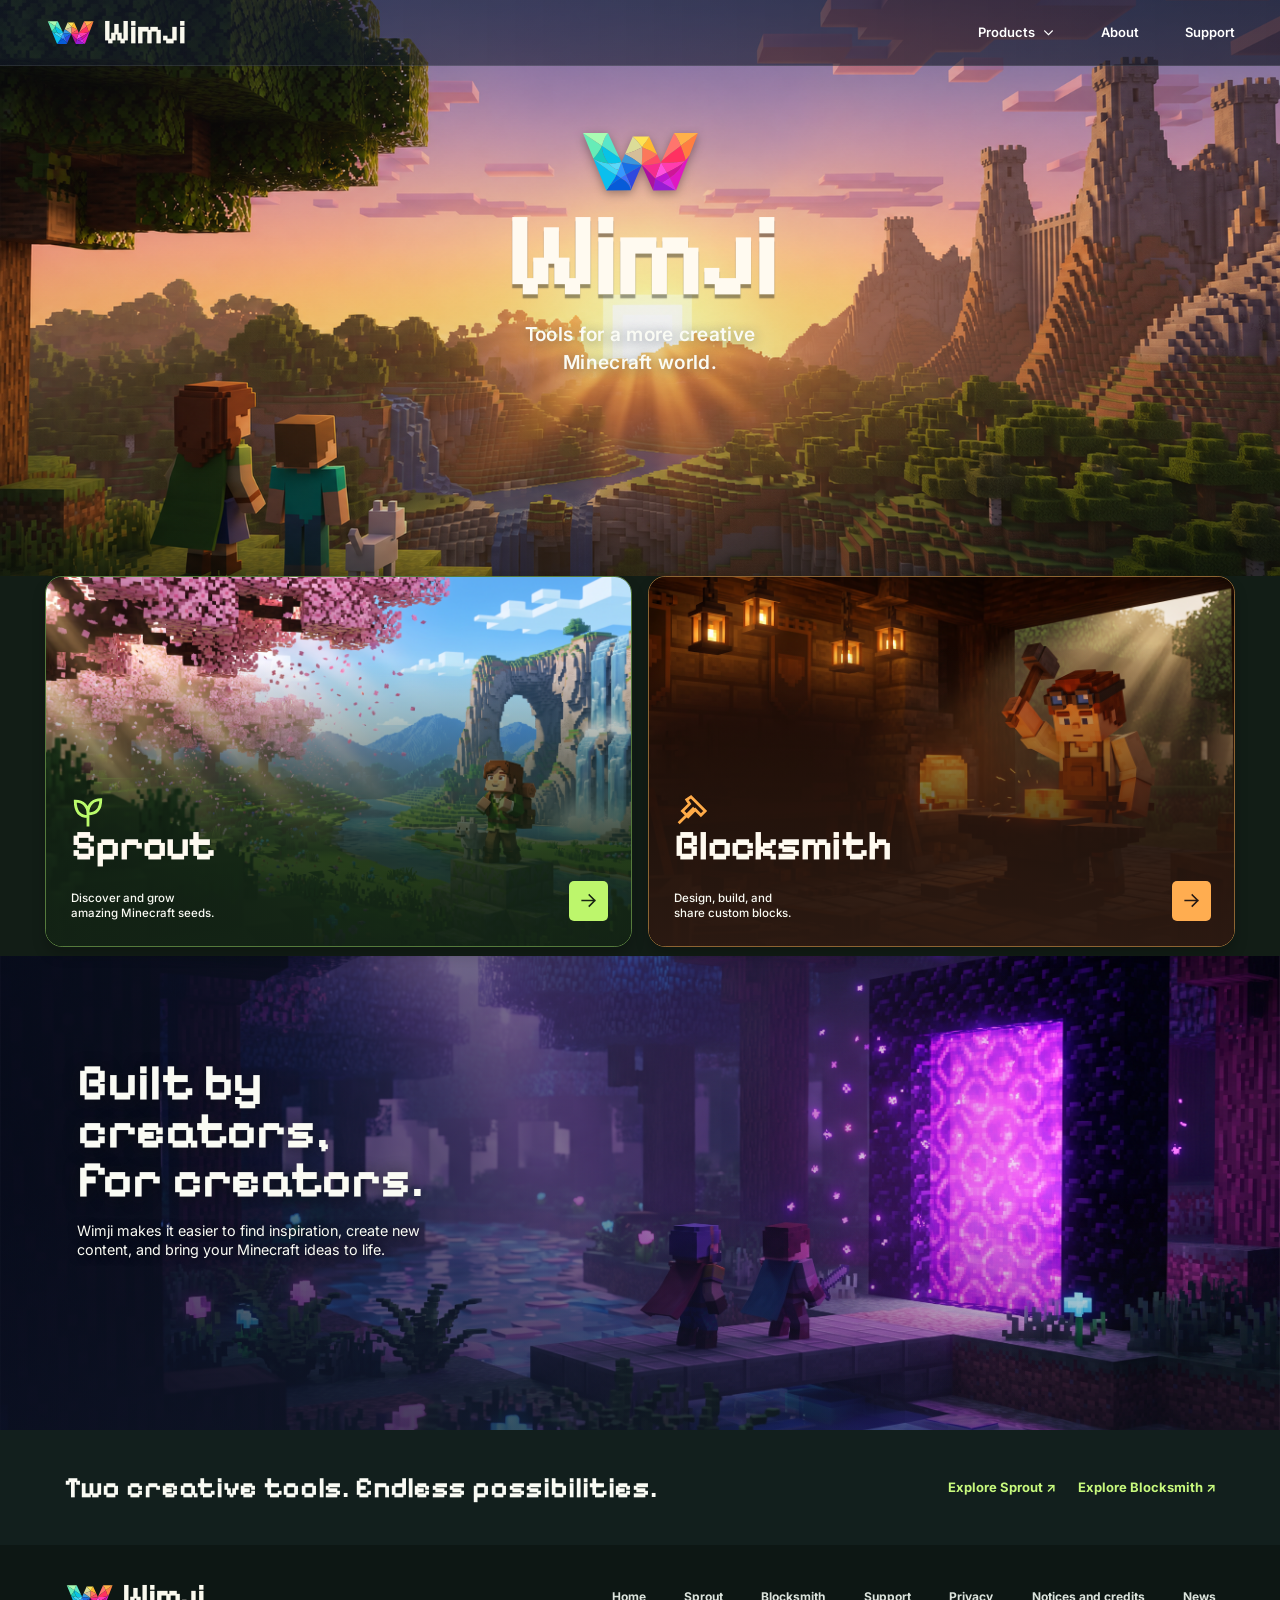
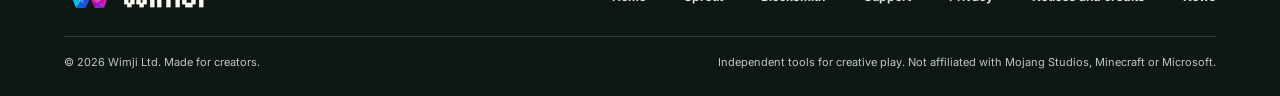
<file: index.html>
<!doctype html><html lang="en-GB"><head><meta charset="utf-8"><meta name="viewport" content="width=device-width, initial-scale=1"><meta name="theme-color" content="#121e26"><title>Wimji — Tools for a More Creative Minecraft World</title><meta name="description" content="Wimji builds creative tools for Minecraft players. Discover worlds with Sprout and design amazing creations with Blocksmith."><link rel="icon" href="assets/favicon.svg" type="image/svg+xml"><link rel="preconnect" href="https://fonts.googleapis.com"><link rel="preconnect" href="https://fonts.gstatic.com" crossorigin><link rel="stylesheet" href="styles.css?v=5fd6188743"><script src="components.js?v=4950b00b88" defer></script></head>
<body class="page-home"><a class="skip-link" href="#main">Skip to content</a><wimji-header page="home"></wimji-header><main id="main">
<section class="home-hero" aria-labelledby="home-title"><img class="fullbleed-media home-hero-image" src="assets/home-hero-clean.png" alt="Two blocky adventurers and a white wolf look across a breathtaking sunset valley with waterfalls and mountains" fetchpriority="high"><div class="hero-colorwash"></div><div class="home-hero-content"><img class="hero-logo" src="assets/wimji-logo.svg" width="611" height="348" alt="" aria-hidden="true"><h1 id="home-title">Wimji</h1><p>Tools for a more creative<br>Minecraft world.</p></div></section>
<section class="home-products" aria-label="Discover Wimji products"><div class="home-card-grid"><wimji-product-card product="seed"></wimji-product-card><wimji-product-card product="block"></wimji-product-card></div></section>
<section class="creator-section" id="about" aria-labelledby="creator-heading"><img src="assets/portal.png" class="fullbleed-media creator-image" alt="Three voxel adventurers stand before a glowing purple portal over a forest pond" loading="lazy"><div class="creator-overlay"></div><div class="creator-content on-scroll"><h2 id="creator-heading">Built by<br>creators,<br>for creators.</h2><p>Wimji makes it easier to find inspiration, create new content, and bring your Minecraft ideas to life.</p></div></section>
<section class="news-bar" id="news"><p>Two creative tools. Endless possibilities.</p><div><a href="sprout.html">Explore Sprout <span aria-hidden="true">↗</span></a><a href="blocksmith.html">Explore Blocksmith <span aria-hidden="true">↗</span></a></div></section></main><wimji-footer></wimji-footer><wimji-coming-soon></wimji-coming-soon></body></html>
</file>
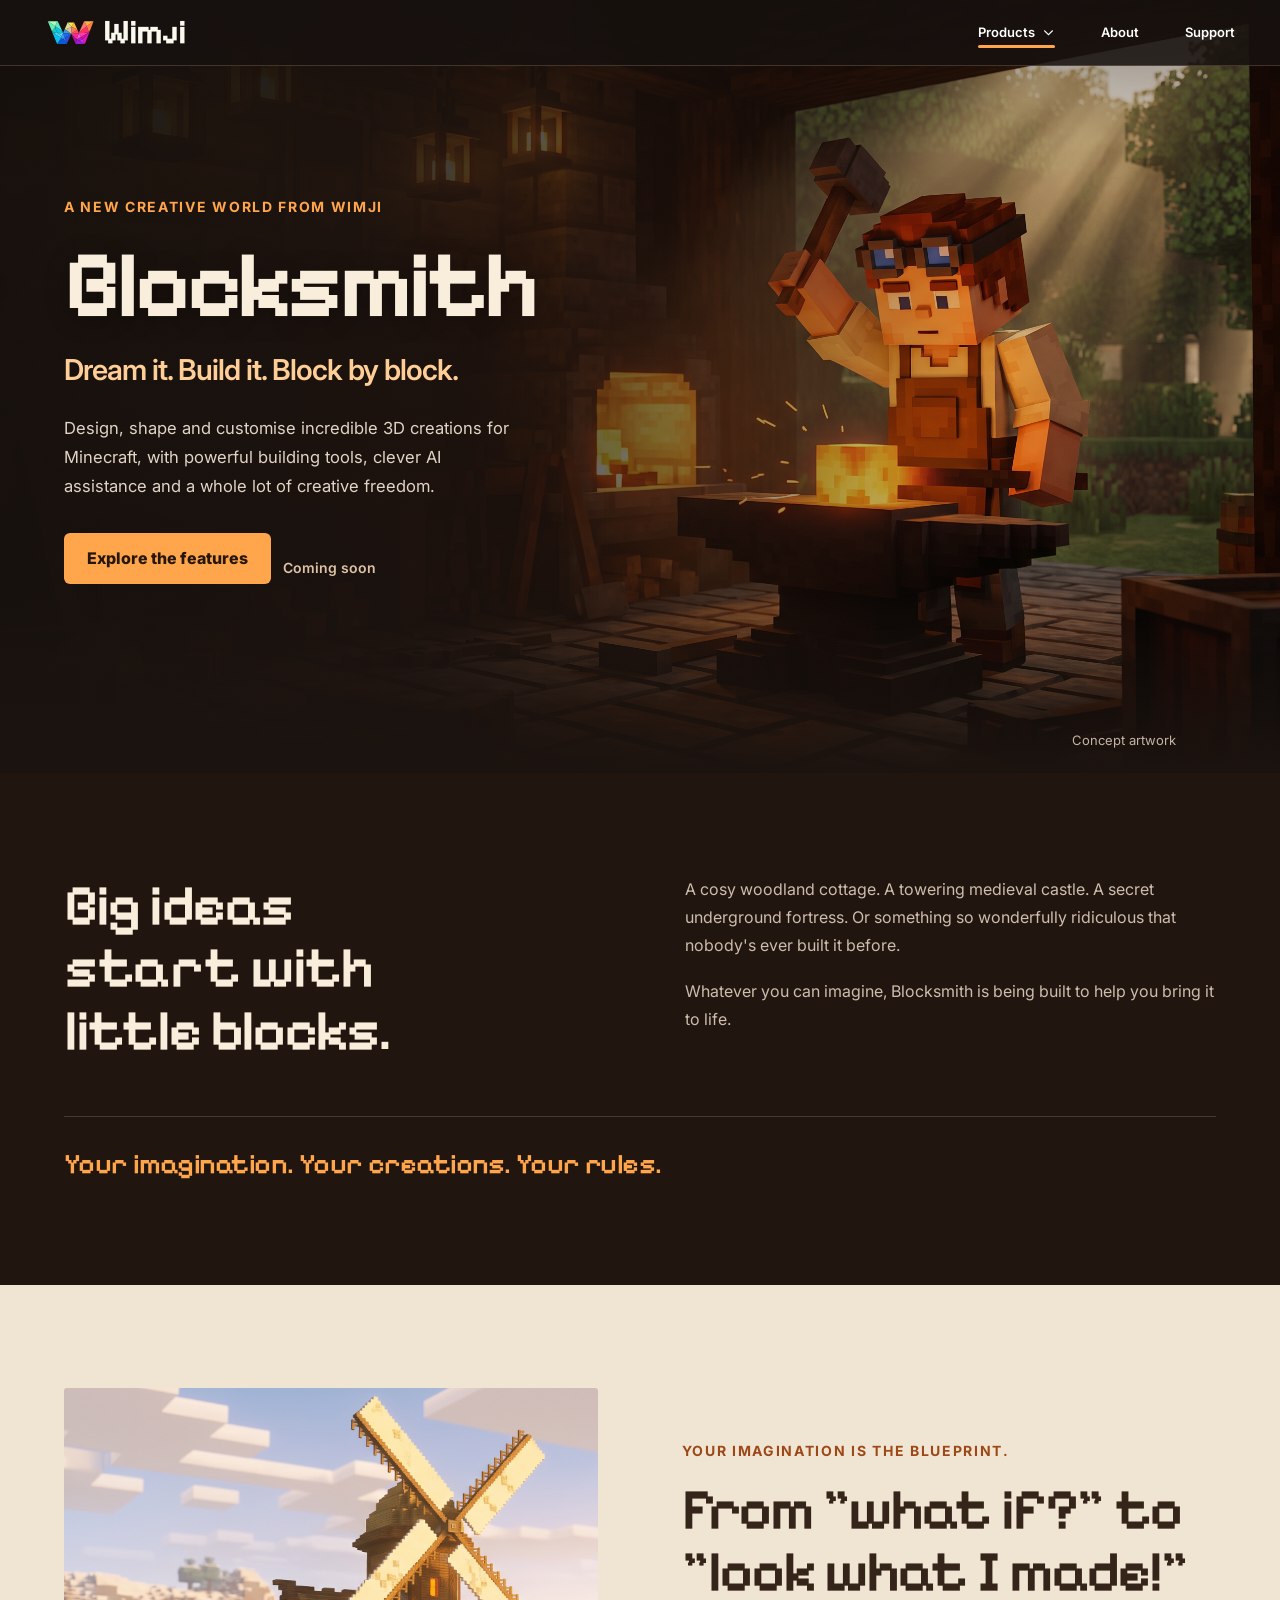
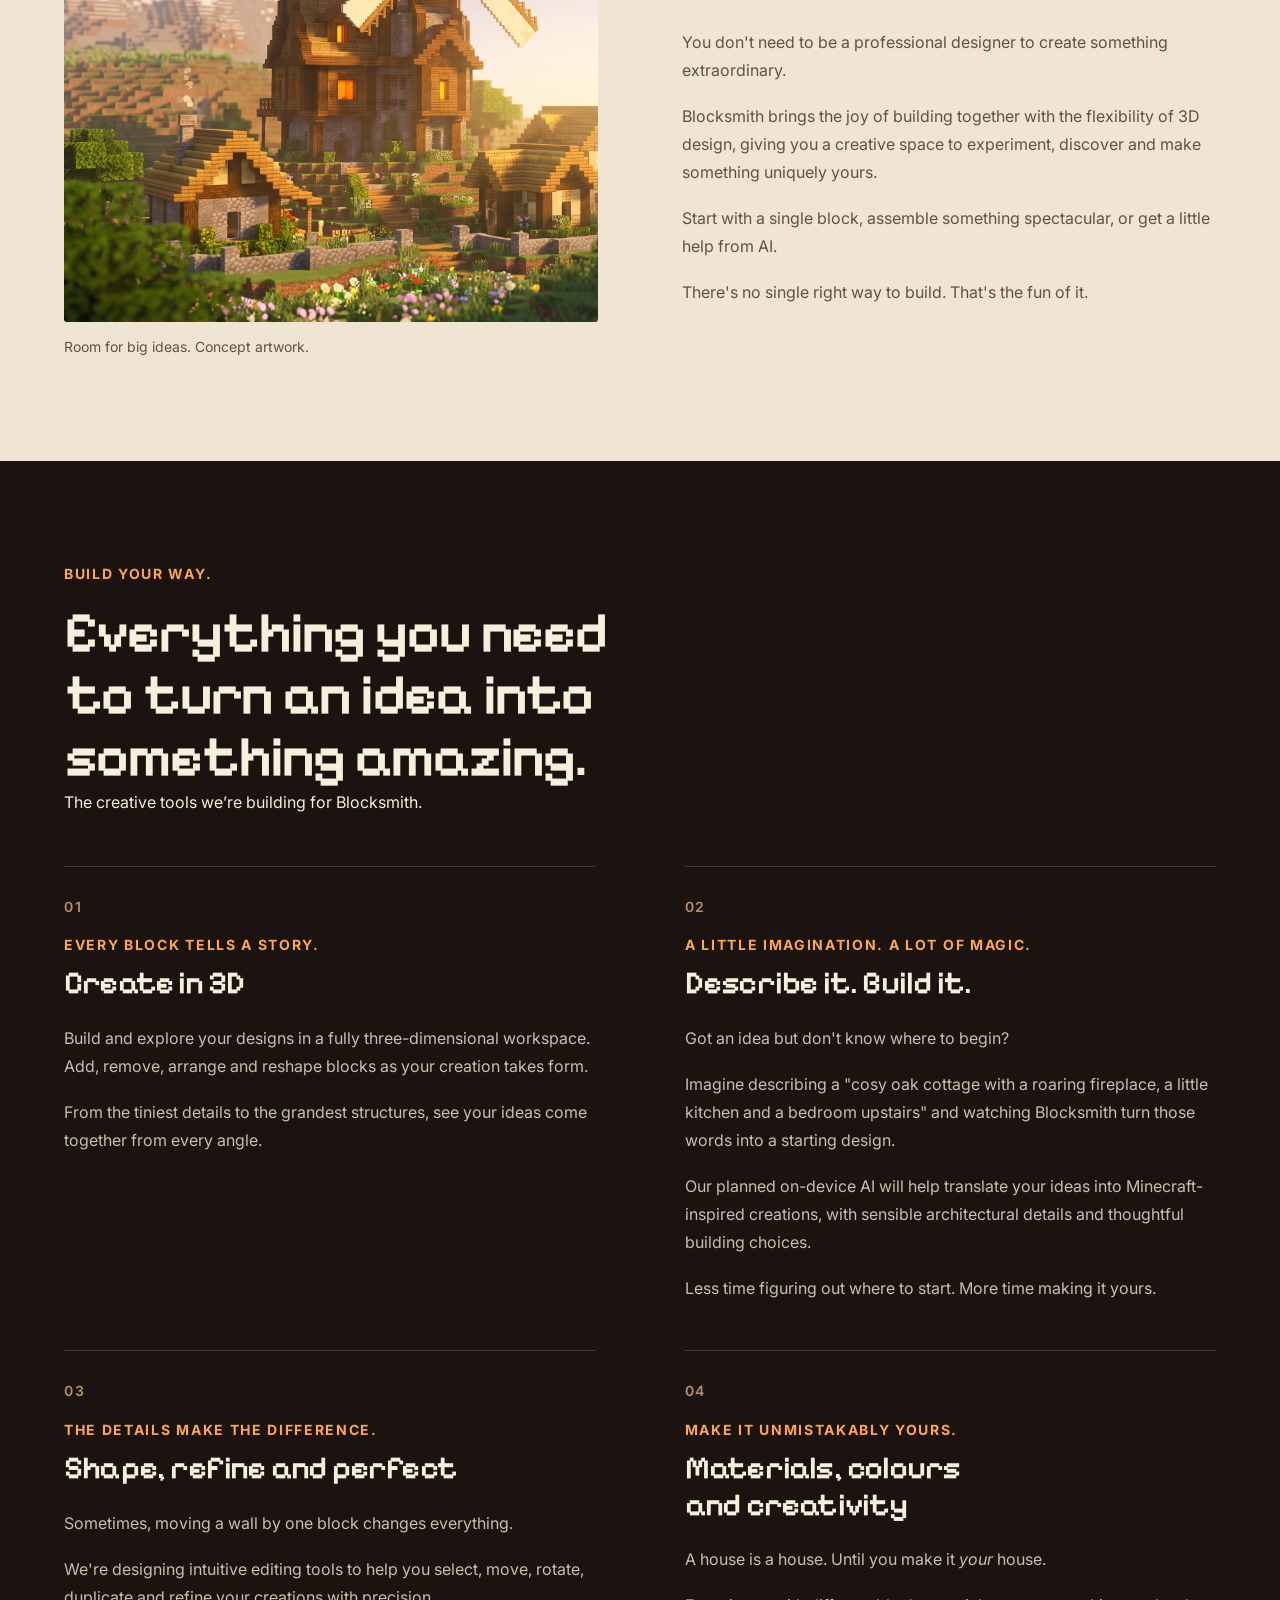
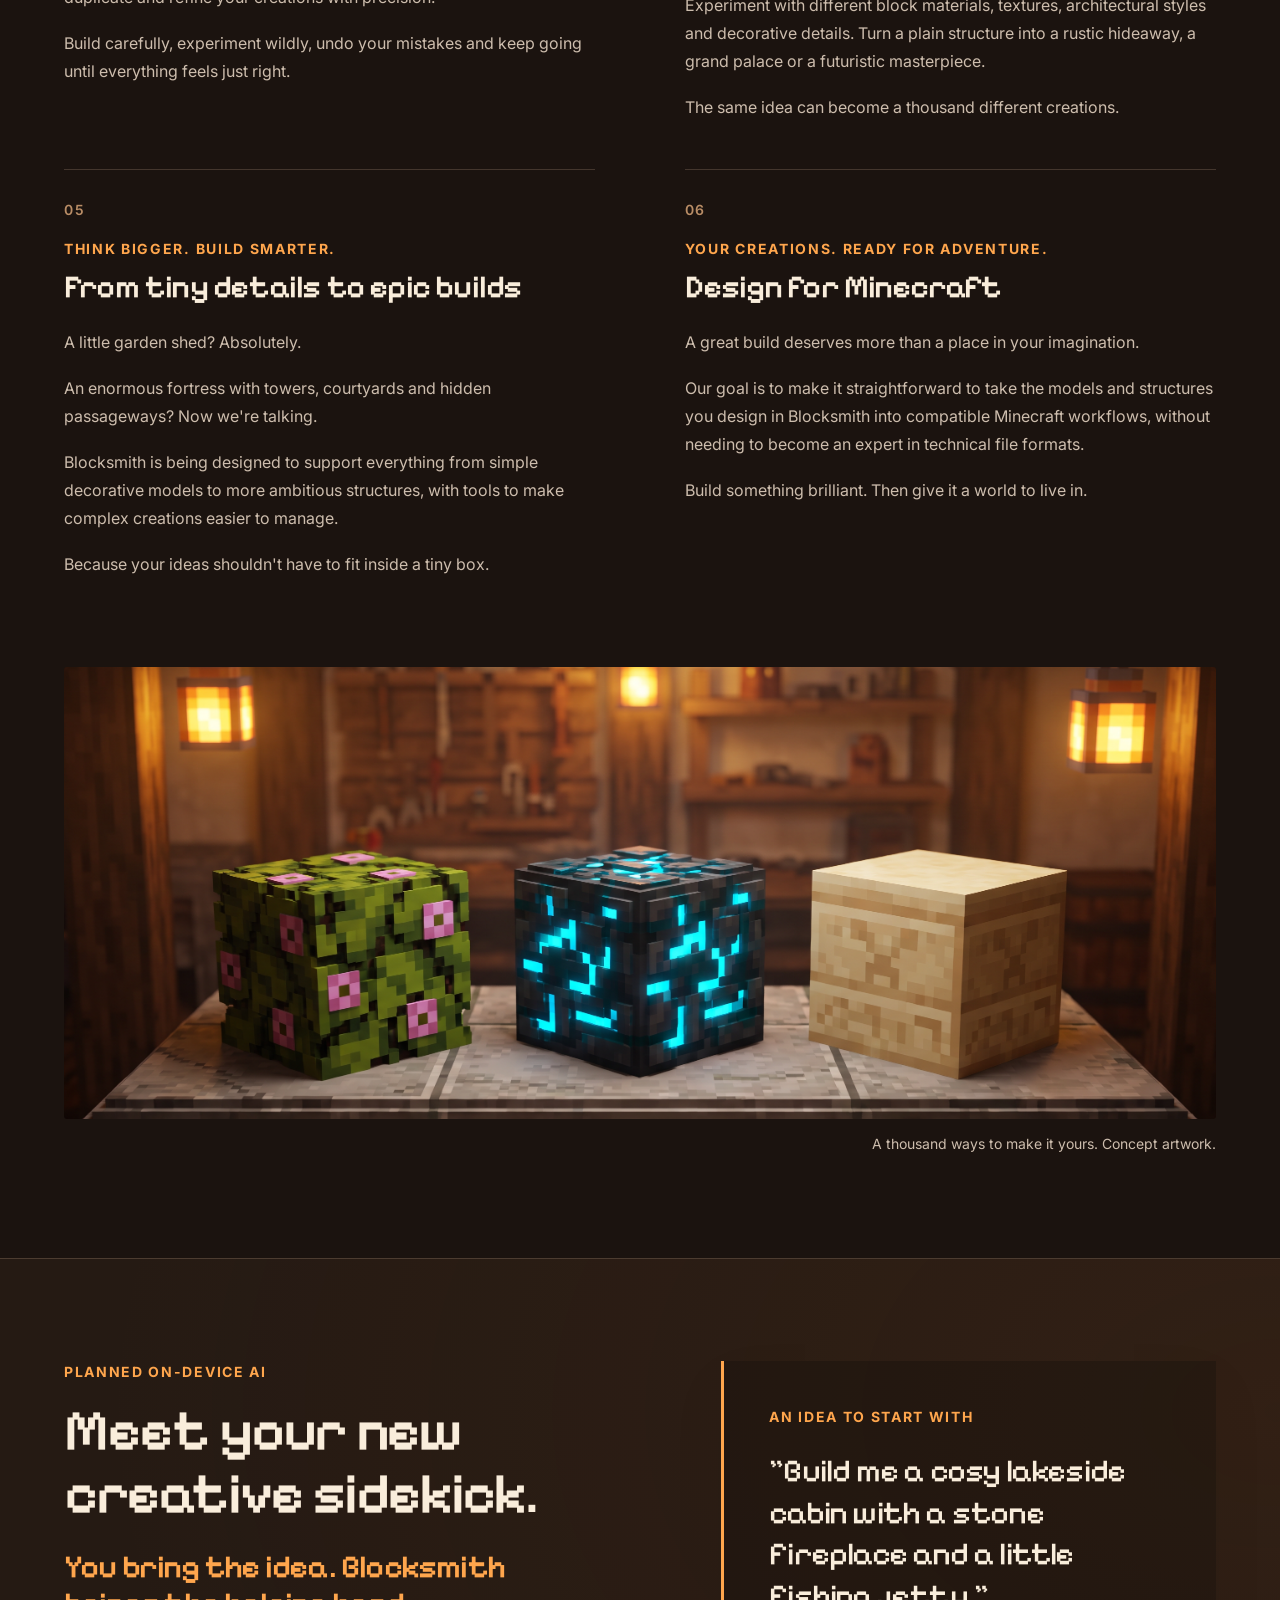
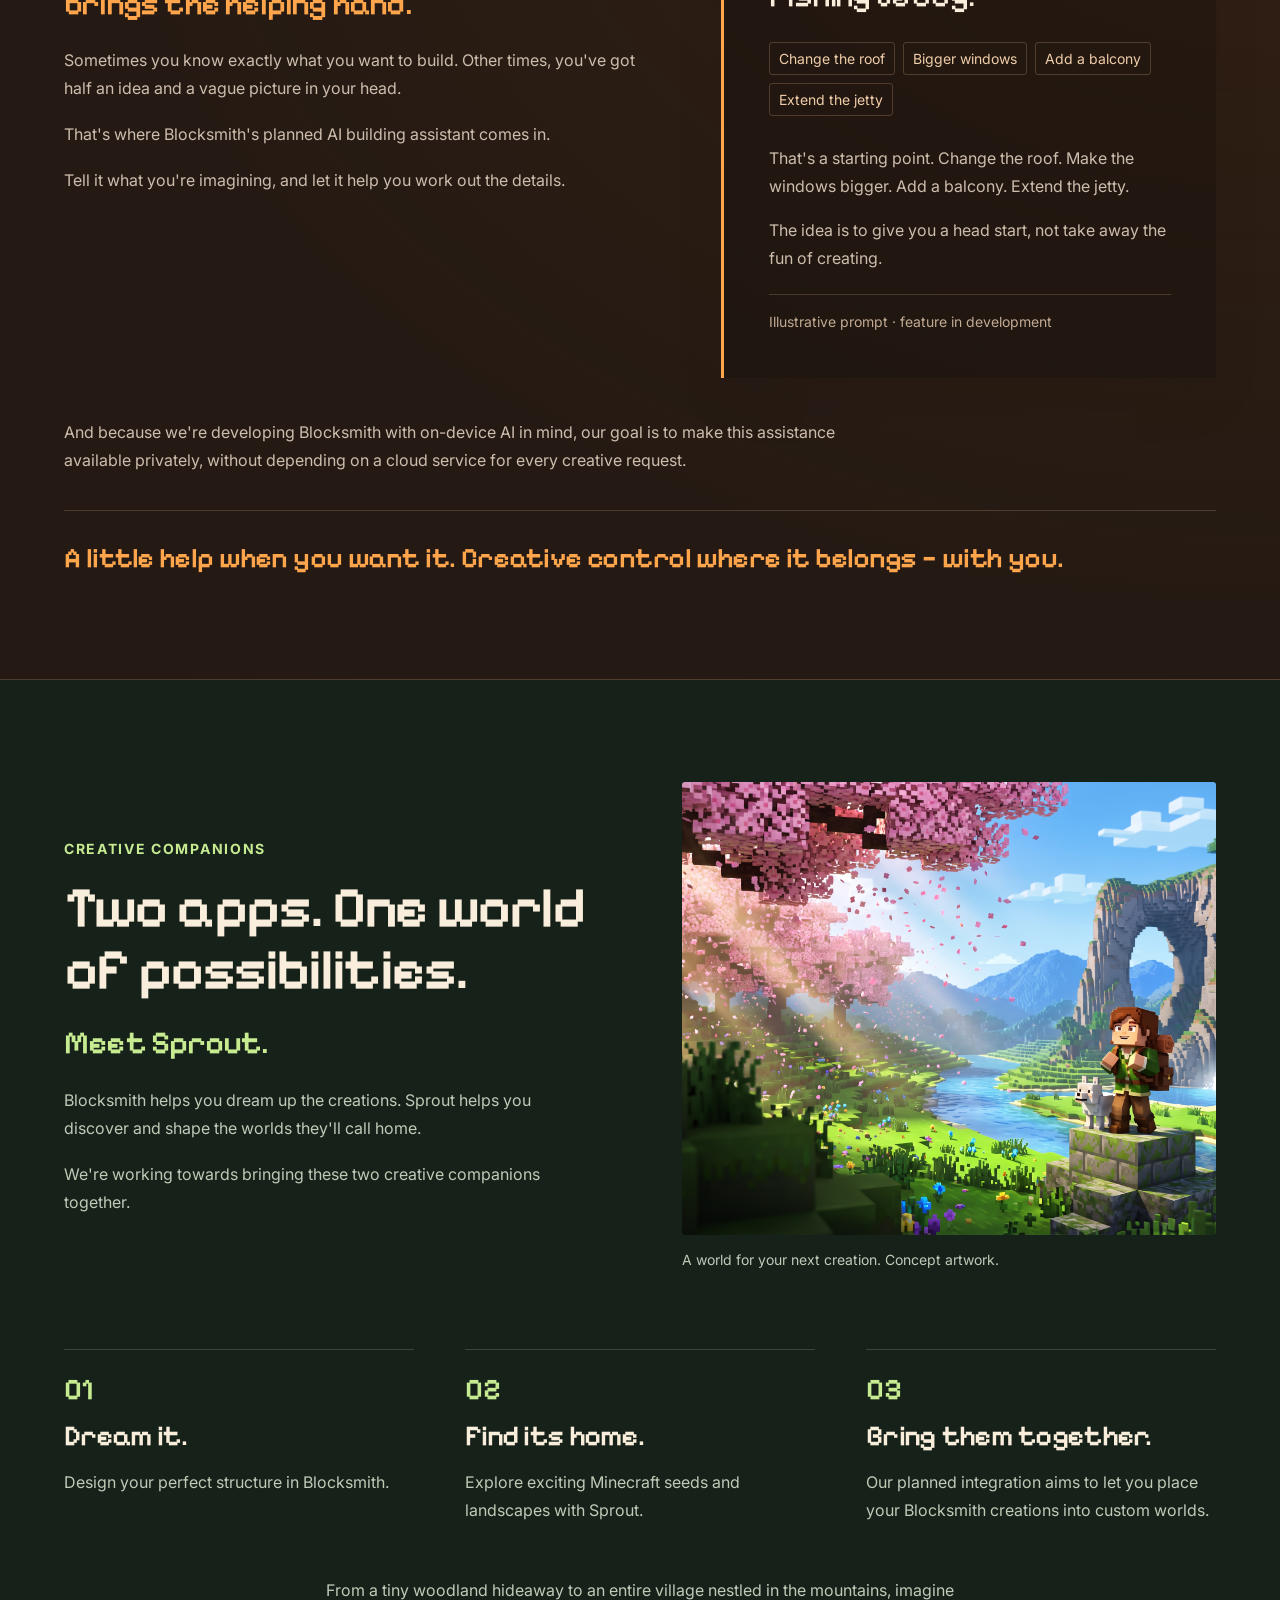
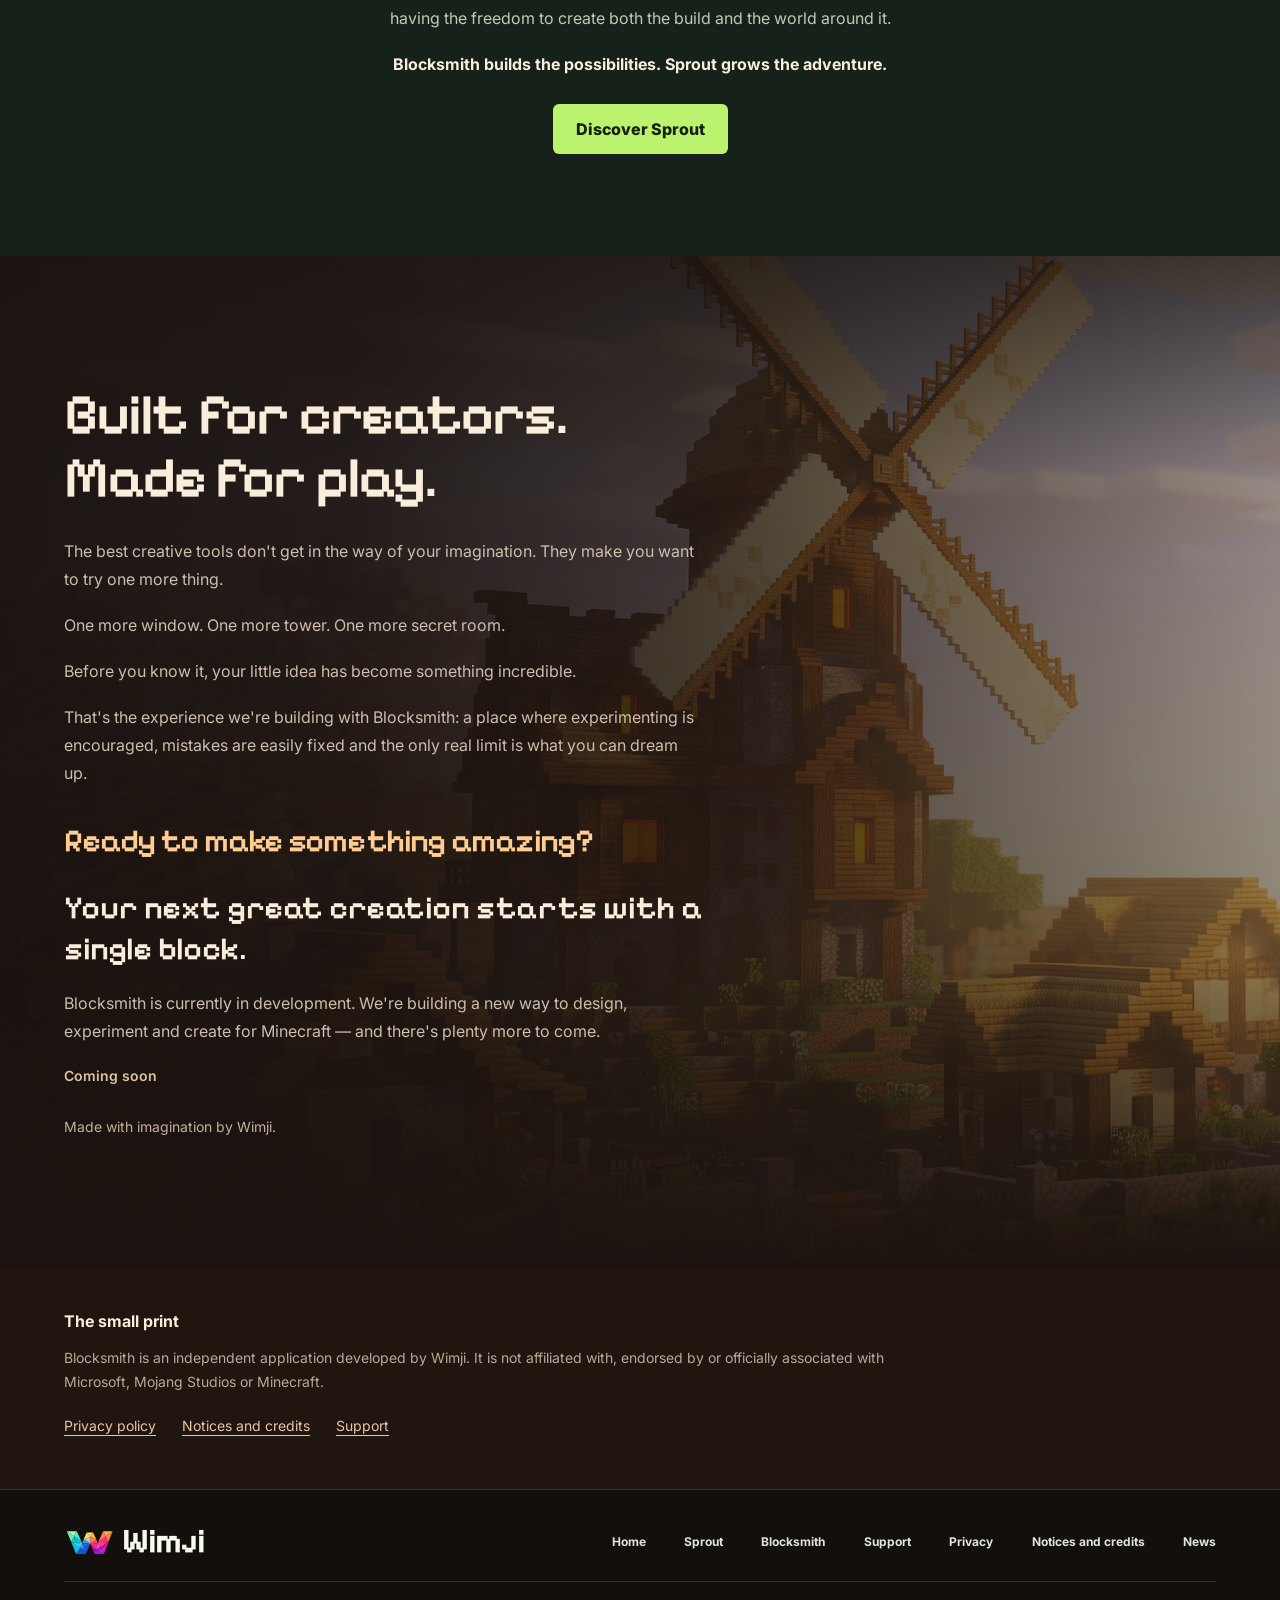
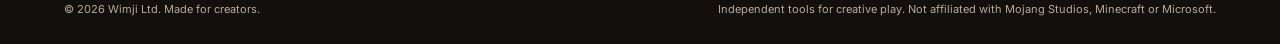
<file: blocksmith.html>
<!doctype html>
<html lang="en-GB">
<head>
  <meta charset="utf-8">
  <meta name="viewport" content="width=device-width, initial-scale=1">
  <meta name="theme-color" content="#24160e">
  <title>Blocksmith — Dream it. Build it. Block by block. | Wimji</title>
  <meta name="description" content="Big ideas start with little blocks. Meet Blocksmith, a new creative workspace for Minecraft with 3D building tools and planned on-device AI assistance. Coming soon from Wimji.">
  <link rel="icon" href="assets/favicon.svg" type="image/svg+xml">
  <link rel="preconnect" href="https://fonts.googleapis.com">
  <link rel="preconnect" href="https://fonts.gstatic.com" crossorigin>
  <link rel="stylesheet" href="styles.css?v=5fd6188743">
  <link rel="stylesheet" href="blocksmith.css?v=e45cf797fa">
  <script src="components.js?v=4950b00b88" defer></script>
</head>
<body class="page-block page-blocksmith">
  <a class="skip-link" href="#main">Skip to content</a>
  <wimji-header page="block"></wimji-header>
  <main id="main">
    <section class="bs-hero" aria-labelledby="blocksmith-title">
      <img class="bs-hero-art" src="assets/block-hero.png" alt="A builder at work in a glowing, lantern-lit voxel workshop" fetchpriority="high">
      <div class="bs-hero-shade"></div>
      <div class="bs-container bs-hero-inner"><div class="bs-hero-copy">
        <p class="bs-eyebrow">A new creative world from Wimji</p>
        <h1 id="blocksmith-title">Blocksmith</h1>
        <p class="bs-tagline">Dream it. Build it. Block by block.</p>
        <p class="bs-hero-description">Design, shape and customise incredible 3D creations for Minecraft, with powerful building tools, clever AI assistance and a whole lot of creative freedom.</p>
        <div class="bs-actions"><a class="btn btn-orange" href="#features">Explore the features</a><span class="bs-status">Coming soon</span></div>
      </div></div>
      <span class="bs-art-caption">Concept artwork</span>
    </section>

    <section class="bs-manifesto bs-container" aria-labelledby="big-ideas">
      <h2 id="big-ideas">Big ideas start with little blocks.</h2>
      <div class="bs-copy"><p>A cosy woodland cottage. A towering medieval castle. A secret underground fortress. Or something so wonderfully ridiculous that nobody's ever built it before.</p>
<p>Whatever you can imagine, Blocksmith is being built to help you bring it to life.</p></div>
      <p class="bs-signature">Your imagination. Your creations. Your rules.</p>
    </section>

    <section class="bs-section bs-blueprint" aria-labelledby="blueprint-title"><div class="bs-container bs-split">
      <figure class="bs-visual"><img src="assets/block-village.png" alt="A warm village of timber cottages and a windmill, imagined in blocks" loading="lazy"><figcaption>Room for big ideas. Concept artwork.</figcaption></figure>
      <div class="bs-copy"><p class="bs-eyebrow">Your imagination is the blueprint.</p><h2 id="blueprint-title">From &quot;what if?&quot; to &quot;look what I made!&quot;</h2><p>You don't need to be a professional designer to create something extraordinary.</p>
<p>Blocksmith brings the joy of building together with the flexibility of 3D design, giving you a creative space to experiment, discover and make something uniquely yours.</p>
<p>Start with a single block, assemble something spectacular, or get a little help from AI.</p>
<p>There's no single right way to build. That's the fun of it.</p></div>
    </div></section>

    <section class="bs-section bs-features" id="features" aria-labelledby="features-title"><div class="bs-container">
      <header class="bs-section-heading"><p class="bs-eyebrow">Build your way.</p><h2 id="features-title">Everything you need to turn an idea into something amazing.</h2><p>The creative tools we’re building for Blocksmith.</p></header>
      <div class="bs-feature-grid"><article class="bs-feature"><span class="bs-feature-number" aria-hidden="true">01</span><p class="bs-feature-kicker">Every block tells a story.</p><h3>Create in 3D</h3><p>Build and explore your designs in a fully three-dimensional workspace. Add, remove, arrange and reshape blocks as your creation takes form.</p>
<p>From the tiniest details to the grandest structures, see your ideas come together from every angle.</p></article><article class="bs-feature"><span class="bs-feature-number" aria-hidden="true">02</span><p class="bs-feature-kicker">A little imagination. A lot of magic.</p><h3>Describe it. Build it.</h3><p>Got an idea but don't know where to begin?</p>
<p>Imagine describing a "cosy oak cottage with a roaring fireplace, a little kitchen and a bedroom upstairs" and watching Blocksmith turn those words into a starting design.</p>
<p>Our planned on-device AI will help translate your ideas into Minecraft-inspired creations, with sensible architectural details and thoughtful building choices.</p>
<p>Less time figuring out where to start. More time making it yours.</p></article><article class="bs-feature"><span class="bs-feature-number" aria-hidden="true">03</span><p class="bs-feature-kicker">The details make the difference.</p><h3>Shape, refine and perfect</h3><p>Sometimes, moving a wall by one block changes everything.</p>
<p>We're designing intuitive editing tools to help you select, move, rotate, duplicate and refine your creations with precision.</p>
<p>Build carefully, experiment wildly, undo your mistakes and keep going until everything feels just right.</p></article><article class="bs-feature"><span class="bs-feature-number" aria-hidden="true">04</span><p class="bs-feature-kicker">Make it unmistakably yours.</p><h3>Materials, colours and creativity</h3><p>A house is a house. Until you make it <em>your</em> house.</p>
<p>Experiment with different block materials, textures, architectural styles and decorative details. Turn a plain structure into a rustic hideaway, a grand palace or a futuristic masterpiece.</p>
<p>The same idea can become a thousand different creations.</p></article><article class="bs-feature"><span class="bs-feature-number" aria-hidden="true">05</span><p class="bs-feature-kicker">Think bigger. Build smarter.</p><h3>From tiny details to epic builds</h3><p>A little garden shed? Absolutely.</p>
<p>An enormous fortress with towers, courtyards and hidden passageways? Now we're talking.</p>
<p>Blocksmith is being designed to support everything from simple decorative models to more ambitious structures, with tools to make complex creations easier to manage.</p>
<p>Because your ideas shouldn't have to fit inside a tiny box.</p></article><article class="bs-feature"><span class="bs-feature-number" aria-hidden="true">06</span><p class="bs-feature-kicker">Your creations. Ready for adventure.</p><h3>Design for Minecraft</h3><p>A great build deserves more than a place in your imagination.</p>
<p>Our goal is to make it straightforward to take the models and structures you design in Blocksmith into compatible Minecraft workflows, without needing to become an expert in technical file formats.</p>
<p>Build something brilliant. Then give it a world to live in.</p></article></div>
      <figure class="bs-material-strip"><img src="assets/block-cubes.png" alt="Three imagined block materials: flowering moss, glowing blue mineral and carved sandstone" loading="lazy"><figcaption>A thousand ways to make it yours. Concept artwork.</figcaption></figure>
    </div></section>

    <section class="bs-section bs-assistant" aria-labelledby="assistant-title"><div class="bs-container">
      <div class="bs-assistant-grid">
        <div class="bs-copy"><p class="bs-eyebrow">Planned on-device AI</p><h2 id="assistant-title">Meet your new creative sidekick.</h2><h3>You bring the idea. Blocksmith brings the helping hand.</h3><p>Sometimes you know exactly what you want to build. Other times, you've got half an idea and a vague picture in your head.</p>
<p>That's where Blocksmith's planned AI building assistant comes in.</p>
<p>Tell it what you're imagining, and let it help you work out the details.</p></div>
        <aside class="bs-prompt" aria-label="Illustrative prompt for the planned AI assistant">
          <p class="bs-prompt-label">An idea to start with</p>
          <blockquote>&quot;Build me a cosy lakeside cabin with a stone fireplace and a little fishing jetty.&quot;</blockquote>
          <div class="bs-refinements" aria-hidden="true"><span>Change the roof</span><span>Bigger windows</span><span>Add a balcony</span><span>Extend the jetty</span></div>
          <p>That's a starting point. Change the roof. Make the windows bigger. Add a balcony. Extend the jetty.</p>
<p>The idea is to give you a head start, not take away the fun of creating.</p>
          <small>Illustrative prompt · feature in development</small>
        </aside>
      </div>
      <p class="bs-assistant-note">And because we're developing Blocksmith with on-device AI in mind, our goal is to make this assistance available privately, without depending on a cloud service for every creative request.</p><p class="bs-signature">A little help when you want it. Creative control where it belongs — with you.</p>
    </div></section>

    <section class="bs-section bs-sprout" aria-labelledby="sprout-title"><div class="bs-container">
      <div class="bs-split">
        <div class="bs-copy"><p class="bs-eyebrow">Creative companions</p><h2 id="sprout-title">Two apps. One world of possibilities.</h2><h3>Meet Sprout.</h3><p>Blocksmith helps you dream up the creations. Sprout helps you discover and shape the worlds they'll call home.</p>
<p>We're working towards bringing these two creative companions together.</p></div>
        <figure class="bs-visual"><img src="assets/seed-hero.png" alt="A flowering voxel valley with cherry trees, waterfalls, an explorer and a white wolf" loading="lazy"><figcaption>A world for your next creation. Concept artwork.</figcaption></figure>
      </div>
      <ol class="bs-steps"><li><span class="bs-step-number" aria-hidden="true">01</span><h3>Dream it.</h3><p>Design your perfect structure in Blocksmith.</p></li><li><span class="bs-step-number" aria-hidden="true">02</span><h3>Find its home.</h3><p>Explore exciting Minecraft seeds and landscapes with Sprout.</p></li><li><span class="bs-step-number" aria-hidden="true">03</span><h3>Bring them together.</h3><p>Our planned integration aims to let you place your Blocksmith creations into custom worlds.</p></li></ol>
      <div class="bs-copy bs-sprout-close"><p>From a tiny woodland hideaway to an entire village nestled in the mountains, imagine having the freedom to create both the build and the world around it.</p>
<p><strong>Blocksmith builds the possibilities. Sprout grows the adventure.</strong></p><a class="btn btn-lime" href="sprout.html">Discover Sprout</a></div>
    </div></section>

    <section class="bs-section bs-finale" aria-labelledby="finale-title">
      <img class="bs-finale-art" src="assets/block-village.png" alt="" loading="lazy">
      <div class="bs-container"><div class="bs-finale-copy">
        <h2 id="finale-title">Built for creators. Made for play.</h2><p>The best creative tools don't get in the way of your imagination. They make you want to try one more thing.</p>
<p>One more window. One more tower. One more secret room.</p>
<p>Before you know it, your little idea has become something incredible.</p>
<p>That's the experience we're building with Blocksmith: a place where experimenting is encouraged, mistakes are easily fixed and the only real limit is what you can dream up.</p><h3>Ready to make something amazing?</h3><p class="bs-closing-line">Your next great creation starts with a single block.</p><p>Blocksmith is currently in development. We're building a new way to design, experiment and create for Minecraft — and there's plenty more to come.</p>
        <span class="bs-status">Coming soon</span><p class="bs-made-by">Made with imagination by Wimji.</p>
      </div></div>
    </section>

    <section class="bs-smallprint bs-container" aria-labelledby="smallprint-title">
      <h2 id="smallprint-title">The small print</h2><p>Blocksmith is an independent application developed by Wimji. It is not affiliated with, endorsed by or officially associated with Microsoft, Mojang Studios or Minecraft.</p>
      <div class="bs-legal-links"><a href="privacy.html">Privacy policy</a><a href="notices.html">Notices and credits</a><a href="support.html">Support</a></div>
    </section>
  </main>
  <wimji-footer></wimji-footer>
</body>
</html>
</file>
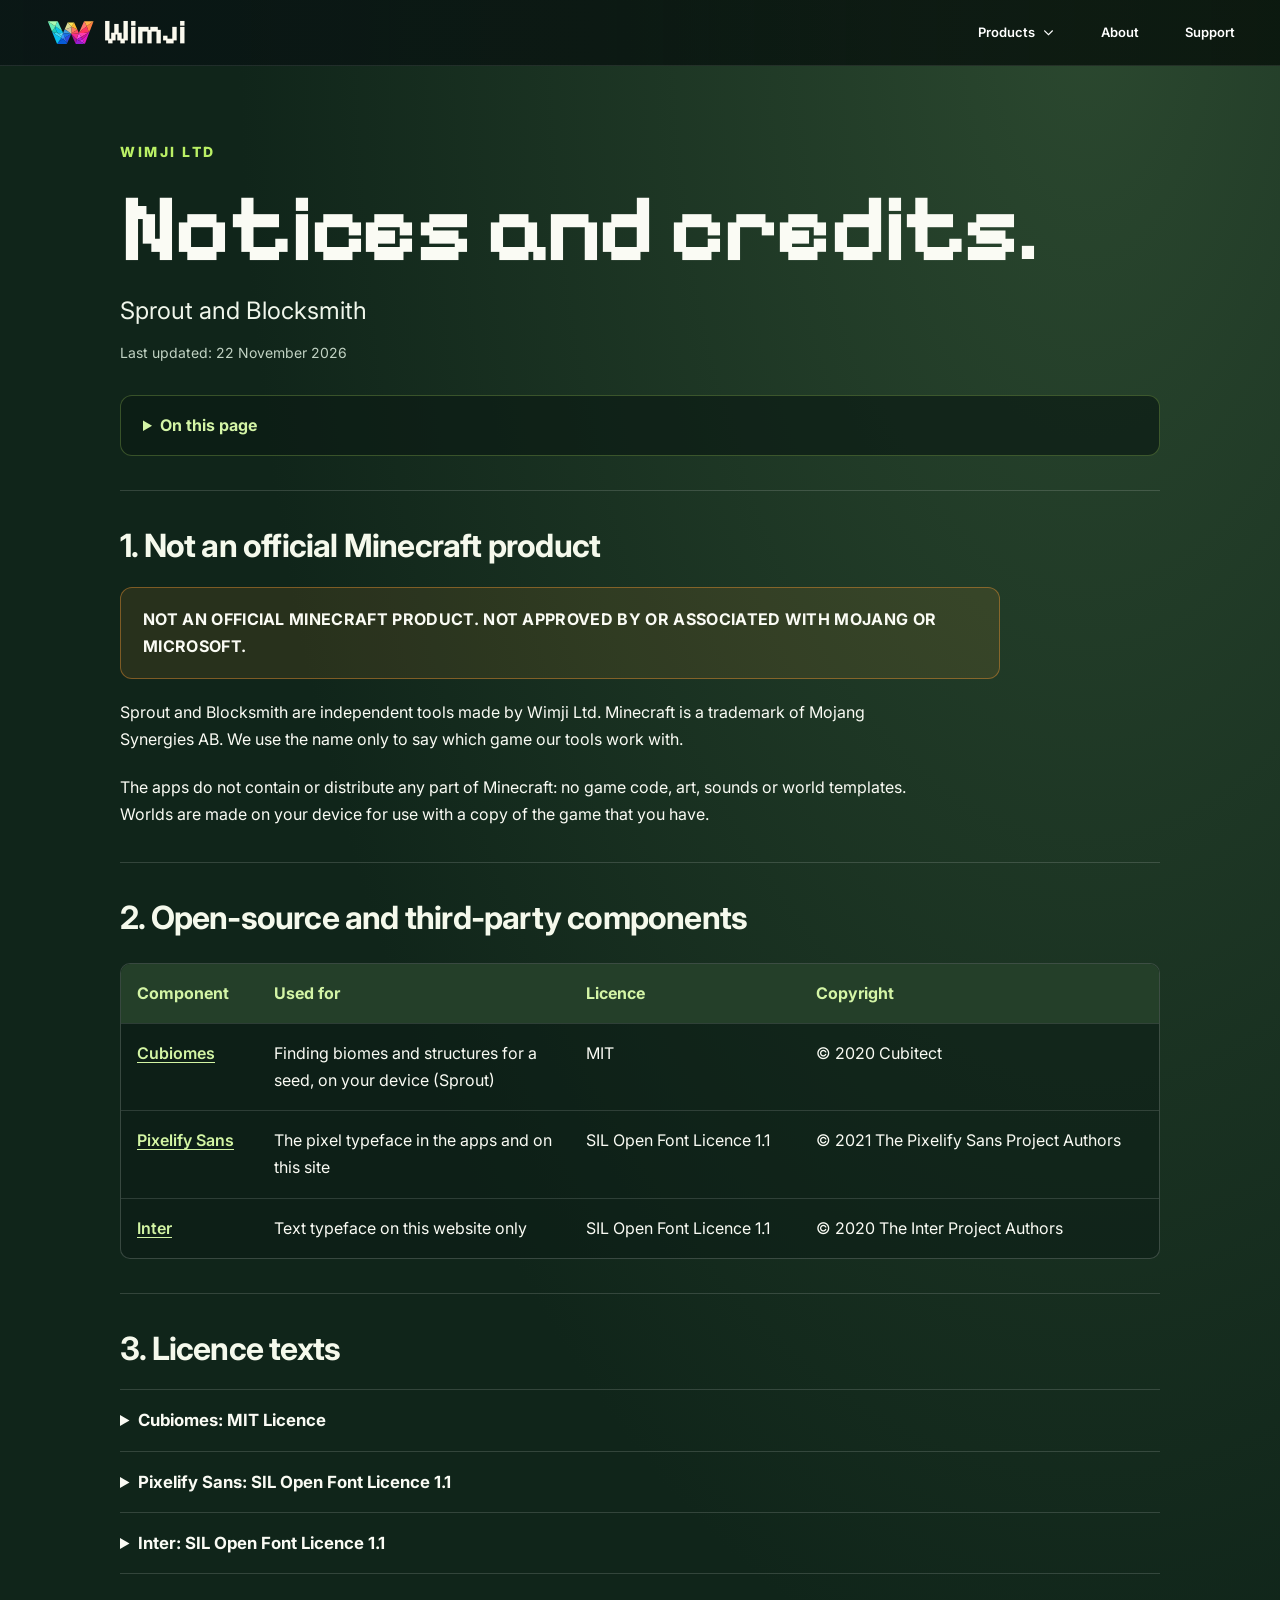
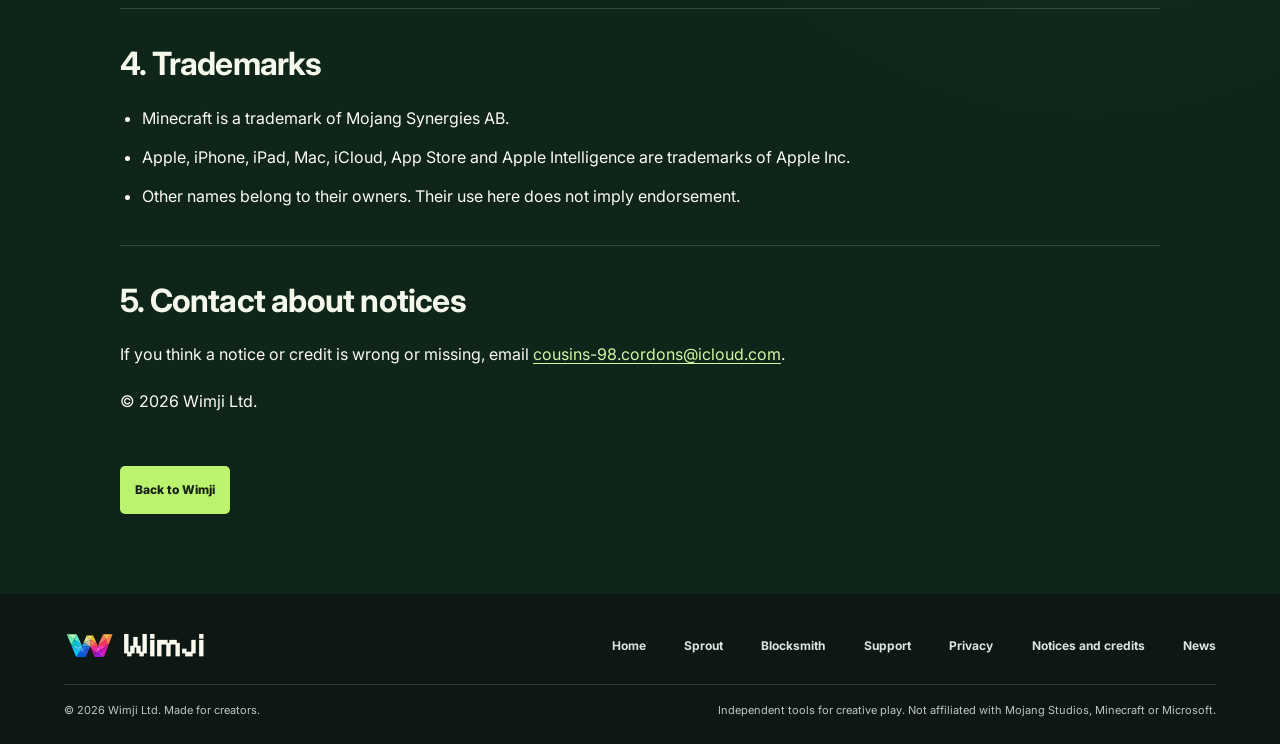
<file: notices.html>
<!doctype html>
<html lang="en-GB">
<head>
  <meta charset="utf-8">
  <meta name="viewport" content="width=device-width, initial-scale=1">
  <title>Notices and credits | Wimji</title>
  <meta name="description" content="Legal notices, trademarks and open-source credits for Sprout and Blocksmith.">
  <meta name="theme-color" content="#13251b">
  <link rel="icon" href="assets/favicon.svg" type="image/svg+xml">
  <link rel="stylesheet" href="styles.css?v=5fd6188743">
  <script src="components.js?v=4950b00b88" defer></script>
</head>
<body class="page-privacy page-notices">
  <a class="skip-link" href="#main">Skip to content</a>
  <wimji-header page="notices"></wimji-header>
  <main id="main" class="privacy-content">
    <div class="privacy-content-inner">
      <header class="policy-header">
        <span class="privacy-eyebrow">WIMJI LTD</span>
        <h1>Notices and credits.</h1>
        <p class="policy-subtitle">Sprout and Blocksmith</p>
        <p class="policy-updated">Last updated: <time datetime="2026-11-22">22 November 2026</time></p>
      </header>

      <nav class="policy-contents" aria-label="Notices contents">
        <details>
          <summary>On this page</summary>
          <ol>
            <li><a href="#minecraft">Not an official Minecraft product</a></li>
            <li><a href="#components">Open-source and third-party components</a></li>
            <li><a href="#licences">Licence texts</a></li>
            <li><a href="#trademarks">Trademarks</a></li>
            <li><a href="#contact">Contact about notices</a></li>
          </ol>
        </details>
      </nav>

      <article class="policy-body" aria-label="Notices and credits">
        <section class="policy-section" id="minecraft" aria-labelledby="h-mc">
          <h2 id="h-mc">1. Not an official Minecraft product</h2>
          <p class="legal-box">NOT AN OFFICIAL MINECRAFT PRODUCT. NOT APPROVED BY OR ASSOCIATED WITH MOJANG OR MICROSOFT.</p>
          <p>Sprout and Blocksmith are independent tools made by Wimji Ltd. Minecraft is a trademark of Mojang Synergies AB. We use the name only to say which game our tools work with.</p>
          <p>The apps do not contain or distribute any part of Minecraft: no game code, art, sounds or world templates. Worlds are made on your device for use with a copy of the game that you have.</p>
        </section>

        <section class="policy-section" id="components" aria-labelledby="h-components">
          <h2 id="h-components">2. Open-source and third-party components</h2>
          <div class="policy-table-wrap" role="region" tabindex="0" aria-label="Open-source and third-party component credits">
            <table class="policy-table">
              <thead><tr><th scope="col">Component</th><th scope="col">Used for</th><th scope="col">Licence</th><th scope="col">Copyright</th></tr></thead>
              <tbody>
                <tr><th scope="row"><a href="https://github.com/Cubitect/cubiomes">Cubiomes</a></th><td>Finding biomes and structures for a seed, on your device (Sprout)</td><td>MIT</td><td>&copy; 2020 Cubitect</td></tr>
                <tr><th scope="row"><a href="https://github.com/eifetx/Pixelify-Sans">Pixelify Sans</a></th><td>The pixel typeface in the apps and on this site</td><td>SIL Open Font Licence 1.1</td><td>&copy; 2021 The Pixelify Sans Project Authors</td></tr>
                <tr><th scope="row"><a href="https://rsms.me/inter/">Inter</a></th><td>Text typeface on this website only</td><td>SIL Open Font Licence 1.1</td><td>&copy; 2020 The Inter Project Authors</td></tr>
              </tbody>
            </table>
          </div>
        </section>

        <section class="policy-section" id="licences" aria-labelledby="h-licences">
          <h2 id="h-licences">3. Licence texts</h2>
          <div class="faq">
            <details>
              <summary>Cubiomes: MIT Licence</summary>
              <p><a href="https://github.com/Cubitect/cubiomes/blob/master/LICENSE">Cubiomes licence source</a></p>
              <pre class="licence-text">MIT License

Copyright (c) 2020 Cubitect

Permission is hereby granted, free of charge, to any person obtaining a copy
of this software and associated documentation files (the &quot;Software&quot;), to deal
in the Software without restriction, including without limitation the rights
to use, copy, modify, merge, publish, distribute, sublicense, and/or sell
copies of the Software, and to permit persons to whom the Software is
furnished to do so, subject to the following conditions:

The above copyright notice and this permission notice shall be included in all
copies or substantial portions of the Software.

THE SOFTWARE IS PROVIDED &quot;AS IS&quot;, WITHOUT WARRANTY OF ANY KIND, EXPRESS OR
IMPLIED, INCLUDING BUT NOT LIMITED TO THE WARRANTIES OF MERCHANTABILITY,
FITNESS FOR A PARTICULAR PURPOSE AND NONINFRINGEMENT. IN NO EVENT SHALL THE
AUTHORS OR COPYRIGHT HOLDERS BE LIABLE FOR ANY CLAIM, DAMAGES OR OTHER
LIABILITY, WHETHER IN AN ACTION OF CONTRACT, TORT OR OTHERWISE, ARISING FROM,
OUT OF OR IN CONNECTION WITH THE SOFTWARE OR THE USE OR OTHER DEALINGS IN THE
SOFTWARE.</pre>
            </details>
            <details>
              <summary>Pixelify Sans: SIL Open Font Licence 1.1</summary>
              <p><a href="https://github.com/eifetx/Pixelify-Sans/blob/main/OFL.txt">Pixelify Sans licence source</a></p>
              <pre class="licence-text">Copyright 2021 The Pixelify Sans Project Authors (https://github.com/eifetx/Pixelify-Sans)

This Font Software is licensed under the SIL Open Font License, Version 1.1.
This license is copied below, and is also available with a FAQ at:
https://openfontlicense.org


-----------------------------------------------------------
SIL OPEN FONT LICENSE Version 1.1 - 26 February 2007
-----------------------------------------------------------

PREAMBLE
The goals of the Open Font License (OFL) are to stimulate worldwide
development of collaborative font projects, to support the font creation
efforts of academic and linguistic communities, and to provide a free and
open framework in which fonts may be shared and improved in partnership
with others.

The OFL allows the licensed fonts to be used, studied, modified and
redistributed freely as long as they are not sold by themselves. The
fonts, including any derivative works, can be bundled, embedded, 
redistributed and/or sold with any software provided that any reserved
names are not used by derivative works. The fonts and derivatives,
however, cannot be released under any other type of license. The
requirement for fonts to remain under this license does not apply
to any document created using the fonts or their derivatives.

DEFINITIONS
&quot;Font Software&quot; refers to the set of files released by the Copyright
Holder(s) under this license and clearly marked as such. This may
include source files, build scripts and documentation.

&quot;Reserved Font Name&quot; refers to any names specified as such after the
copyright statement(s).

&quot;Original Version&quot; refers to the collection of Font Software components as
distributed by the Copyright Holder(s).

&quot;Modified Version&quot; refers to any derivative made by adding to, deleting,
or substituting -- in part or in whole -- any of the components of the
Original Version, by changing formats or by porting the Font Software to a
new environment.

&quot;Author&quot; refers to any designer, engineer, programmer, technical
writer or other person who contributed to the Font Software.

PERMISSION &amp; CONDITIONS
Permission is hereby granted, free of charge, to any person obtaining
a copy of the Font Software, to use, study, copy, merge, embed, modify,
redistribute, and sell modified and unmodified copies of the Font
Software, subject to the following conditions:

1) Neither the Font Software nor any of its individual components,
in Original or Modified Versions, may be sold by itself.

2) Original or Modified Versions of the Font Software may be bundled,
redistributed and/or sold with any software, provided that each copy
contains the above copyright notice and this license. These can be
included either as stand-alone text files, human-readable headers or
in the appropriate machine-readable metadata fields within text or
binary files as long as those fields can be easily viewed by the user.

3) No Modified Version of the Font Software may use the Reserved Font
Name(s) unless explicit written permission is granted by the corresponding
Copyright Holder. This restriction only applies to the primary font name as
presented to the users.

4) The name(s) of the Copyright Holder(s) or the Author(s) of the Font
Software shall not be used to promote, endorse or advertise any
Modified Version, except to acknowledge the contribution(s) of the
Copyright Holder(s) and the Author(s) or with their explicit written
permission.

5) The Font Software, modified or unmodified, in part or in whole,
must be distributed entirely under this license, and must not be
distributed under any other license. The requirement for fonts to
remain under this license does not apply to any document created
using the Font Software.

TERMINATION
This license becomes null and void if any of the above conditions are
not met.

DISCLAIMER
THE FONT SOFTWARE IS PROVIDED &quot;AS IS&quot;, WITHOUT WARRANTY OF ANY KIND,
EXPRESS OR IMPLIED, INCLUDING BUT NOT LIMITED TO ANY WARRANTIES OF
MERCHANTABILITY, FITNESS FOR A PARTICULAR PURPOSE AND NONINFRINGEMENT
OF COPYRIGHT, PATENT, TRADEMARK, OR OTHER RIGHT. IN NO EVENT SHALL THE
COPYRIGHT HOLDER BE LIABLE FOR ANY CLAIM, DAMAGES OR OTHER LIABILITY,
INCLUDING ANY GENERAL, SPECIAL, INDIRECT, INCIDENTAL, OR CONSEQUENTIAL
DAMAGES, WHETHER IN AN ACTION OF CONTRACT, TORT OR OTHERWISE, ARISING
FROM, OUT OF THE USE OR INABILITY TO USE THE FONT SOFTWARE OR FROM
OTHER DEALINGS IN THE FONT SOFTWARE.</pre>
            </details>
            <details>
              <summary>Inter: SIL Open Font Licence 1.1</summary>
              <p><a href="https://github.com/google/fonts/blob/main/ofl/inter/OFL.txt">Google Fonts Inter licence source</a></p>
              <pre class="licence-text">Copyright 2020 The Inter Project Authors (https://github.com/rsms/inter)

This Font Software is licensed under the SIL Open Font License, Version 1.1.
This license is copied below, and is also available with a FAQ at:
https://scripts.sil.org/OFL


-----------------------------------------------------------
SIL OPEN FONT LICENSE Version 1.1 - 26 February 2007
-----------------------------------------------------------

PREAMBLE
The goals of the Open Font License (OFL) are to stimulate worldwide
development of collaborative font projects, to support the font creation
efforts of academic and linguistic communities, and to provide a free and
open framework in which fonts may be shared and improved in partnership
with others.

The OFL allows the licensed fonts to be used, studied, modified and
redistributed freely as long as they are not sold by themselves. The
fonts, including any derivative works, can be bundled, embedded, 
redistributed and/or sold with any software provided that any reserved
names are not used by derivative works. The fonts and derivatives,
however, cannot be released under any other type of license. The
requirement for fonts to remain under this license does not apply
to any document created using the fonts or their derivatives.

DEFINITIONS
&quot;Font Software&quot; refers to the set of files released by the Copyright
Holder(s) under this license and clearly marked as such. This may
include source files, build scripts and documentation.

&quot;Reserved Font Name&quot; refers to any names specified as such after the
copyright statement(s).

&quot;Original Version&quot; refers to the collection of Font Software components as
distributed by the Copyright Holder(s).

&quot;Modified Version&quot; refers to any derivative made by adding to, deleting,
or substituting -- in part or in whole -- any of the components of the
Original Version, by changing formats or by porting the Font Software to a
new environment.

&quot;Author&quot; refers to any designer, engineer, programmer, technical
writer or other person who contributed to the Font Software.

PERMISSION &amp; CONDITIONS
Permission is hereby granted, free of charge, to any person obtaining
a copy of the Font Software, to use, study, copy, merge, embed, modify,
redistribute, and sell modified and unmodified copies of the Font
Software, subject to the following conditions:

1) Neither the Font Software nor any of its individual components,
in Original or Modified Versions, may be sold by itself.

2) Original or Modified Versions of the Font Software may be bundled,
redistributed and/or sold with any software, provided that each copy
contains the above copyright notice and this license. These can be
included either as stand-alone text files, human-readable headers or
in the appropriate machine-readable metadata fields within text or
binary files as long as those fields can be easily viewed by the user.

3) No Modified Version of the Font Software may use the Reserved Font
Name(s) unless explicit written permission is granted by the corresponding
Copyright Holder. This restriction only applies to the primary font name as
presented to the users.

4) The name(s) of the Copyright Holder(s) or the Author(s) of the Font
Software shall not be used to promote, endorse or advertise any
Modified Version, except to acknowledge the contribution(s) of the
Copyright Holder(s) and the Author(s) or with their explicit written
permission.

5) The Font Software, modified or unmodified, in part or in whole,
must be distributed entirely under this license, and must not be
distributed under any other license. The requirement for fonts to
remain under this license does not apply to any document created
using the Font Software.

TERMINATION
This license becomes null and void if any of the above conditions are
not met.

DISCLAIMER
THE FONT SOFTWARE IS PROVIDED &quot;AS IS&quot;, WITHOUT WARRANTY OF ANY KIND,
EXPRESS OR IMPLIED, INCLUDING BUT NOT LIMITED TO ANY WARRANTIES OF
MERCHANTABILITY, FITNESS FOR A PARTICULAR PURPOSE AND NONINFRINGEMENT
OF COPYRIGHT, PATENT, TRADEMARK, OR OTHER RIGHT. IN NO EVENT SHALL THE
COPYRIGHT HOLDER BE LIABLE FOR ANY CLAIM, DAMAGES OR OTHER LIABILITY,
INCLUDING ANY GENERAL, SPECIAL, INDIRECT, INCIDENTAL, OR CONSEQUENTIAL
DAMAGES, WHETHER IN AN ACTION OF CONTRACT, TORT OR OTHERWISE, ARISING
FROM, OUT OF THE USE OR INABILITY TO USE THE FONT SOFTWARE OR FROM
OTHER DEALINGS IN THE FONT SOFTWARE.</pre>
            </details>
          </div>
        </section>

        <section class="policy-section" id="trademarks" aria-labelledby="h-tm">
          <h2 id="h-tm">4. Trademarks</h2>
          <ul>
            <li>Minecraft is a trademark of Mojang Synergies AB.</li>
            <li>Apple, iPhone, iPad, Mac, iCloud, App Store and Apple Intelligence are trademarks of Apple Inc.</li>
            <li>Other names belong to their owners. Their use here does not imply endorsement.</li>
          </ul>
        </section>

        <section class="policy-section" id="contact" aria-labelledby="h-contact">
          <h2 id="h-contact">5. Contact about notices</h2>
          <p>If you think a notice or credit is wrong or missing, email <a href="mailto:cousins-98.cordons@icloud.com">cousins-98.cordons@icloud.com</a>.</p>
          <p>&copy; 2026 Wimji Ltd.</p>
        </section>
      </article>
      <a class="btn btn-lime policy-home" href="index.html">Back to Wimji</a>
    </div>
  </main>
  <wimji-footer></wimji-footer>
</body>
</html>
</file>
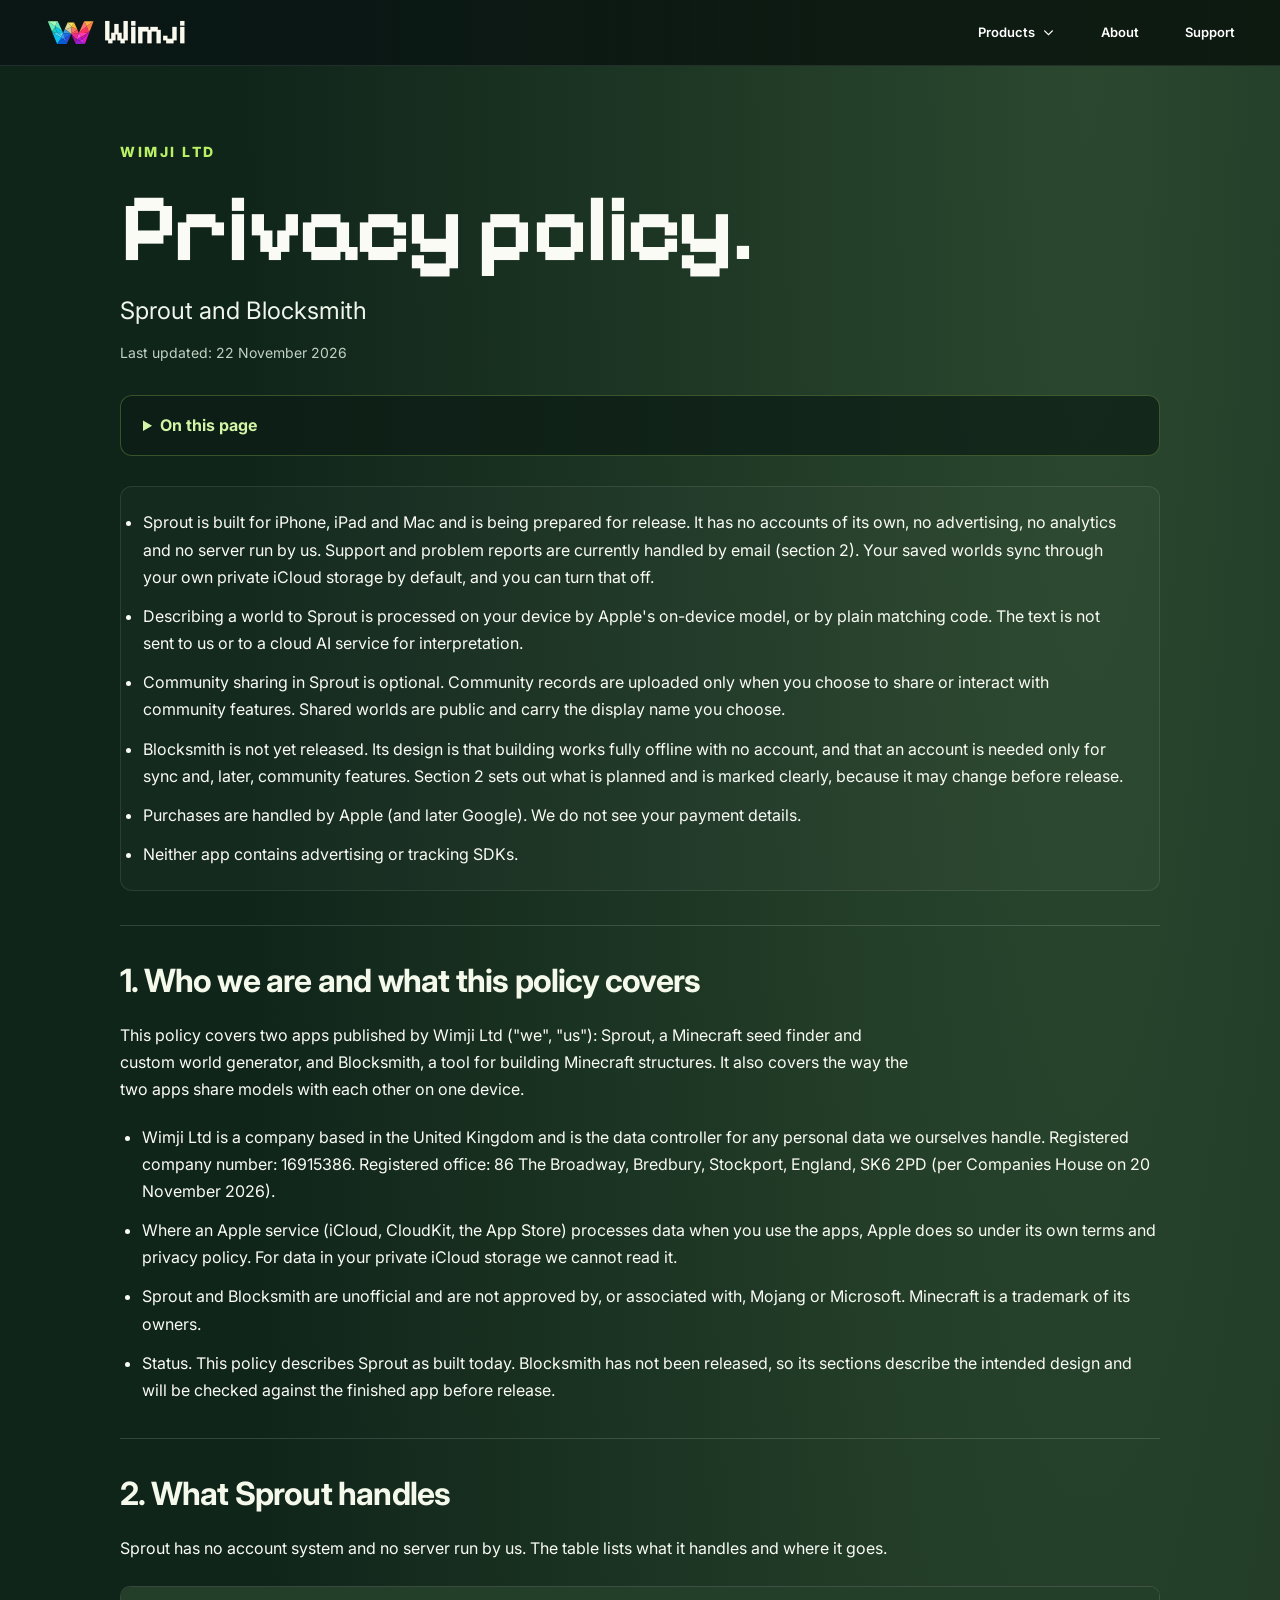
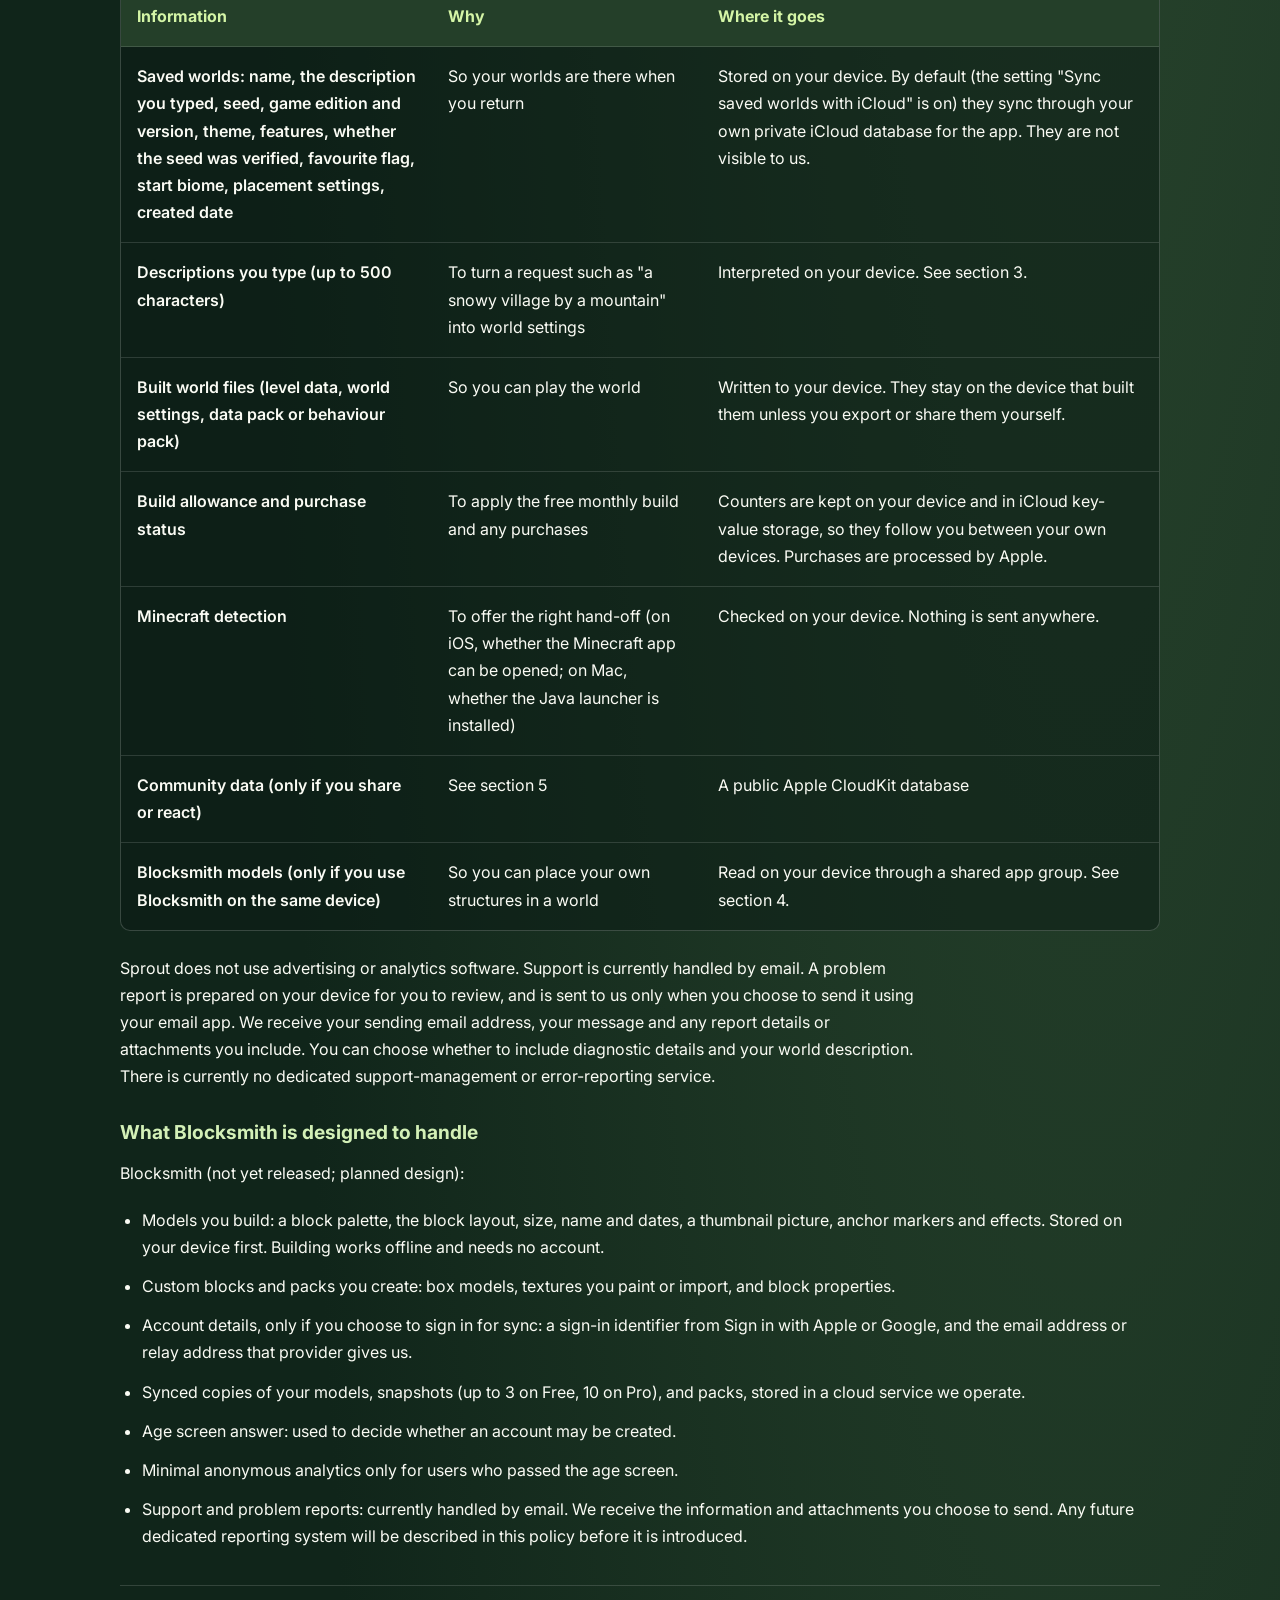
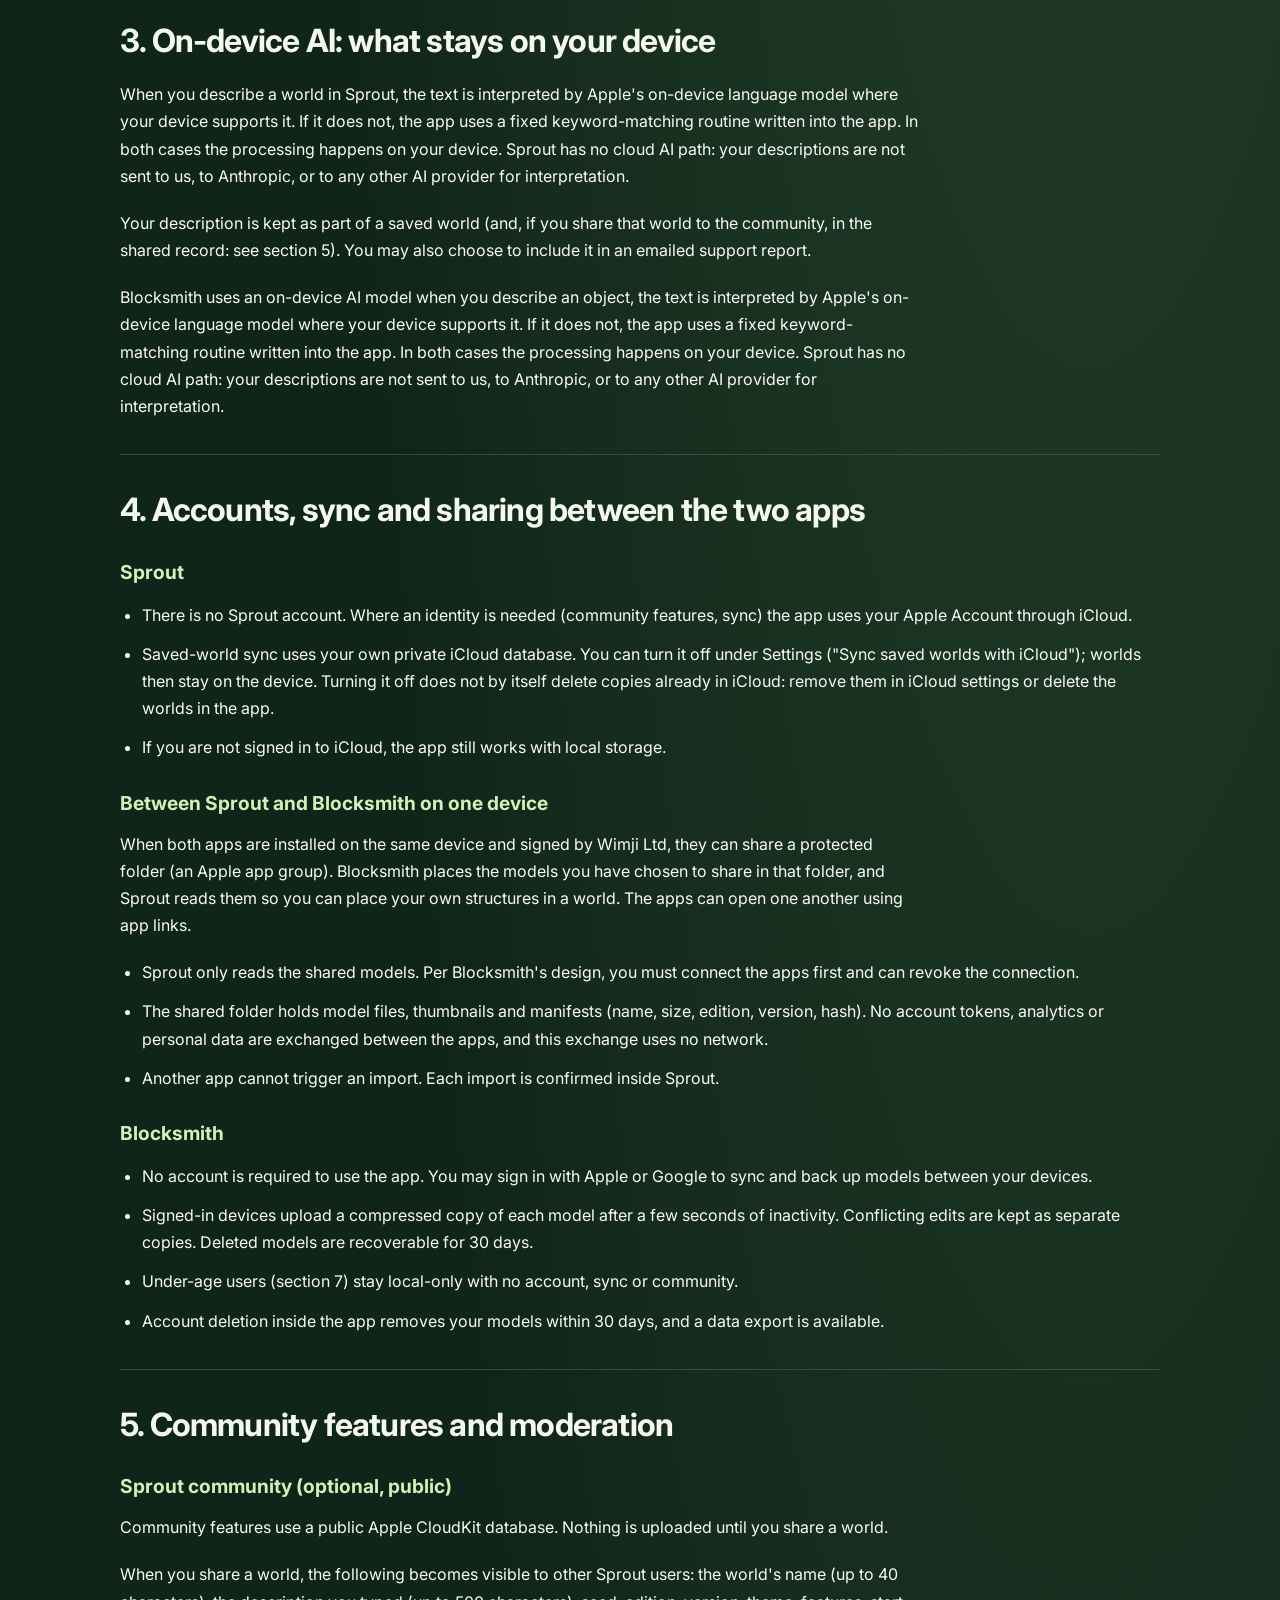
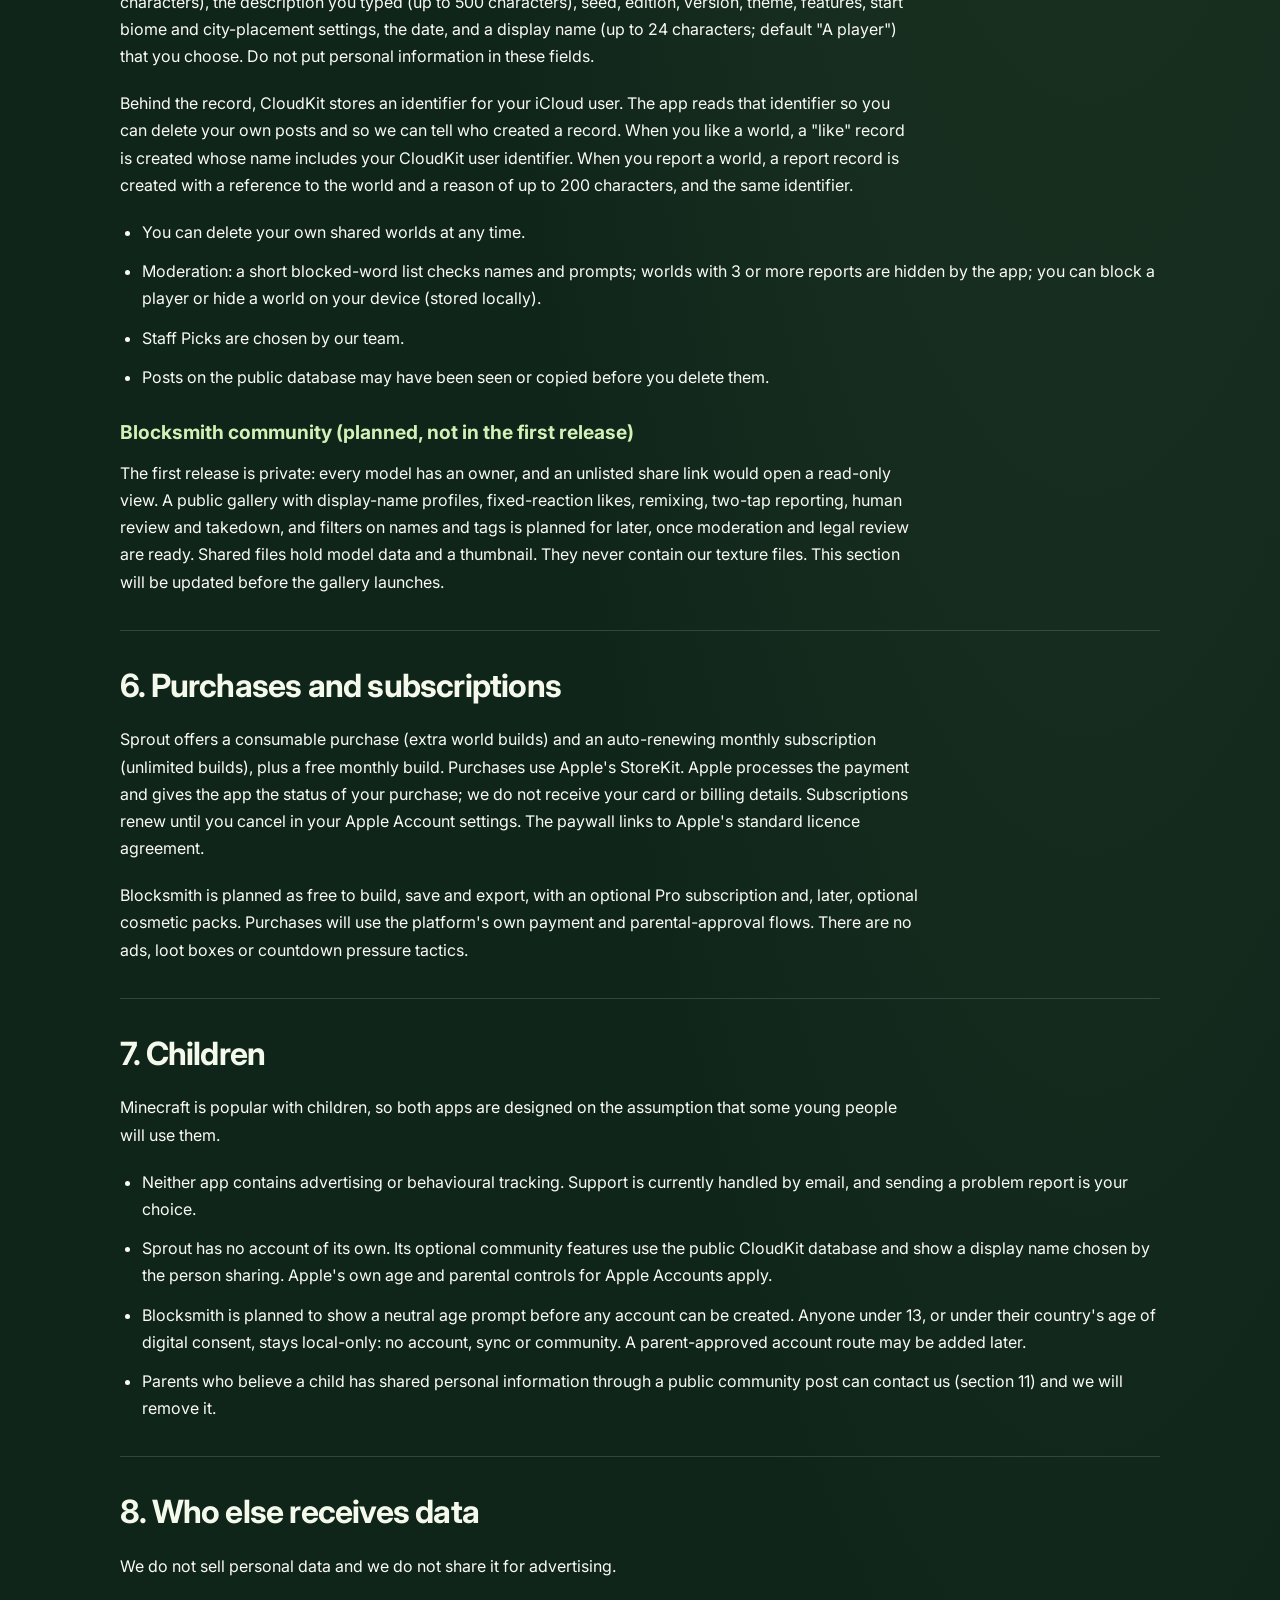
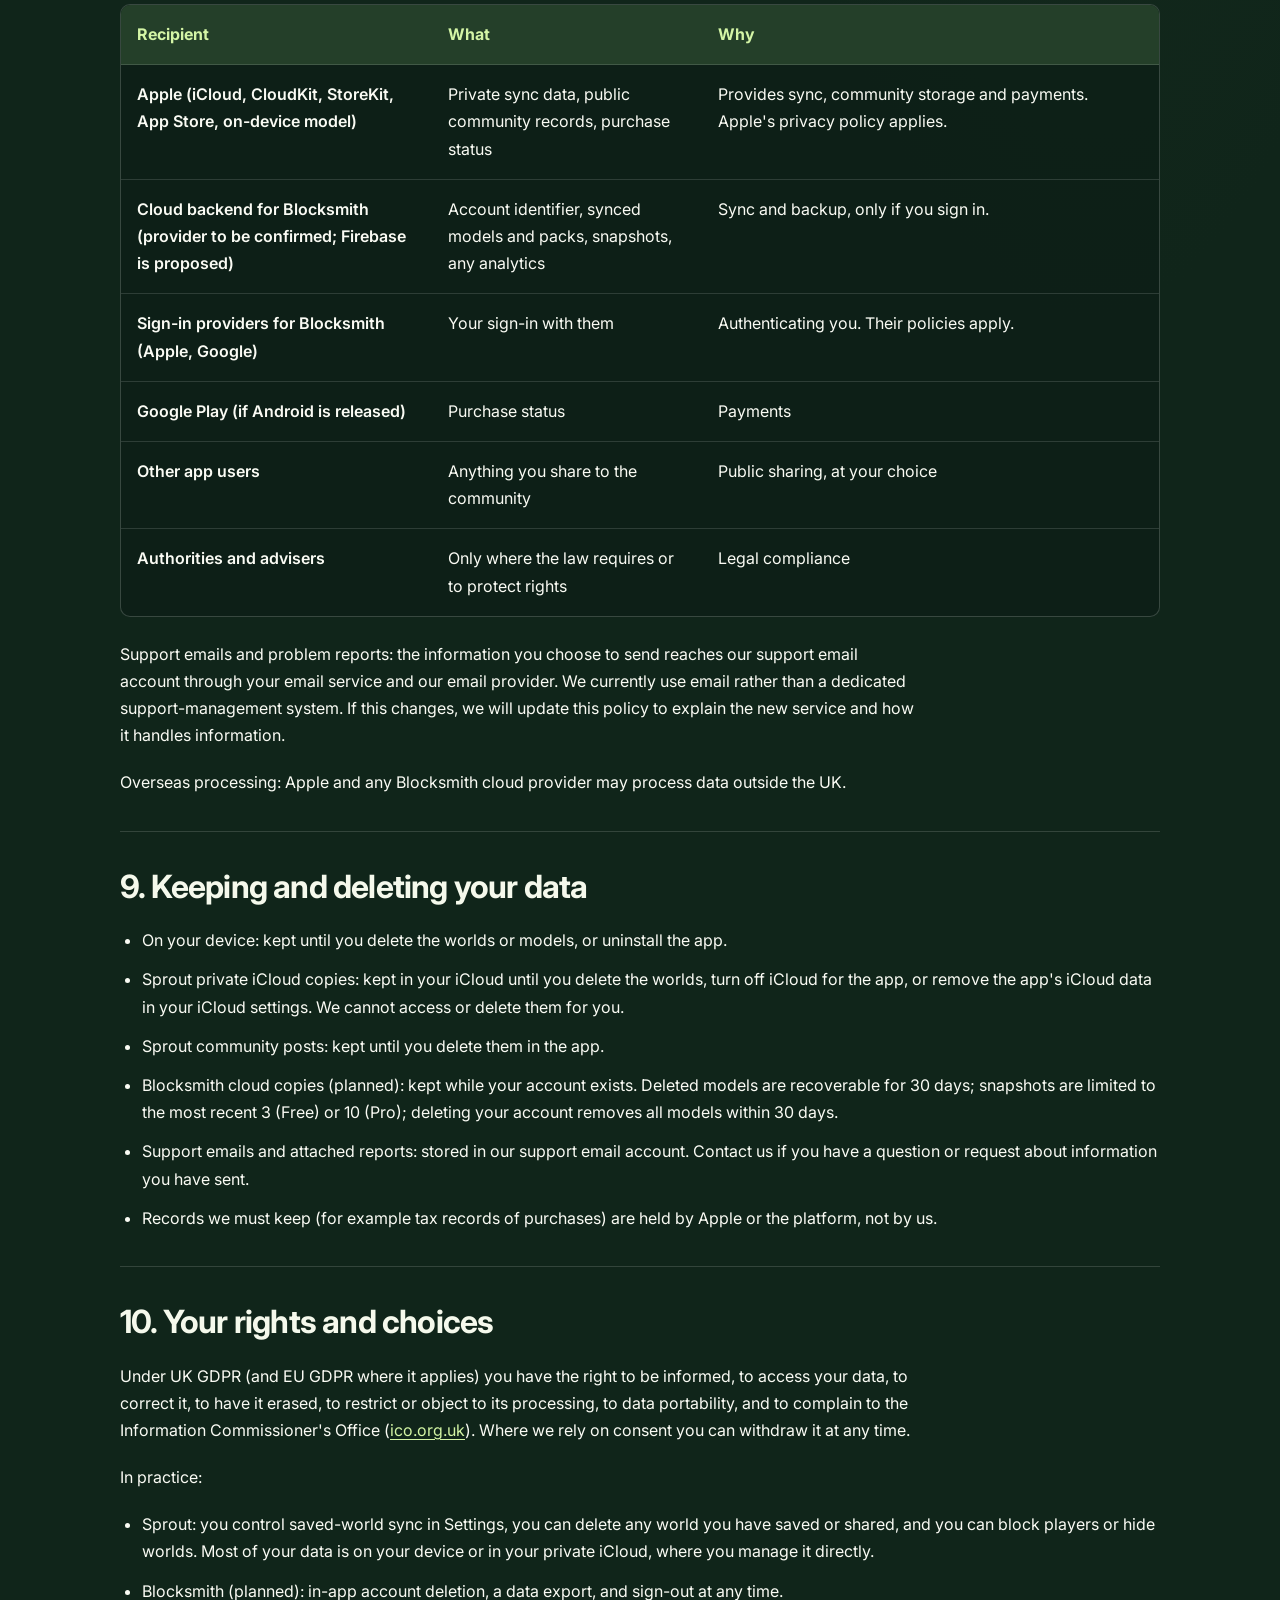
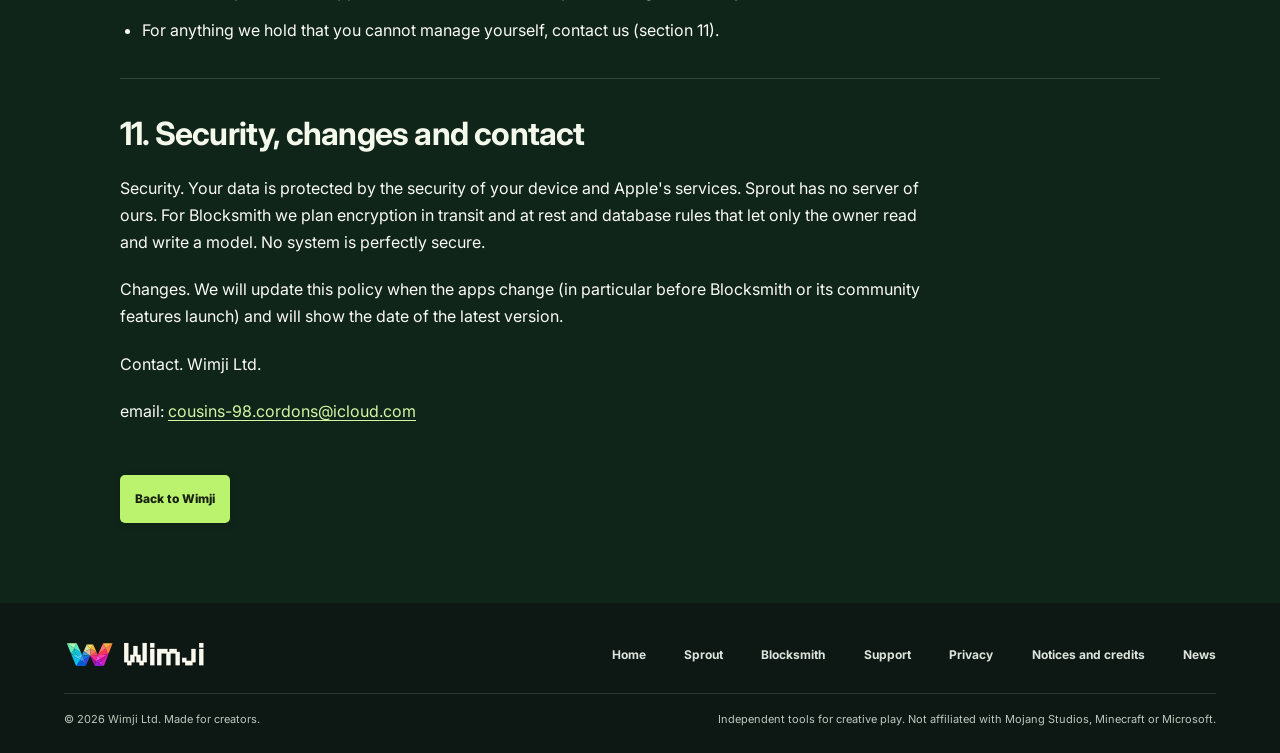
<file: privacy.html>
<!doctype html>
<html lang="en-GB">
<head>
  <meta charset="utf-8">
  <meta name="viewport" content="width=device-width, initial-scale=1">
  <title>Privacy Policy for Sprout and Blocksmith | Wimji</title>
  <meta name="description" content="How Wimji Ltd handles information in Sprout and Blocksmith, including on-device processing, iCloud sync, community sharing, purchases and your choices.">
  <meta name="theme-color" content="#13251b">
  <link rel="icon" href="assets/favicon.svg" type="image/svg+xml">
  <link rel="stylesheet" href="styles.css?v=5fd6188743">
  <script src="components.js?v=4950b00b88" defer></script>
</head>
<body class="page-privacy">
  <a class="skip-link" href="#main">Skip to content</a>
  <wimji-header page="privacy"></wimji-header>
  <main id="main" class="privacy-content">
    <div class="privacy-content-inner">
      <header class="policy-header">
        <span class="privacy-eyebrow">WIMJI LTD</span>
        <h1>Privacy policy.</h1>
        <p class="policy-subtitle">Sprout and Blocksmith</p>
        <p class="policy-updated">Last updated: <time datetime="2026-11-22">22 November 2026</time></p>
      </header>
      <nav class="policy-contents" aria-label="Privacy policy contents">
        <details><summary>On this page</summary><ol><li><a href="#section-1">Who we are and what this policy covers</a></li>
<li><a href="#section-2">What Sprout handles</a></li>
<li><a href="#section-3">On-device AI: what stays on your device</a></li>
<li><a href="#section-4">Accounts, sync and sharing between the two apps</a></li>
<li><a href="#section-5">Community features and moderation</a></li>
<li><a href="#section-6">Purchases and subscriptions</a></li>
<li><a href="#section-7">Children</a></li>
<li><a href="#section-8">Who else receives data</a></li>
<li><a href="#section-9">Keeping and deleting your data</a></li>
<li><a href="#section-10">Your rights and choices</a></li>
<li><a href="#section-11">Security, changes and contact</a></li></ol></details>
      </nav>
      <article class="policy-body" aria-label="Privacy policy for Sprout and Blocksmith">
<ul>
<li>Sprout is built for iPhone, iPad and Mac and is being prepared for release. It has no accounts of its own, no advertising, no analytics and no server run by us. Support and problem reports are currently handled by email (section 2). Your saved worlds sync through your own private iCloud storage by default, and you can turn that off.</li>
<li>Describing a world to Sprout is processed on your device by Apple&#x27;s on-device model, or by plain matching code. The text is not sent to us or to a cloud AI service for interpretation.</li>
<li>Community sharing in Sprout is optional. Community records are uploaded only when you choose to share or interact with community features. Shared worlds are public and carry the display name you choose.</li>
<li>Blocksmith is not yet released. Its design is that building works fully offline with no account, and that an account is needed only for sync and, later, community features. Section 2 sets out what is planned and is marked clearly, because it may change before release.</li>
<li>Purchases are handled by Apple (and later Google). We do not see your payment details.</li>
<li>Neither app contains advertising or tracking SDKs.</li>
</ul>
<section class="policy-section" id="section-1" aria-labelledby="heading-1">
<h2 id="heading-1">1. Who we are and what this policy covers</h2>
<p>This policy covers two apps published by Wimji Ltd (&quot;we&quot;, &quot;us&quot;): Sprout, a Minecraft seed finder and custom world generator, and Blocksmith, a tool for building Minecraft structures. It also covers the way the two apps share models with each other on one device.</p>
<ul>
<li>Wimji Ltd is a company based in the United Kingdom and is the data controller for any personal data we ourselves handle. Registered company number: 16915386. Registered office: 86 The Broadway, Bredbury, Stockport, England, SK6 2PD (per Companies House on 20 November 2026).</li>
<li>Where an Apple service (iCloud, CloudKit, the App Store) processes data when you use the apps, Apple does so under its own terms and privacy policy. For data in your private iCloud storage we cannot read it.</li>
<li>Sprout and Blocksmith are unofficial and are not approved by, or associated with, Mojang or Microsoft. Minecraft is a trademark of its owners.</li>
<li>Status. This policy describes Sprout as built today. Blocksmith has not been released, so its sections describe the intended design and will be checked against the finished app before release.</li>
</ul>
</section>
<section class="policy-section" id="section-2" aria-labelledby="heading-2">
<h2 id="heading-2">2. What Sprout handles</h2>
<p>Sprout has no account system and no server run by us. The table lists what it handles and where it goes.</p>
<div class="policy-table-wrap" role="region" tabindex="0" aria-label="Information handled by Sprout"><table class="policy-table">
<thead><tr><th scope="col">Information</th><th scope="col">Why</th><th scope="col">Where it goes</th></tr></thead><tbody>
<tr><th scope="row">Saved worlds: name, the description you typed, seed, game edition and version, theme, features, whether the seed was verified, favourite flag, start biome, placement settings, created date</th><td>So your worlds are there when you return</td><td>Stored on your device. By default (the setting &quot;Sync saved worlds with iCloud&quot; is on) they sync through your own private iCloud database for the app. They are not visible to us.</td></tr>
<tr><th scope="row">Descriptions you type (up to 500 characters)</th><td>To turn a request such as &quot;a snowy village by a mountain&quot; into world settings</td><td>Interpreted on your device. See section 3.</td></tr>
<tr><th scope="row">Built world files (level data, world settings, data pack or behaviour pack)</th><td>So you can play the world</td><td>Written to your device. They stay on the device that built them unless you export or share them yourself.</td></tr>
<tr><th scope="row">Build allowance and purchase status</th><td>To apply the free monthly build and any purchases</td><td>Counters are kept on your device and in iCloud key-value storage, so they follow you between your own devices. Purchases are processed by Apple.</td></tr>
<tr><th scope="row">Minecraft detection</th><td>To offer the right hand-off (on iOS, whether the Minecraft app can be opened; on Mac, whether the Java launcher is installed)</td><td>Checked on your device. Nothing is sent anywhere.</td></tr>
<tr><th scope="row">Community data (only if you share or react)</th><td>See section 5</td><td>A public Apple CloudKit database</td></tr>
<tr><th scope="row">Blocksmith models (only if you use Blocksmith on the same device)</th><td>So you can place your own structures in a world</td><td>Read on your device through a shared app group. See section 4.</td></tr>
</tbody></table></div>
<p>Sprout does not use advertising or analytics software. Support is currently handled by email. A problem report is prepared on your device for you to review, and is sent to us only when you choose to send it using your email app. We receive your sending email address, your message and any report details or attachments you include. You can choose whether to include diagnostic details and your world description. There is currently no dedicated support-management or error-reporting service.</p>
<h3>What Blocksmith is designed to handle</h3>
<p>Blocksmith (not yet released; planned design):</p>
<ul>
<li>Models you build: a block palette, the block layout, size, name and dates, a thumbnail picture, anchor markers and effects. Stored on your device first. Building works offline and needs no account.</li>
<li>Custom blocks and packs you create: box models, textures you paint or import, and block properties.</li>
<li>Account details, only if you choose to sign in for sync: a sign-in identifier from Sign in with Apple or Google, and the email address or relay address that provider gives us. <span class="policy-confirmation"></span></li>
<li>Synced copies of your models, snapshots (up to 3 on Free, 10 on Pro), and packs, stored in a cloud service we operate.</li>
<li>Age screen answer: used to decide whether an account may be created.</li>
<li>Minimal anonymous analytics only for users who passed the age screen.</li>
<li>Support and problem reports: currently handled by email. We receive the information and attachments you choose to send. Any future dedicated reporting system will be described in this policy before it is introduced.</li>
</ul>
</section>
<section class="policy-section" id="section-3" aria-labelledby="heading-3">
<h2 id="heading-3">3. On-device AI: what stays on your device</h2>
<p>When you describe a world in Sprout, the text is interpreted by Apple&#x27;s on-device language model where your device supports it. If it does not, the app uses a fixed keyword-matching routine written into the app. In both cases the processing happens on your device. Sprout has no cloud AI path: your descriptions are not sent to us, to Anthropic, or to any other AI provider for interpretation.</p>
<p>Your description is kept as part of a saved world (and, if you share that world to the community, in the shared record: see section 5). You may also choose to include it in an emailed support report.</p>
<p>Blocksmith uses an on-device AI model when you describe an object, the text is interpreted by Apple&#x27;s on-device language model where your device supports it. If it does not, the app uses a fixed keyword-matching routine written into the app. In both cases the processing happens on your device. Sprout has no cloud AI path: your descriptions are not sent to us, to Anthropic, or to any other AI provider for interpretation.</p>
</section>
<section class="policy-section" id="section-4" aria-labelledby="heading-4">
<h2 id="heading-4">4. Accounts, sync and sharing between the two apps</h2>
<h3>Sprout</h3>
<ul>
<li>There is no Sprout account. Where an identity is needed (community features, sync) the app uses your Apple Account through iCloud.</li>
<li>Saved-world sync uses your own private iCloud database. You can turn it off under Settings (&quot;Sync saved worlds with iCloud&quot;); worlds then stay on the device. Turning it off does not by itself delete copies already in iCloud: remove them in iCloud settings or delete the worlds in the app.</li>
<li>If you are not signed in to iCloud, the app still works with local storage.</li>
</ul>
<h3>Between Sprout and Blocksmith on one device</h3>
<p>When both apps are installed on the same device and signed by Wimji Ltd, they can share a protected folder (an Apple app group). Blocksmith places the models you have chosen to share in that folder, and Sprout reads them so you can place your own structures in a world. The apps can open one another using app links.</p>
<ul>
<li>Sprout only reads the shared models. Per Blocksmith&#x27;s design, you must connect the apps first and can revoke the connection.</li>
<li>The shared folder holds model files, thumbnails and manifests (name, size, edition, version, hash). No account tokens, analytics or personal data are exchanged between the apps, and this exchange uses no network.</li>
<li>Another app cannot trigger an import. Each import is confirmed inside Sprout.</li>
</ul>
<h3>Blocksmith</h3>
<ul>
<li>No account is required to use the app. You may sign in with Apple or Google to sync and back up models between your devices.</li>
<li>Signed-in devices upload a compressed copy of each model after a few seconds of inactivity. Conflicting edits are kept as separate copies. Deleted models are recoverable for 30 days.</li>
<li>Under-age users (section 7) stay local-only with no account, sync or community.</li>
<li>Account deletion inside the app removes your models within 30 days, and a data export is available. <span class="policy-confirmation"></span></li>
</ul>
</section>
<section class="policy-section" id="section-5" aria-labelledby="heading-5">
<h2 id="heading-5">5. Community features and moderation</h2>
<h3>Sprout community (optional, public)</h3>
<p>Community features use a public Apple CloudKit database. Nothing is uploaded until you share a world.</p>
<p>When you share a world, the following becomes visible to other Sprout users: the world&#x27;s name (up to 40 characters), the description you typed (up to 500 characters), seed, edition, version, theme, features, start biome and city-placement settings, the date, and a display name (up to 24 characters; default &quot;A player&quot;) that you choose. Do not put personal information in these fields.</p>
<p>Behind the record, CloudKit stores an identifier for your iCloud user. The app reads that identifier so you can delete your own posts and so we can tell who created a record. When you like a world, a &quot;like&quot; record is created whose name includes your CloudKit user identifier. When you report a world, a report record is created with a reference to the world and a reason of up to 200 characters, and the same identifier. <span class="policy-confirmation"></span></p>
<ul>
<li>You can delete your own shared worlds at any time.</li>
<li>Moderation: a short blocked-word list checks names and prompts; worlds with 3 or more reports are hidden by the app; you can block a player or hide a world on your device (stored locally).</li>
<li>Staff Picks are chosen by our team.</li>
<li>Posts on the public database may have been seen or copied before you delete them.</li>
</ul>
<h3>Blocksmith community (planned, not in the first release)</h3>
<p>The first release is private: every model has an owner, and an unlisted share link would open a read-only view. A public gallery with display-name profiles, fixed-reaction likes, remixing, two-tap reporting, human review and takedown, and filters on names and tags is planned for later, once moderation and legal review are ready. Shared files hold model data and a thumbnail. They never contain our texture files. This section will be updated before the gallery launches.</p>
</section>
<section class="policy-section" id="section-6" aria-labelledby="heading-6">
<h2 id="heading-6">6. Purchases and subscriptions</h2>
<p>Sprout offers a consumable purchase (extra world builds) and an auto-renewing monthly subscription (unlimited builds), plus a free monthly build. Purchases use Apple&#x27;s StoreKit. Apple processes the payment and gives the app the status of your purchase; we do not receive your card or billing details. Subscriptions renew until you cancel in your Apple Account settings. The paywall links to Apple&#x27;s standard licence agreement.</p>
<p>Blocksmith is planned as free to build, save and export, with an optional Pro subscription and, later, optional cosmetic packs. Purchases will use the platform&#x27;s own payment and parental-approval flows. There are no ads, loot boxes or countdown pressure tactics.</p>
</section>
<section class="policy-section" id="section-7" aria-labelledby="heading-7">
<h2 id="heading-7">7. Children</h2>
<p>Minecraft is popular with children, so both apps are designed on the assumption that some young people will use them.</p>
<ul>
<li>Neither app contains advertising or behavioural tracking. Support is currently handled by email, and sending a problem report is your choice.</li>
<li>Sprout has no account of its own. Its optional community features use the public CloudKit database and show a display name chosen by the person sharing. Apple&#x27;s own age and parental controls for Apple Accounts apply.</li>
<li>Blocksmith is planned to show a neutral age prompt before any account can be created. Anyone under 13, or under their country&#x27;s age of digital consent, stays local-only: no account, sync or community. A parent-approved account route may be added later.</li>
<li>Parents who believe a child has shared personal information through a public community post can contact us (section 11) and we will remove it.</li>
</ul>
</section>
<section class="policy-section" id="section-8" aria-labelledby="heading-8">
<h2 id="heading-8">8. Who else receives data</h2>
<p>We do not sell personal data and we do not share it for advertising.</p>
<div class="policy-table-wrap" role="region" tabindex="0" aria-label="Data recipients"><table class="policy-table">
<thead><tr><th scope="col">Recipient</th><th scope="col">What</th><th scope="col">Why</th></tr></thead><tbody>
<tr><th scope="row">Apple (iCloud, CloudKit, StoreKit, App Store, on-device model)</th><td>Private sync data, public community records, purchase status</td><td>Provides sync, community storage and payments. Apple&#x27;s privacy policy applies.</td></tr>
<tr><th scope="row">Cloud backend for Blocksmith (provider to be confirmed; Firebase is proposed)</th><td>Account identifier, synced models and packs, snapshots, any analytics</td><td>Sync and backup, only if you sign in. </td></tr>
<tr><th scope="row">Sign-in providers for Blocksmith (Apple, Google)</th><td>Your sign-in with them</td><td>Authenticating you. Their policies apply.</td></tr>
<tr><th scope="row">Google Play (if Android is released)</th><td>Purchase status</td><td>Payments</td></tr>
<tr><th scope="row">Other app users</th><td>Anything you share to the community</td><td>Public sharing, at your choice</td></tr>
<tr><th scope="row">Authorities and advisers</th><td>Only where the law requires or to protect rights</td><td>Legal compliance</td></tr>
</tbody></table></div>
<p>Support emails and problem reports: the information you choose to send reaches our support email account through your email service and our email provider. We currently use email rather than a dedicated support-management system. If this changes, we will update this policy to explain the new service and how it handles information.</p>
<p>Overseas processing: Apple and any Blocksmith cloud provider may process data outside the UK.</p>
</section>
<section class="policy-section" id="section-9" aria-labelledby="heading-9">
<h2 id="heading-9">9. Keeping and deleting your data</h2>
<ul>
<li>On your device: kept until you delete the worlds or models, or uninstall the app.</li>
<li>Sprout private iCloud copies: kept in your iCloud until you delete the worlds, turn off iCloud for the app, or remove the app&#x27;s iCloud data in your iCloud settings. We cannot access or delete them for you.</li>
<li>Sprout community posts: kept until you delete them in the app.</li>
<li>Blocksmith cloud copies (planned): kept while your account exists. Deleted models are recoverable for 30 days; snapshots are limited to the most recent 3 (Free) or 10 (Pro); deleting your account removes all models within 30 days.</li>
<li>Support emails and attached reports: stored in our support email account. Contact us if you have a question or request about information you have sent.</li>
<li>Records we must keep (for example tax records of purchases) are held by Apple or the platform, not by us.</li>
</ul>
</section>
<section class="policy-section" id="section-10" aria-labelledby="heading-10">
<h2 id="heading-10">10. Your rights and choices</h2>
<p>Under UK GDPR (and EU GDPR where it applies) you have the right to be informed, to access your data, to correct it, to have it erased, to restrict or object to its processing, to data portability, and to complain to the Information Commissioner&#x27;s Office (<a href="https://ico.org.uk/">ico.org.uk</a>). Where we rely on consent you can withdraw it at any time.</p>
<p>In practice:</p>
<ul>
<li>Sprout: you control saved-world sync in Settings, you can delete any world you have saved or shared, and you can block players or hide worlds. Most of your data is on your device or in your private iCloud, where you manage it directly.</li>
<li>Blocksmith (planned): in-app account deletion, a data export, and sign-out at any time.</li>
<li>For anything we hold that you cannot manage yourself, contact us (section 11).</li>
</ul>
</section>
<section class="policy-section" id="section-11" aria-labelledby="heading-11">
<h2 id="heading-11">11. Security, changes and contact</h2>
<p>Security. Your data is protected by the security of your device and Apple&#x27;s services. Sprout has no server of ours. For Blocksmith we plan encryption in transit and at rest and database rules that let only the owner read and write a model. No system is perfectly secure.</p>
<p>Changes. We will update this policy when the apps change (in particular before Blocksmith or its community features launch) and will show the date of the latest version.</p>
<p>Contact. Wimji Ltd.</p>
<p>email: <a href="mailto:cousins-98.cordons@icloud.com">cousins-98.cordons@icloud.com</a></p>
</section>
      </article>
      <a class="btn btn-lime policy-home" href="index.html">Back to Wimji</a>
    </div>
  </main>
  <wimji-footer></wimji-footer>
</body>
</html>
</file>
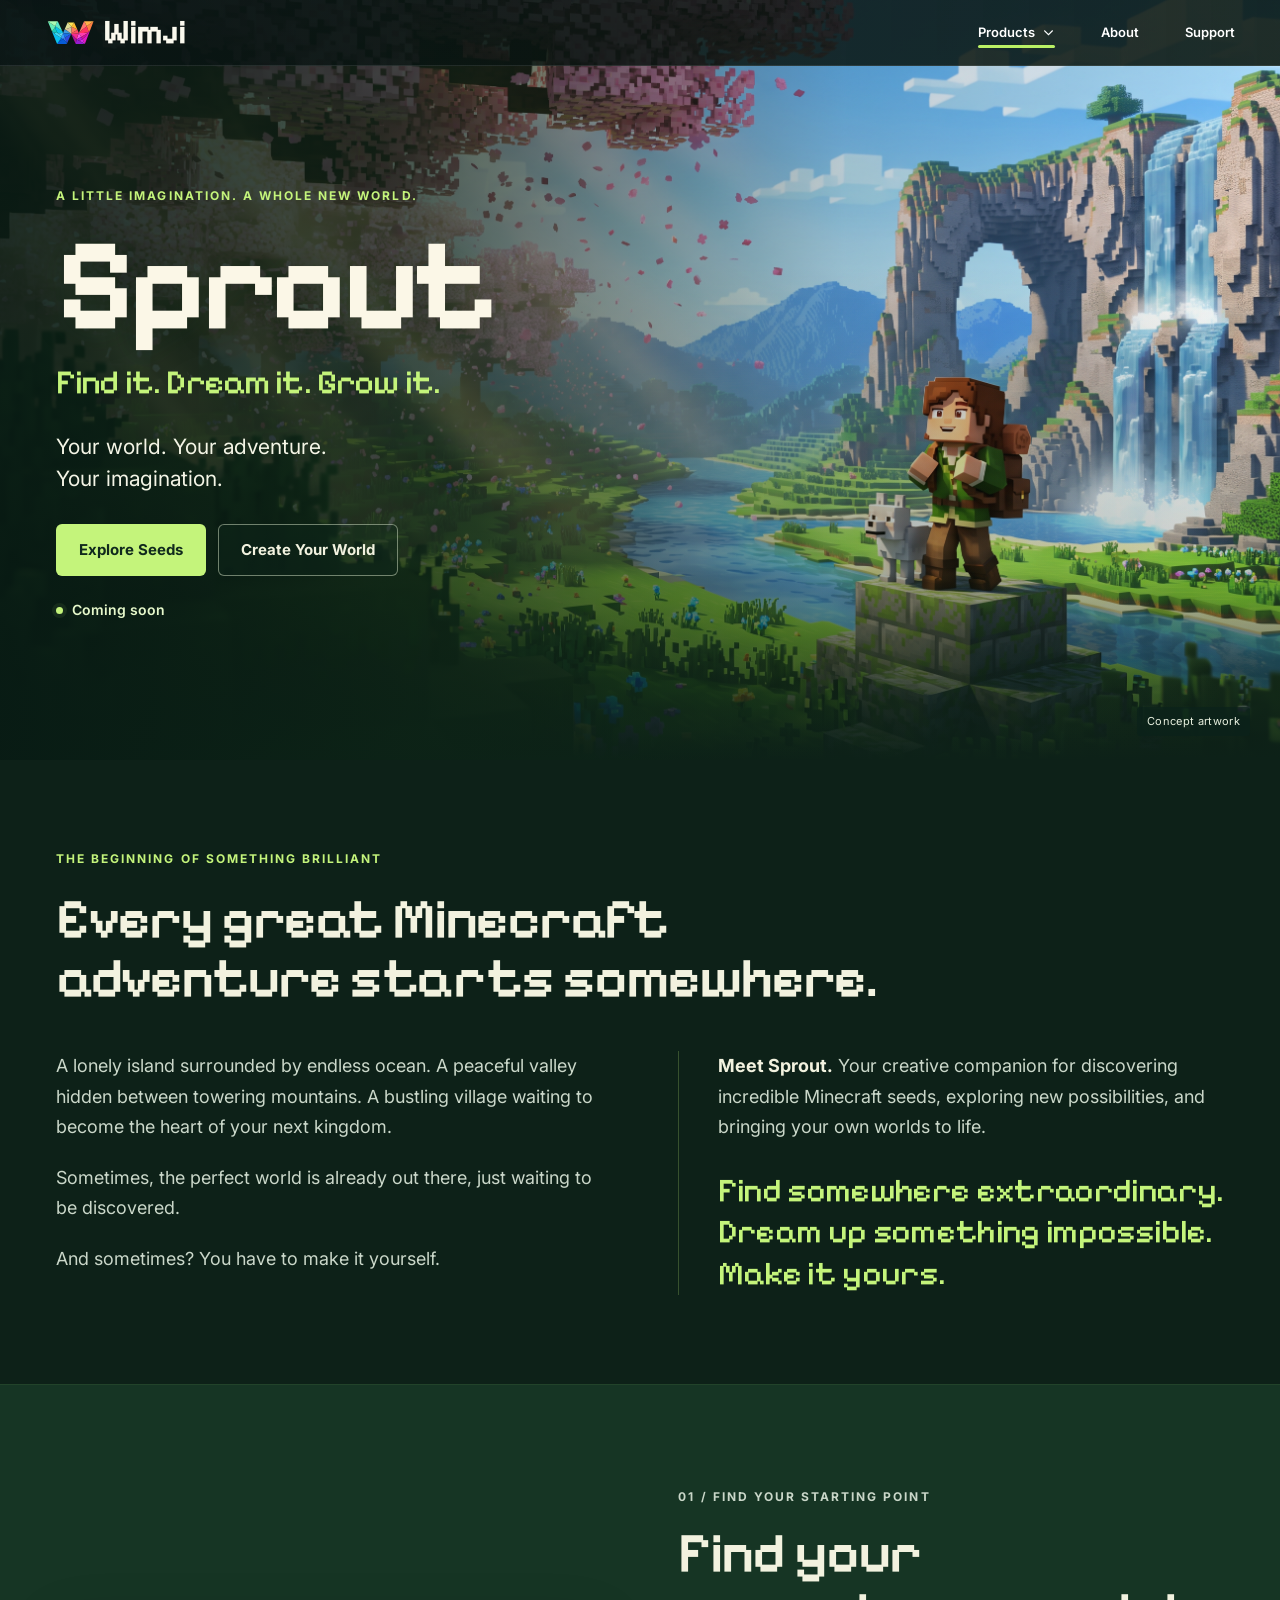
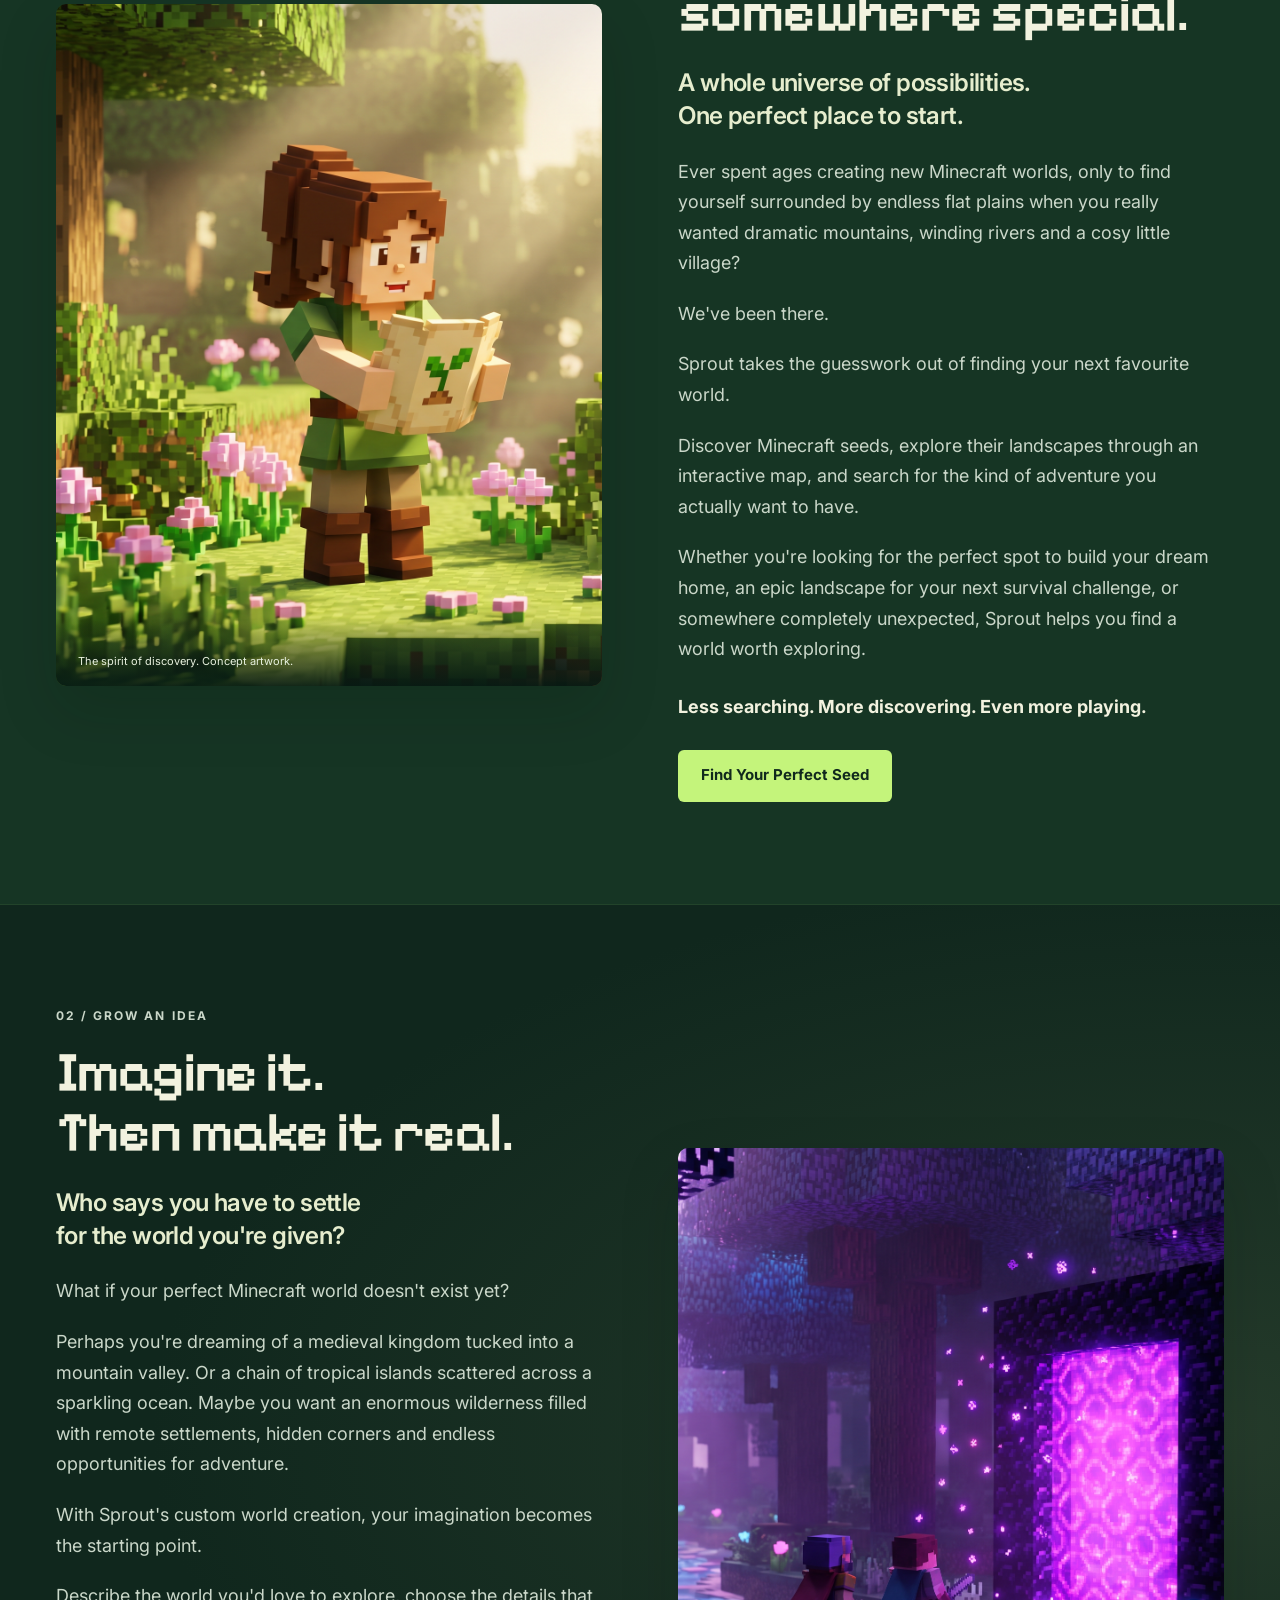
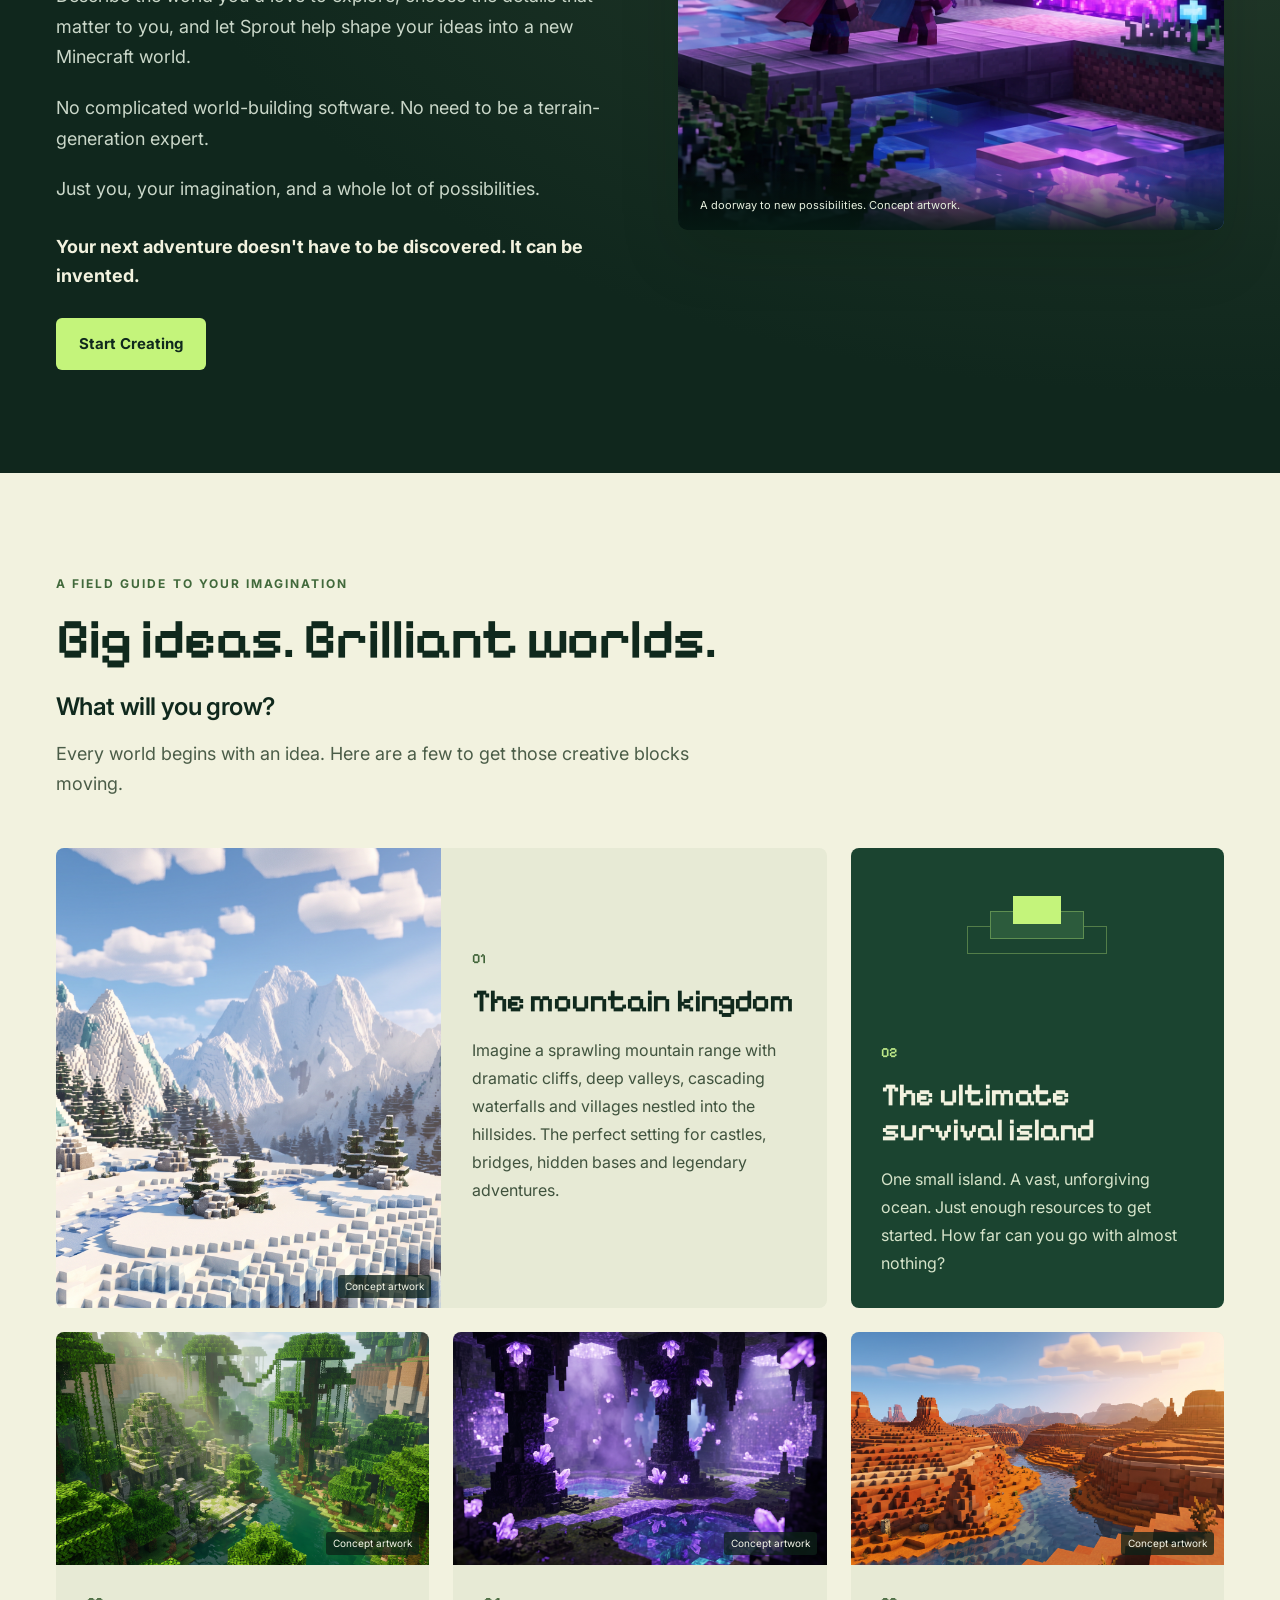
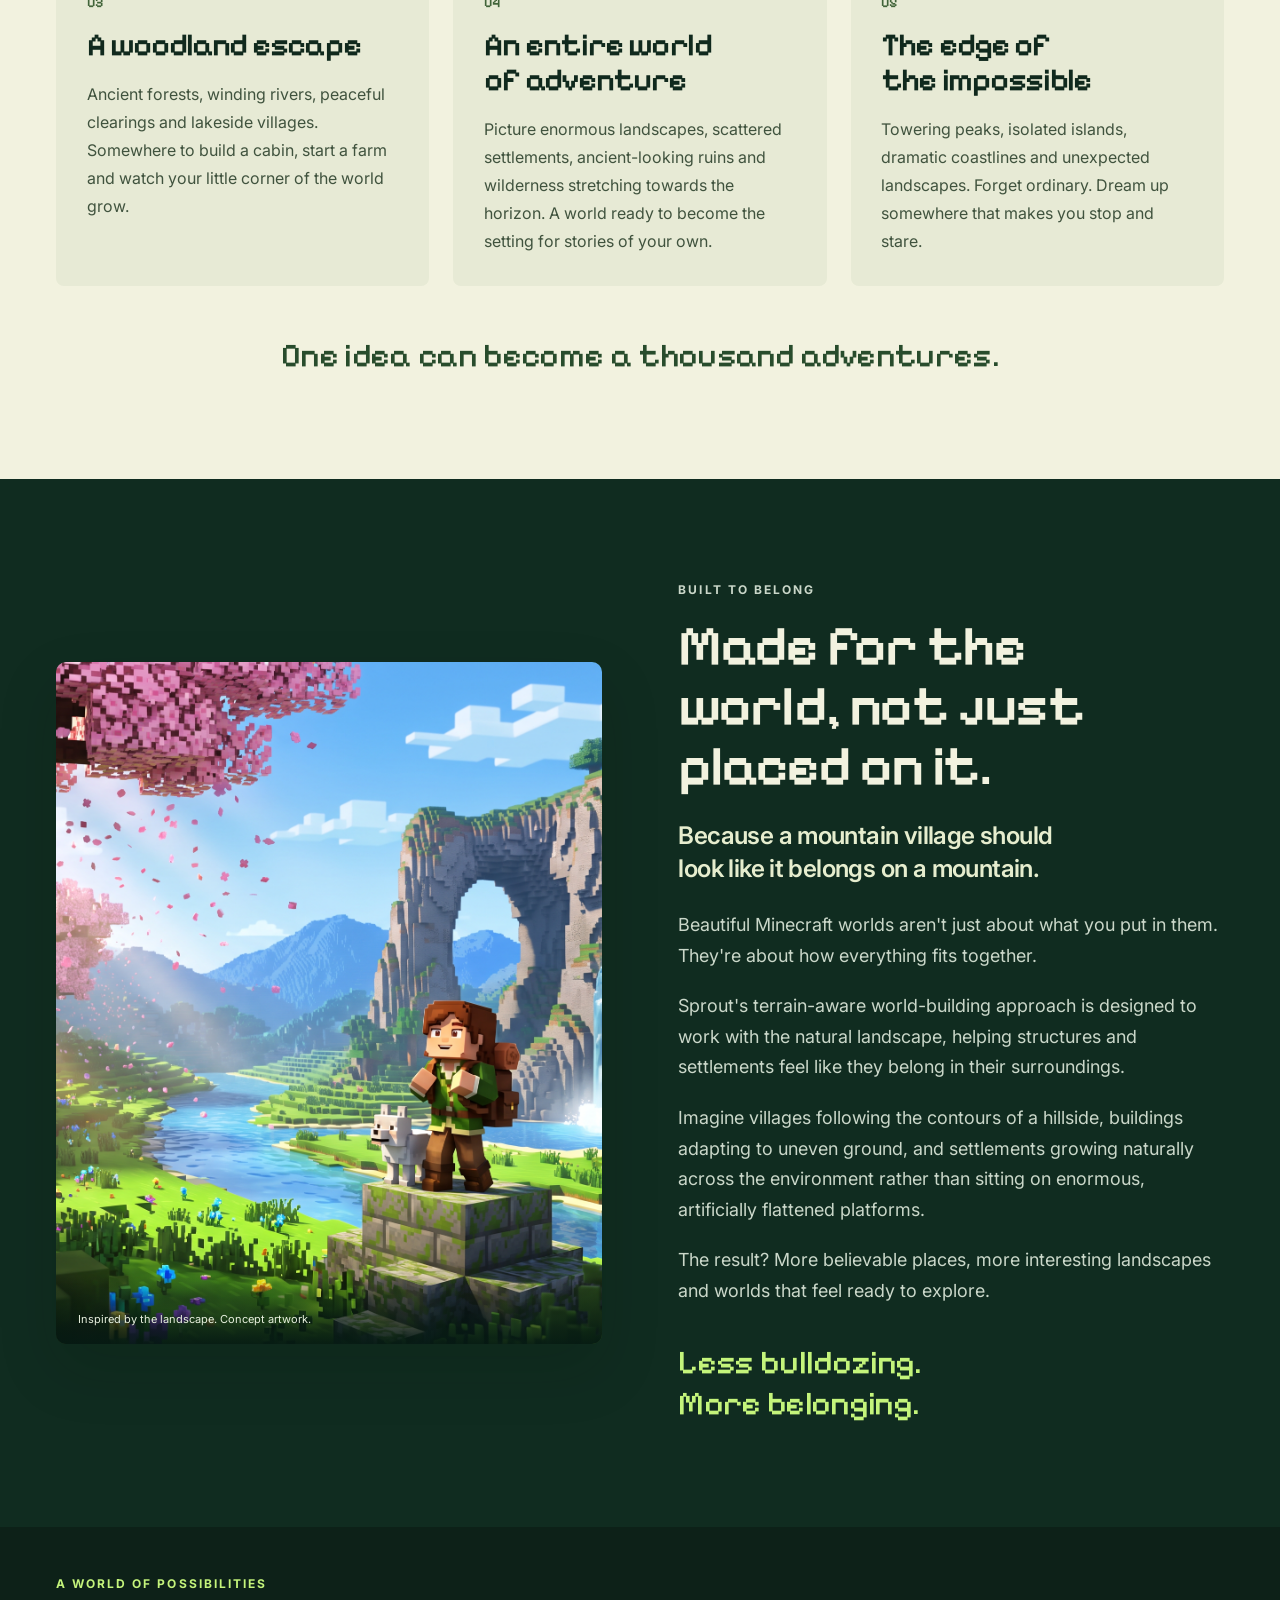
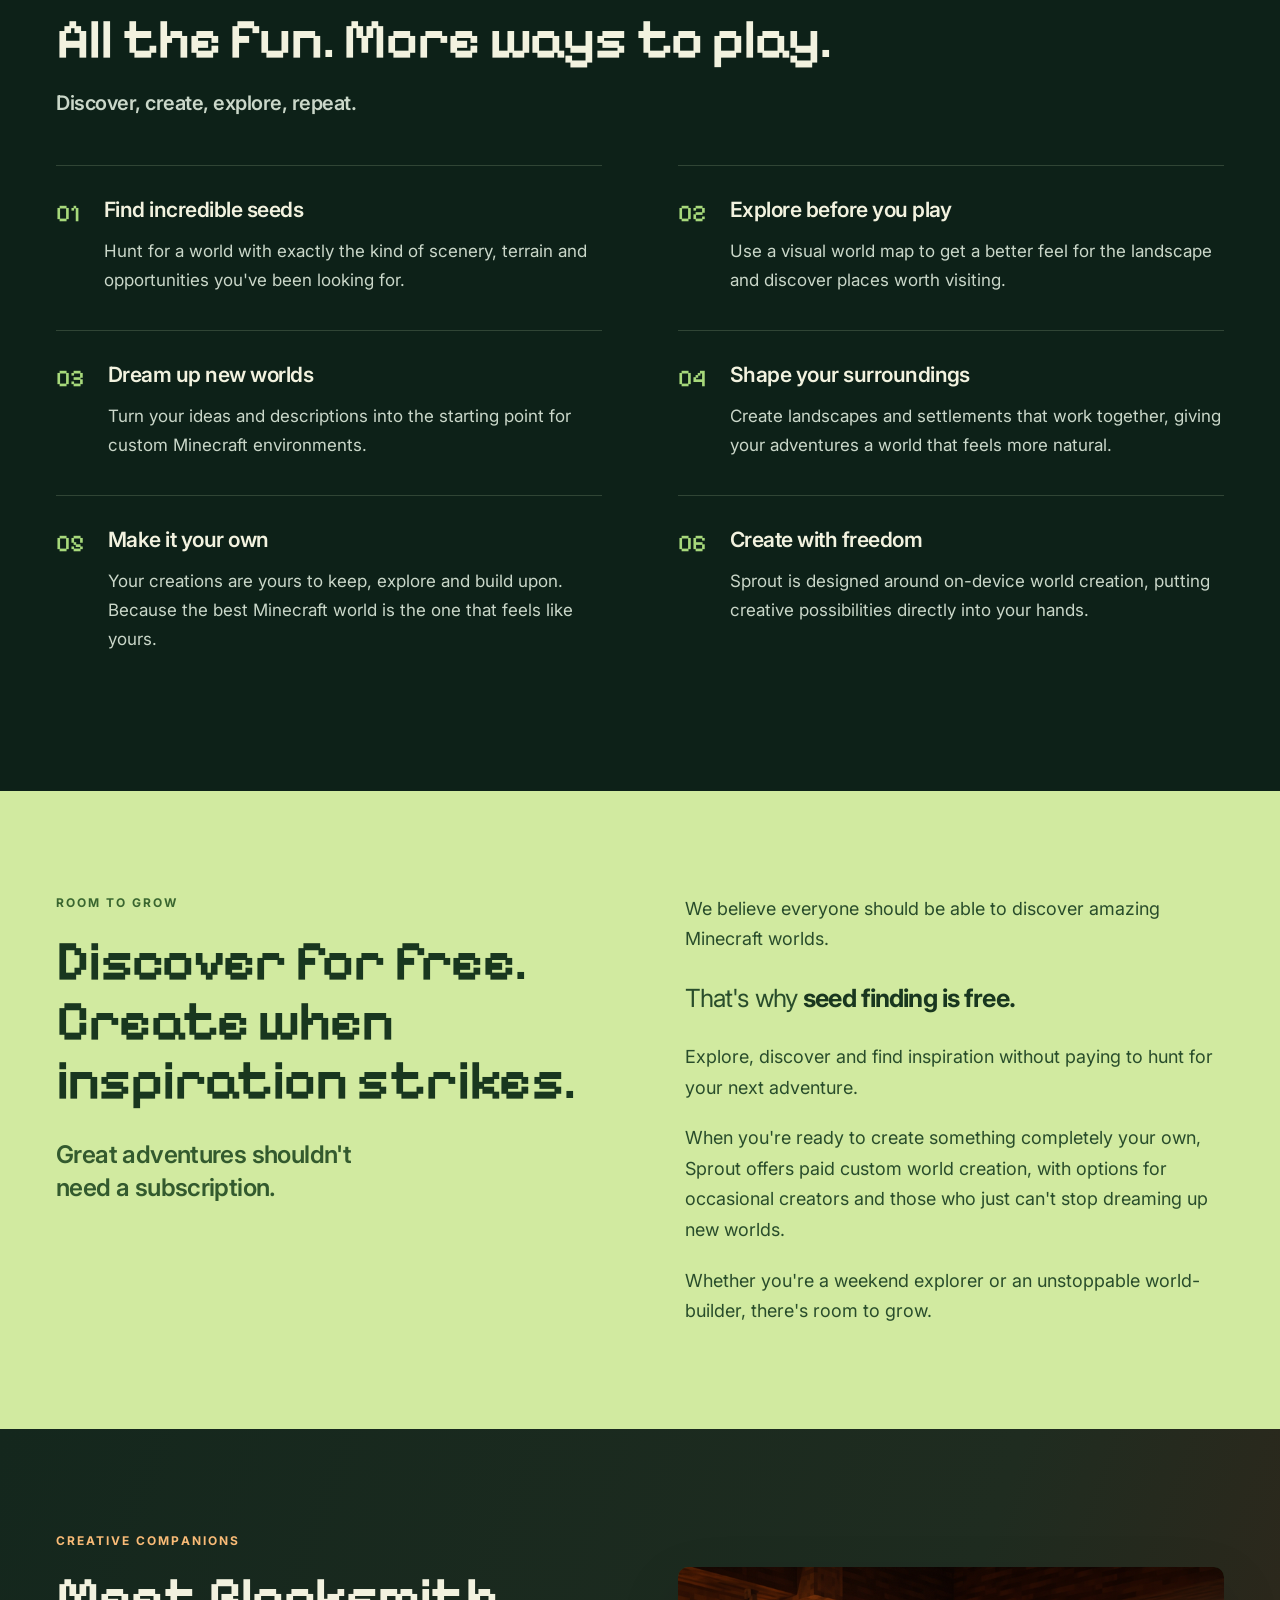
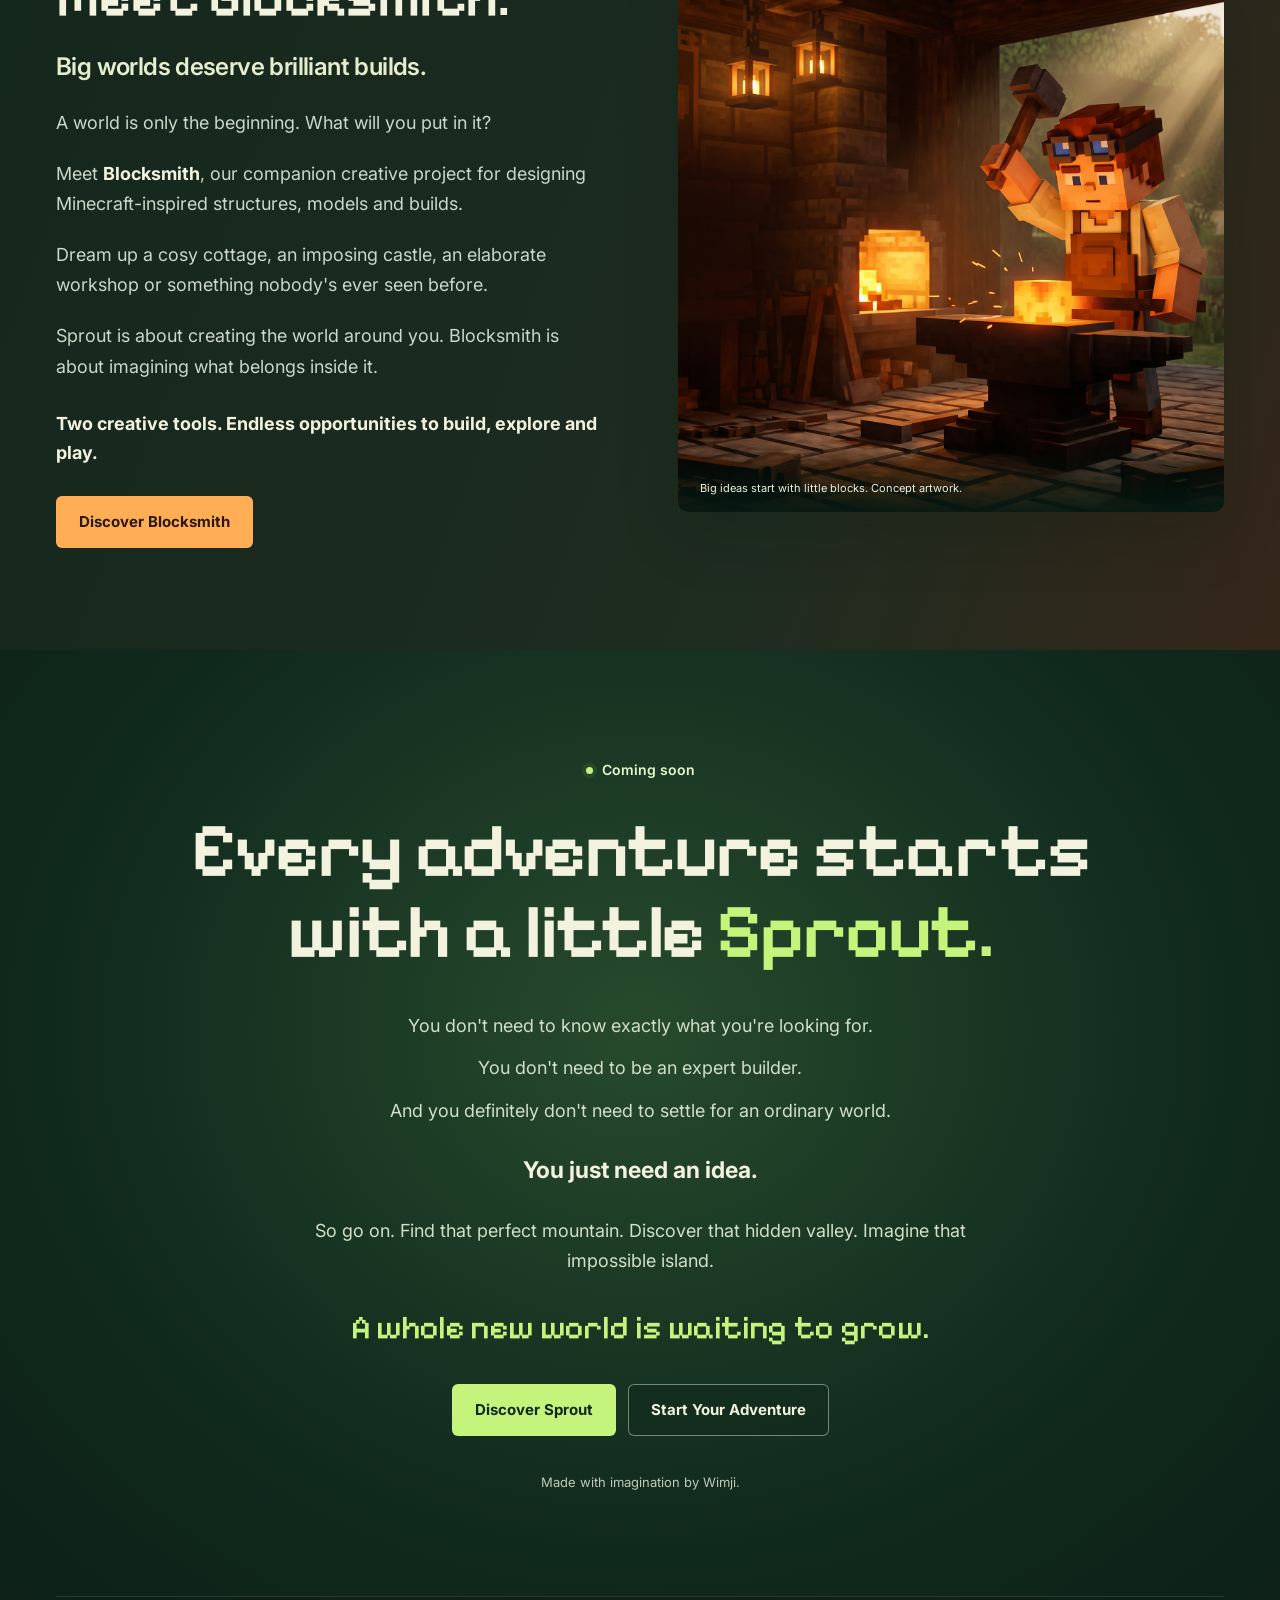
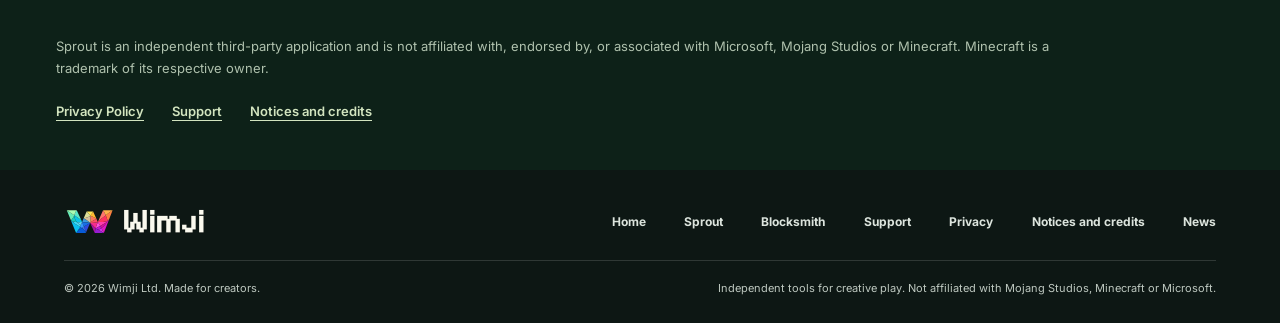
<file: seed-sprout.html>
<!doctype html>
<html lang="en-GB"><head><meta charset="utf-8"><meta name="viewport" content="width=device-width,initial-scale=1"><title>Sprout | Wimji</title><link rel="canonical" href="https://evil-leenius.github.io/sprout.html"><link rel="icon" href="assets/favicon.svg" type="image/svg+xml"><script>location.replace('sprout.html'+location.search+location.hash);</script><noscript><meta http-equiv="refresh" content="0;url=sprout.html"></noscript></head><body><p><a href="sprout.html">Continue to Sprout</a></p></body></html>
</file>
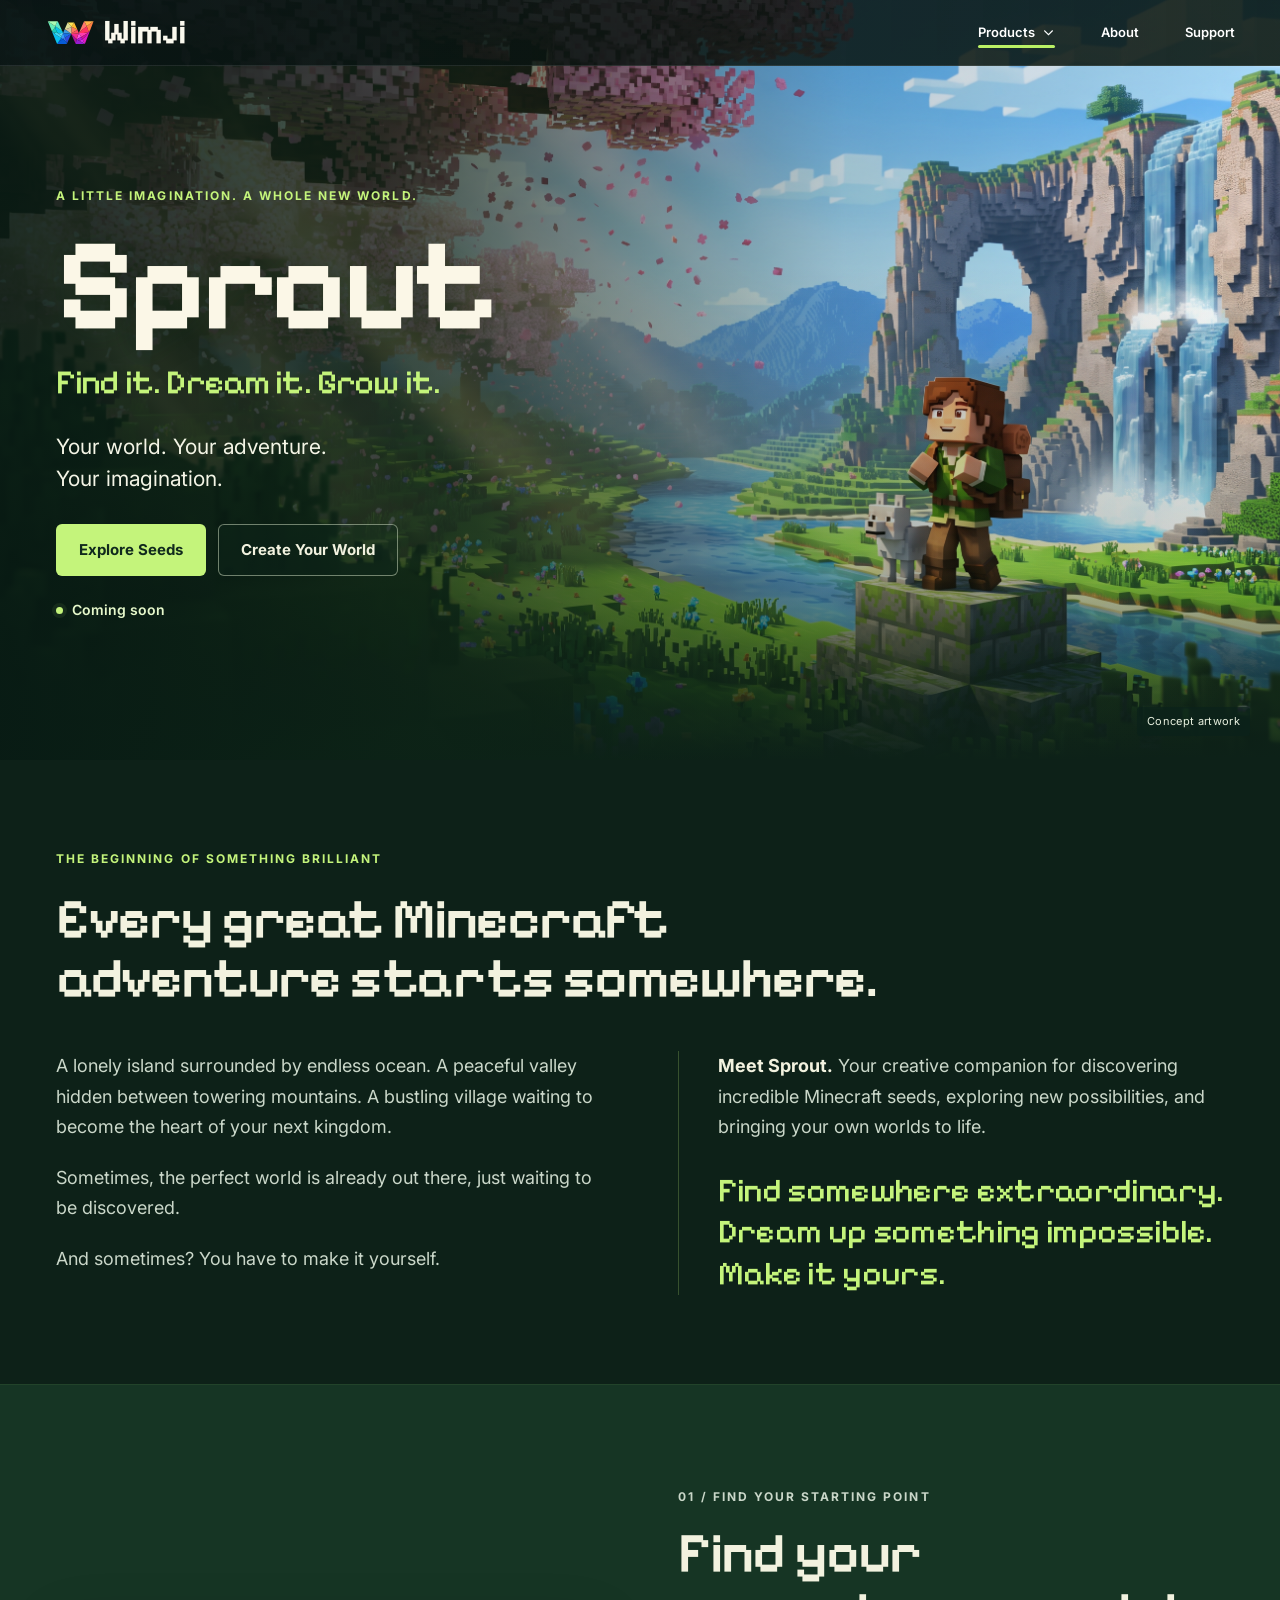
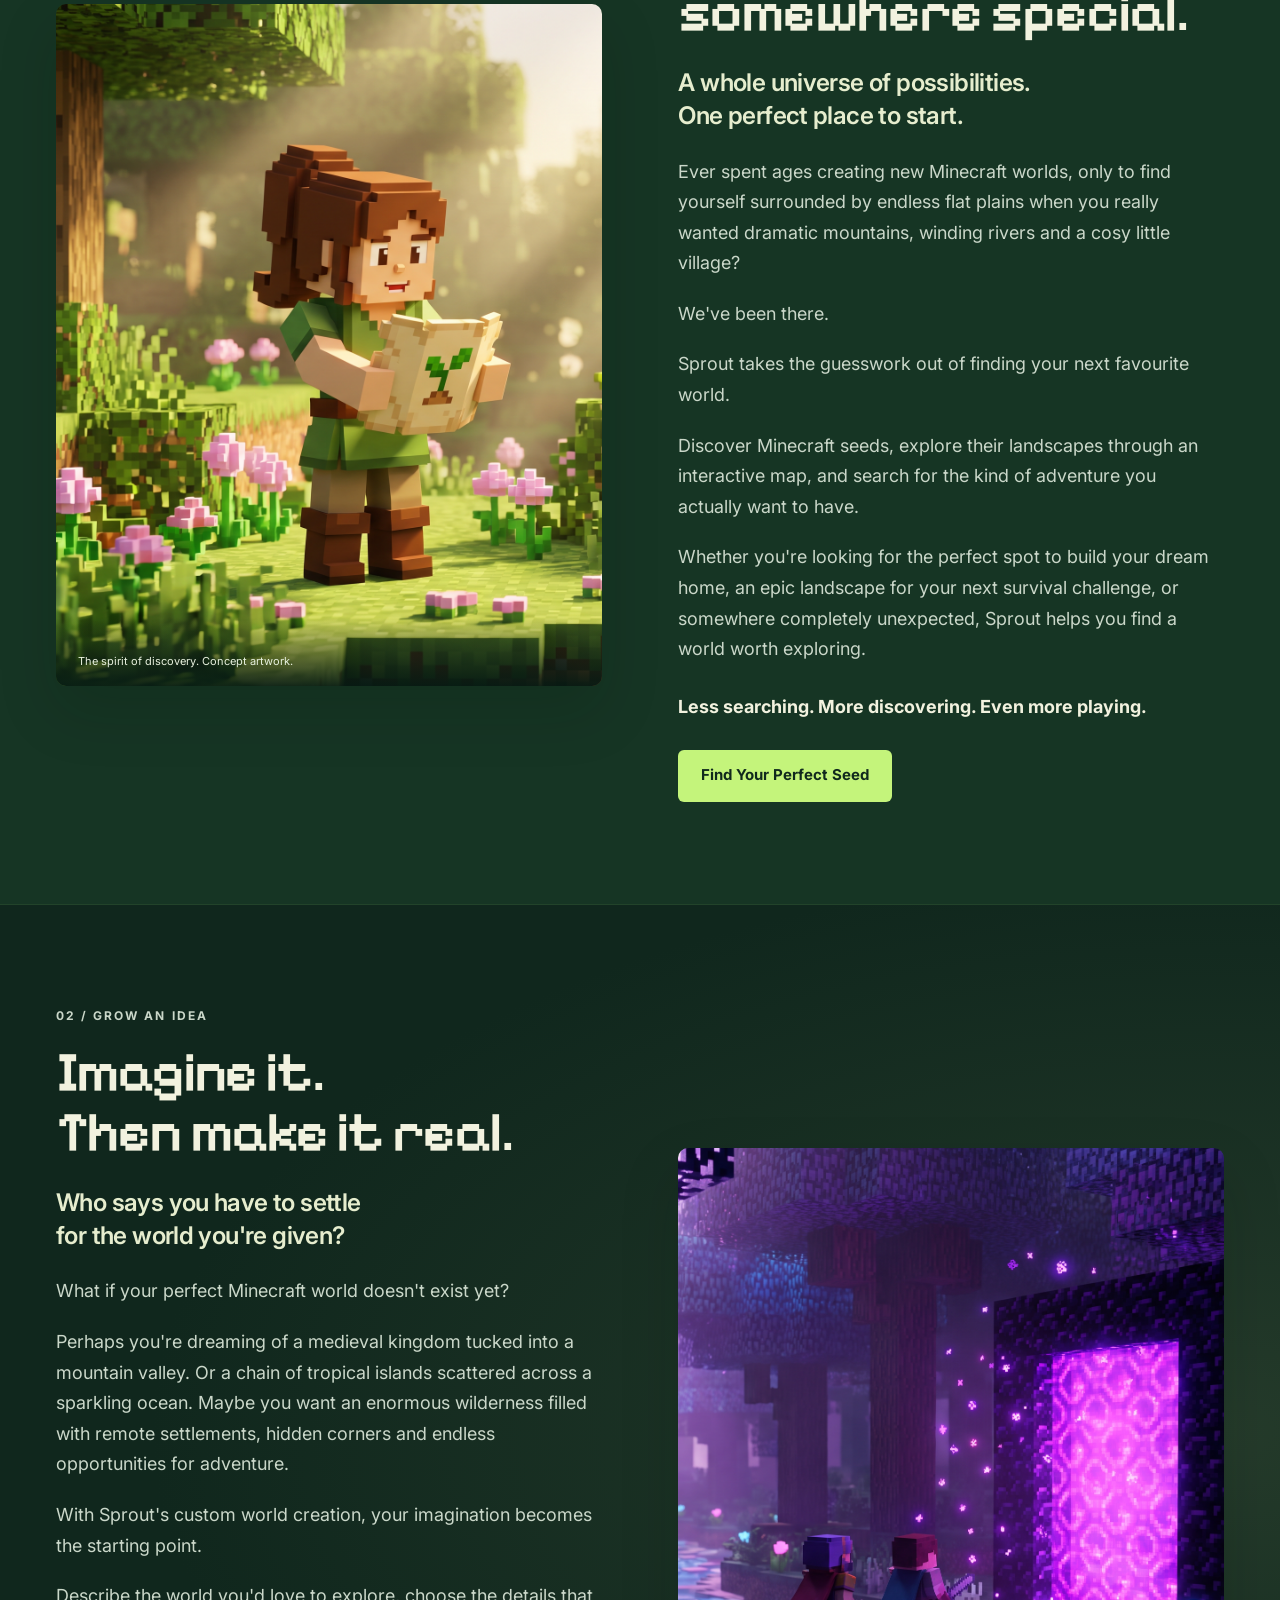
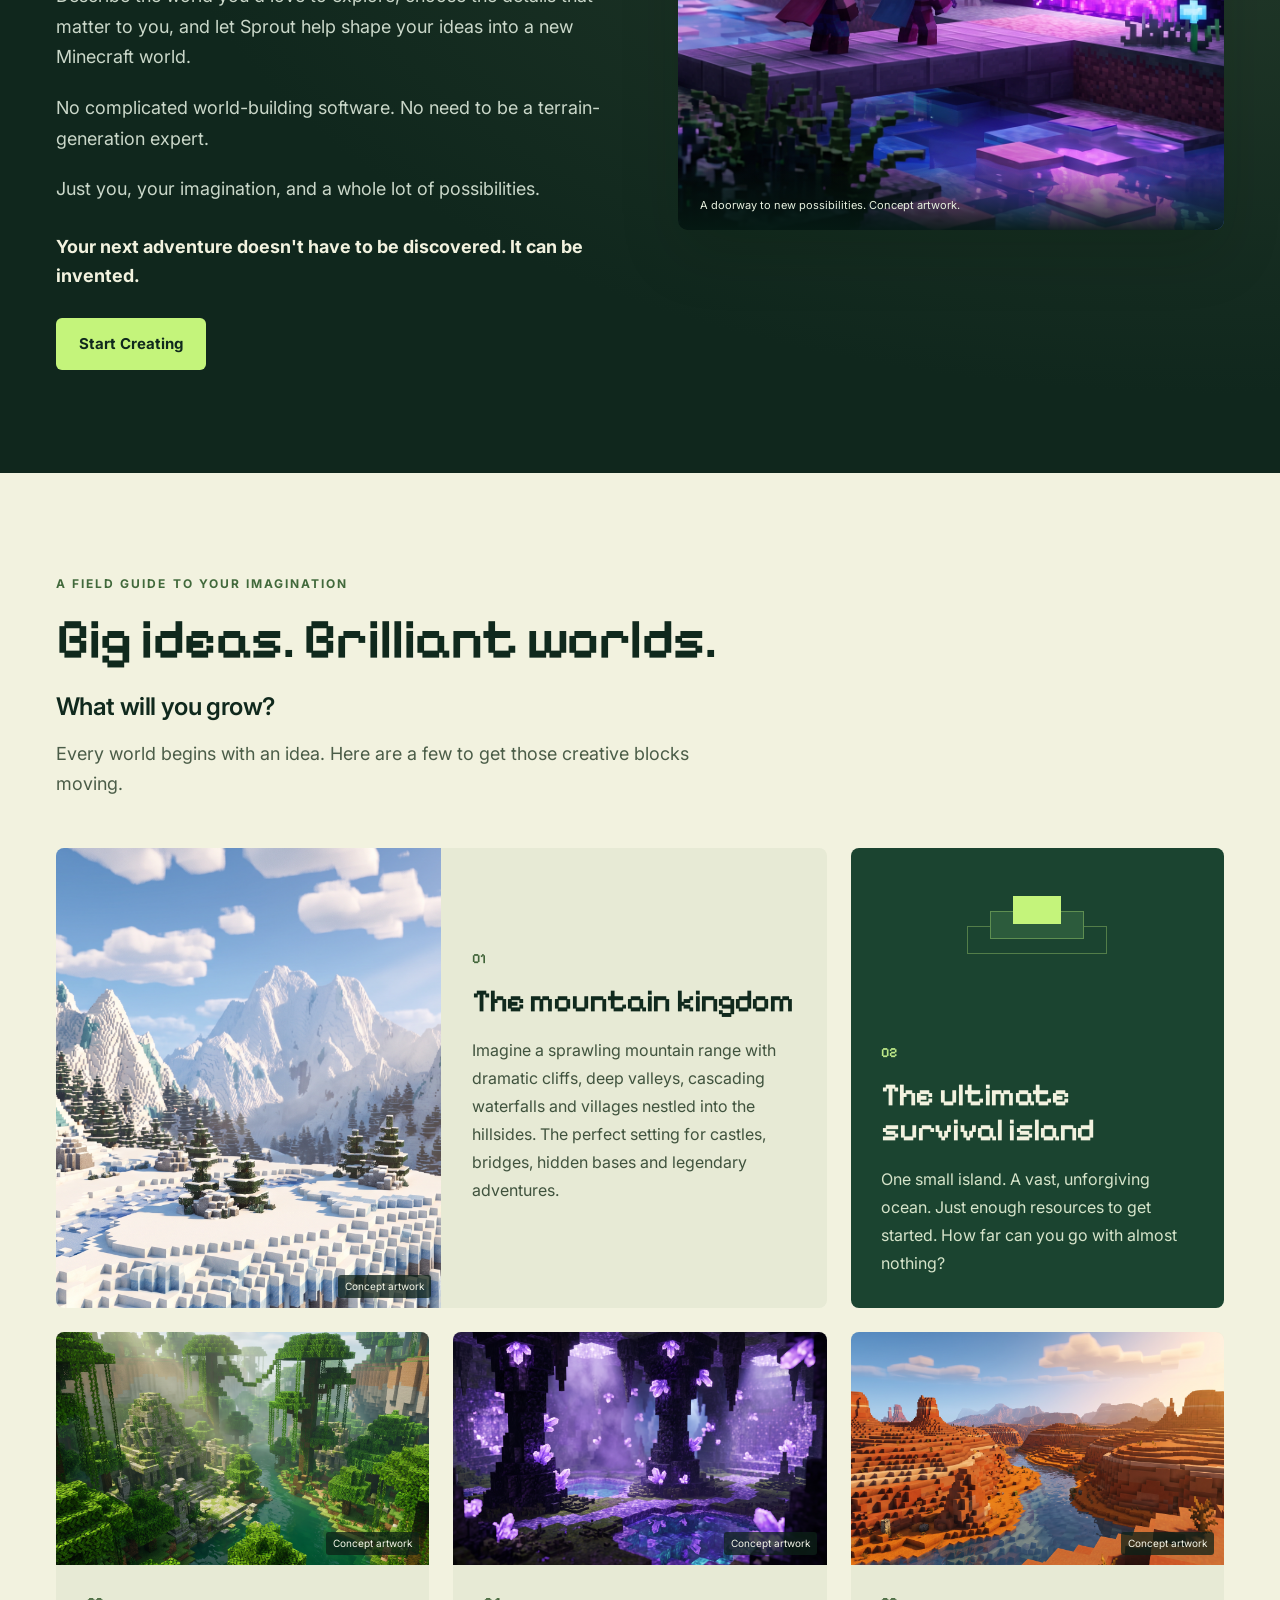
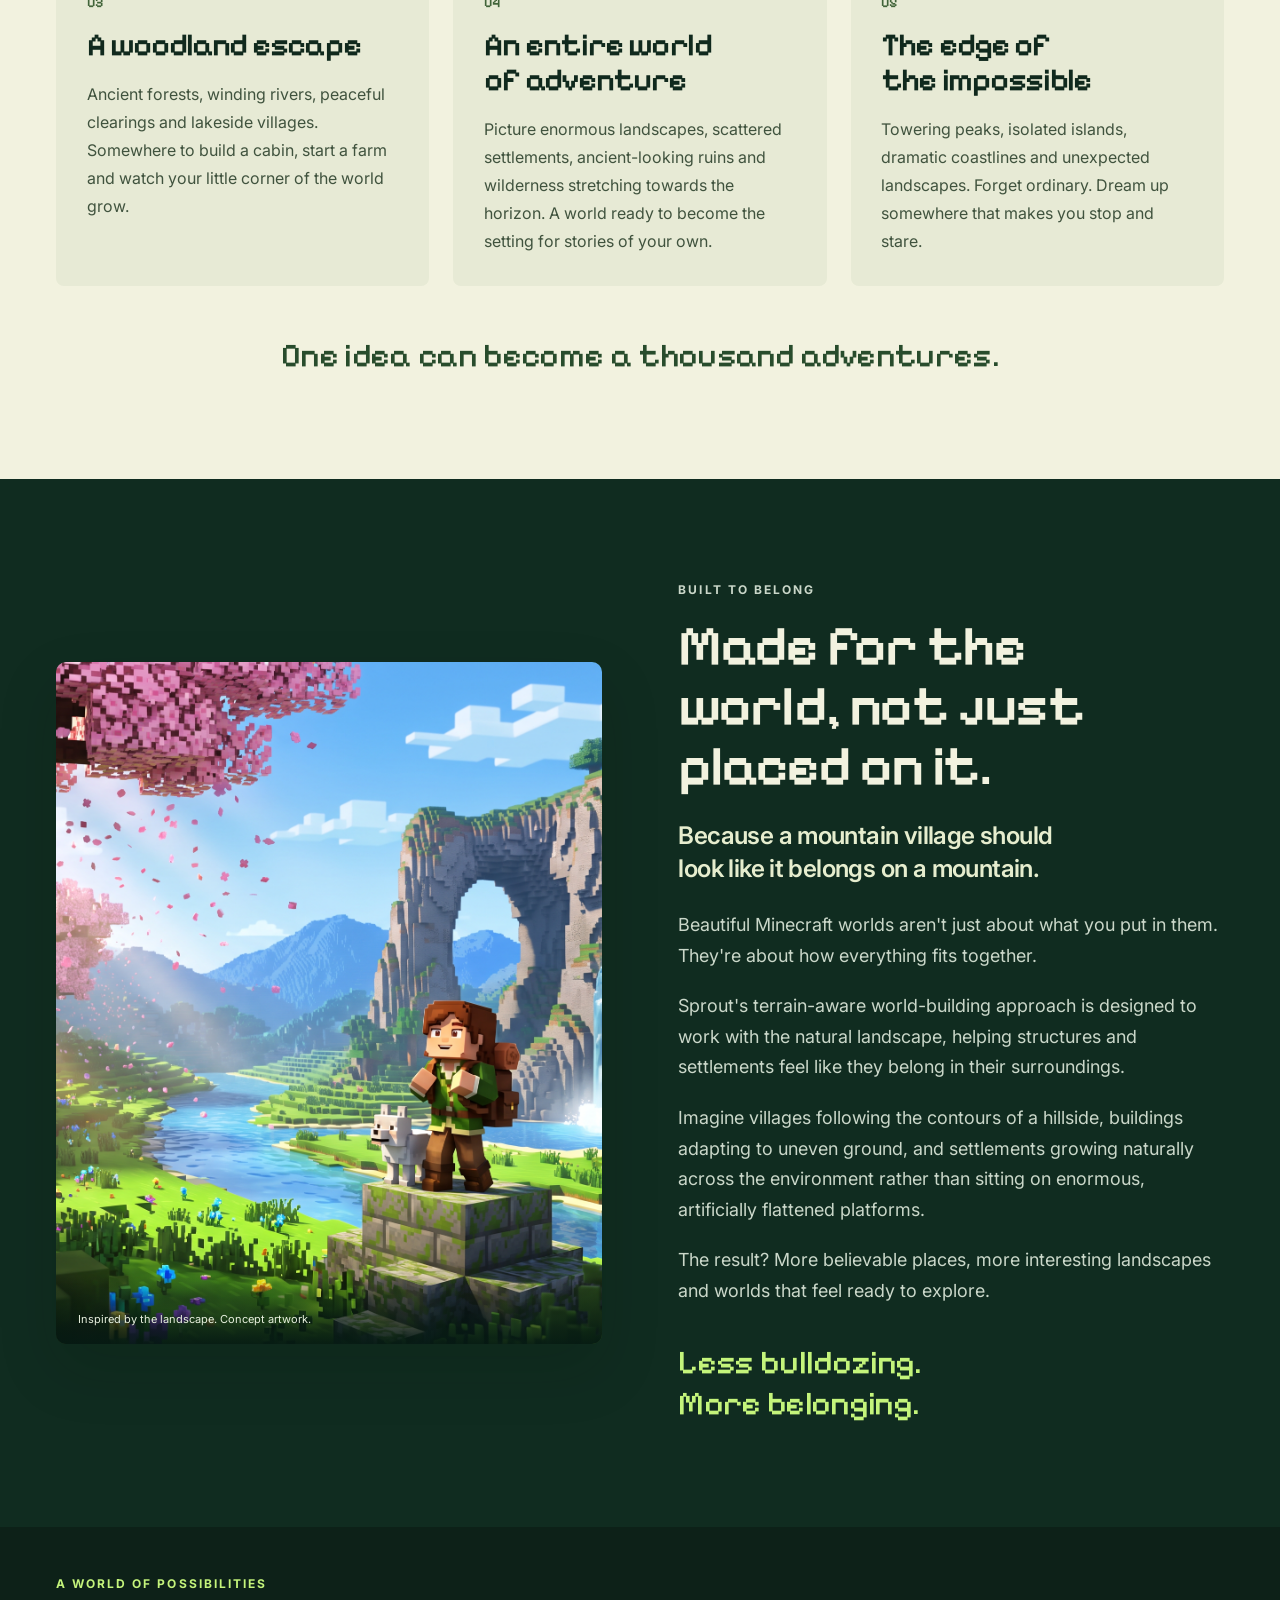
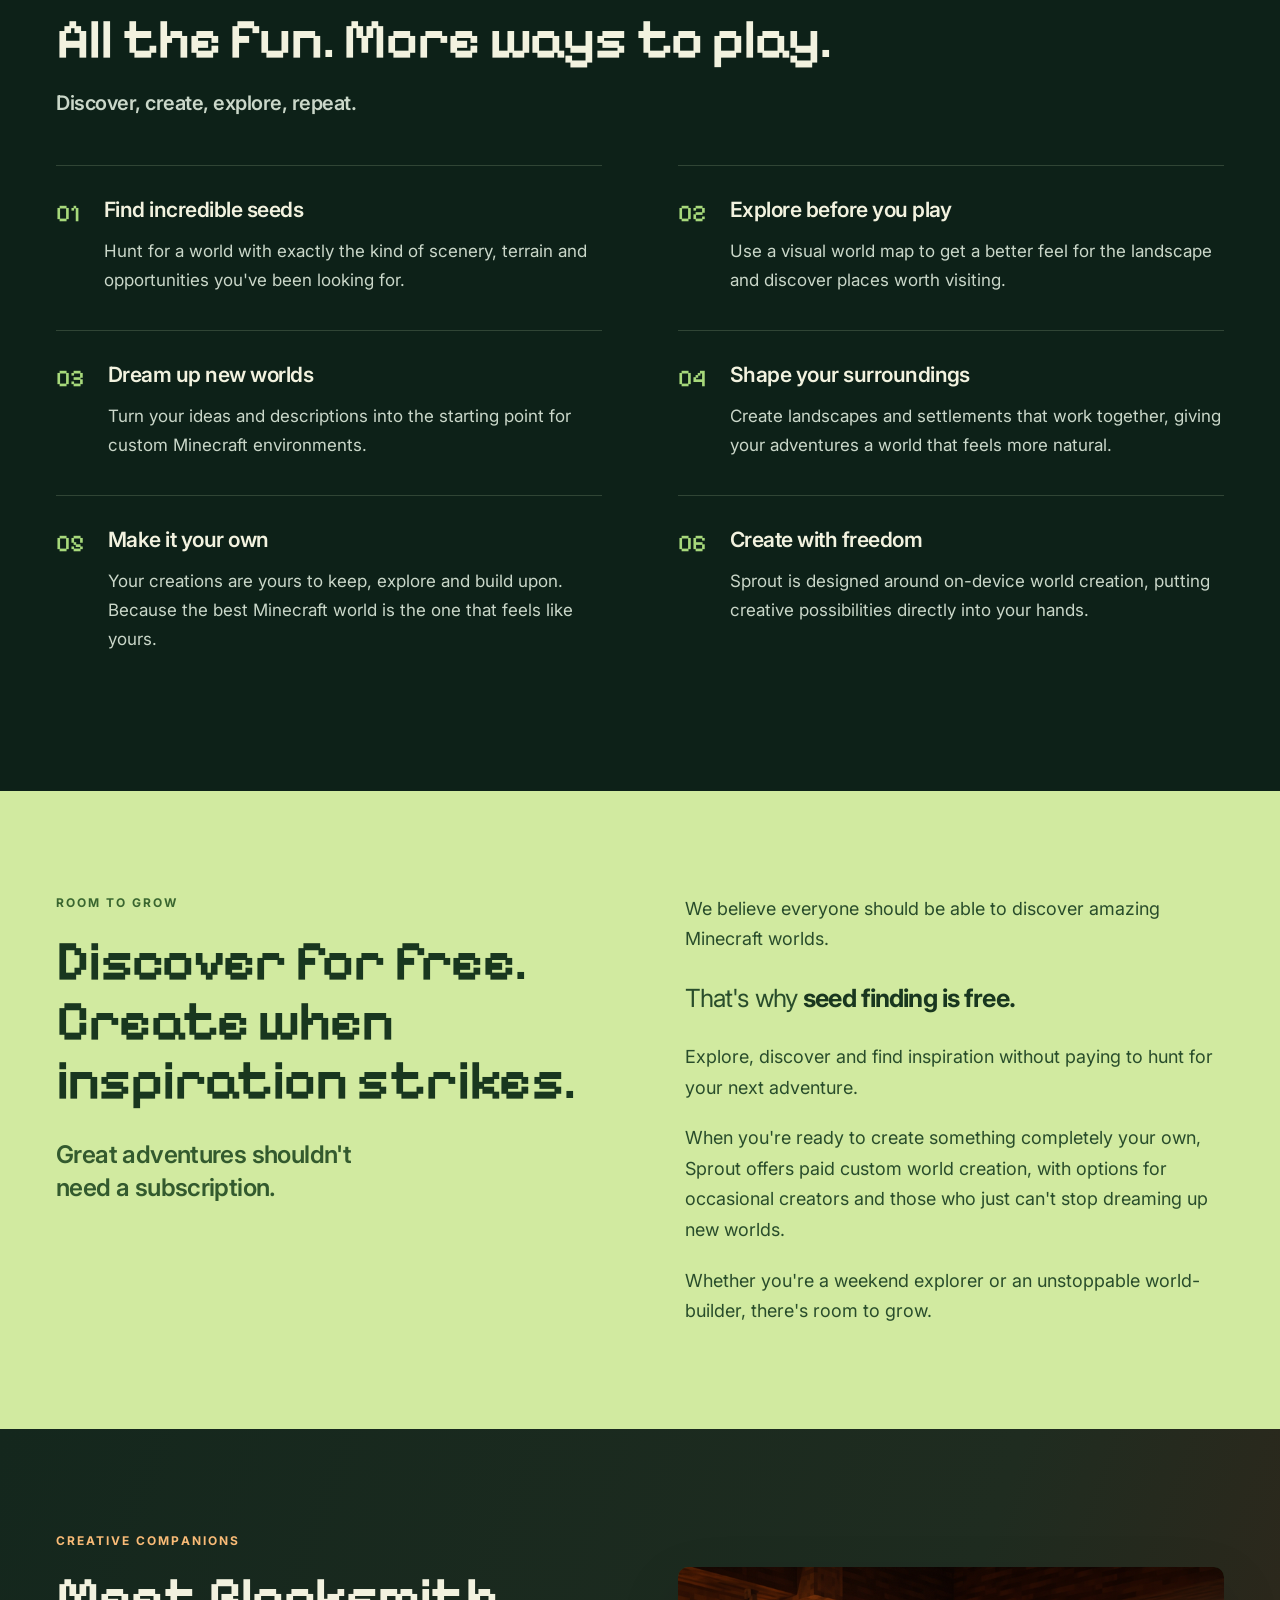
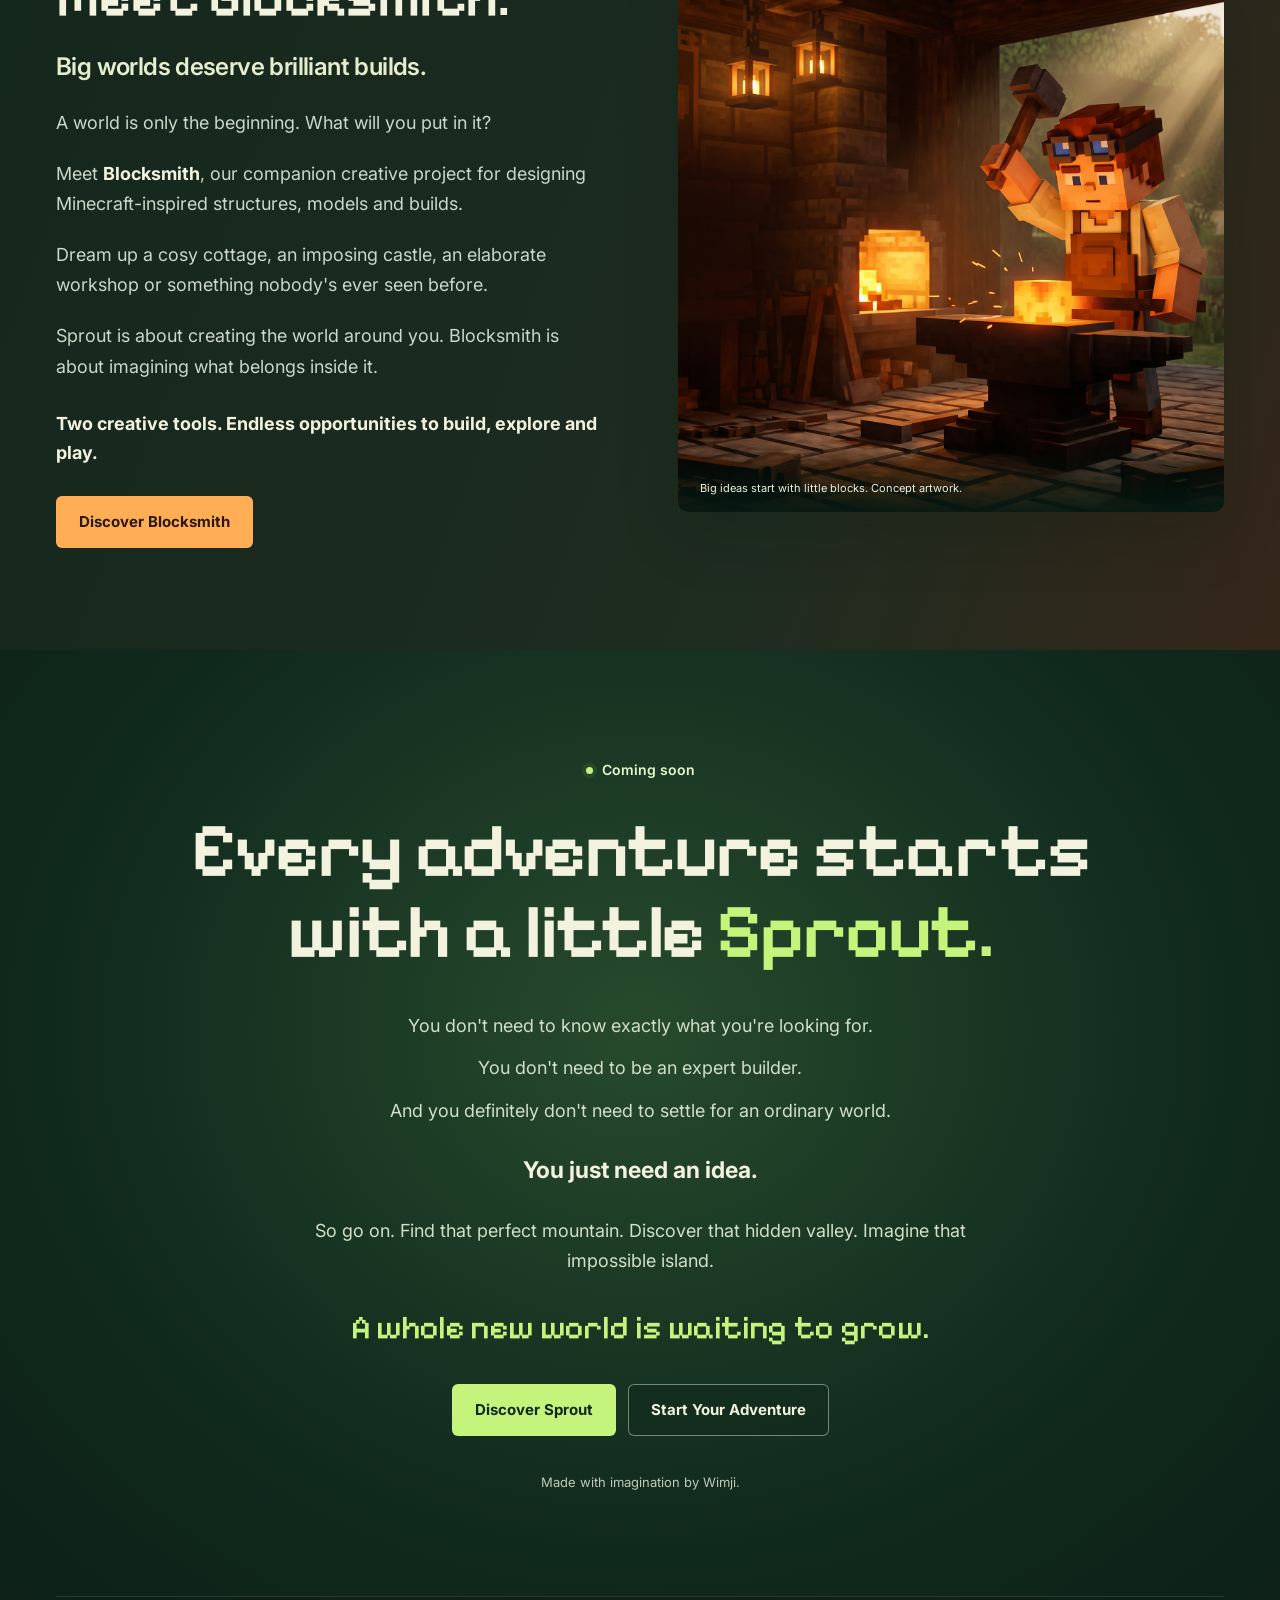
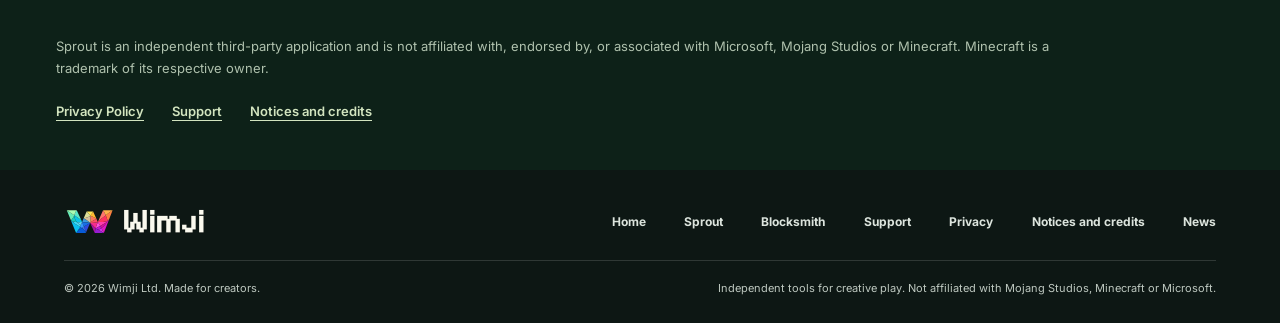
<file: sprout.html>
<!doctype html>
<html lang="en-GB">
<head>
  <meta charset="utf-8">
  <meta name="viewport" content="width=device-width, initial-scale=1">
  <meta name="theme-color" content="#10291d">
  <title>Sprout — Find it. Dream it. Grow it. | Wimji</title>
  <meta name="description" content="Find extraordinary Minecraft seeds and dream up your own worlds with Sprout. Free seed finding and paid custom world creation. Coming soon from Wimji.">
  <link rel="icon" href="assets/favicon.svg" type="image/svg+xml">
  <link rel="preconnect" href="https://fonts.googleapis.com">
  <link rel="preconnect" href="https://fonts.gstatic.com" crossorigin>
  <link rel="stylesheet" href="styles.css?v=5fd6188743">
  <link rel="stylesheet" href="sprout.css?v=8ddfdb8860">
  <script src="components.js?v=4950b00b88" defer></script>
  <script src="sprout.js?v=03732ab4a3" defer></script>
</head>
<body class="page-sprout">
  <a class="skip-link" href="#main">Skip to content</a>
  <wimji-header page="seed"></wimji-header>
  <main id="main">
    <section class="sp-hero" aria-labelledby="sprout-title">
      <img class="sp-hero-art" src="assets/seed-hero.png" alt="A flowering voxel valley with cherry trees, waterfalls, an explorer and a white wolf" fetchpriority="high">
      <div class="sp-hero-shade"></div>
      <div class="sp-container sp-hero-inner">
        <div class="sp-hero-copy">
          <p class="sp-eyebrow">A little imagination. A whole new world.</p>
          <h1 id="sprout-title">Sprout</h1>
          <p class="sp-tagline">Find it. Dream it. Grow it.</p>
          <p class="sp-hero-description">Your world. Your adventure.<br>Your imagination.</p>
          <div class="sp-actions">
            <a class="sp-button sp-button-lime" href="#find-seeds">Explore Seeds</a>
            <a class="sp-button sp-button-outline" href="#create-world">Create Your World</a>
          </div>
          <span class="sp-status">Coming soon</span>
        </div>
      </div>
      <span class="sp-art-caption">Concept artwork</span>
    </section>

    <section class="sp-intro sp-container" aria-labelledby="intro-title">
      <p class="sp-eyebrow">The beginning of something brilliant</p>
      <h2 id="intro-title">Every great Minecraft adventure starts somewhere.</h2>
      <div class="sp-intro-columns">
        <div class="sp-copy">
          <p>A lonely island surrounded by endless ocean. A peaceful valley hidden between towering mountains. A bustling village waiting to become the heart of your next kingdom.</p>
          <p>Sometimes, the perfect world is already out there, just waiting to be discovered.</p>
          <p>And sometimes? You have to make it yourself.</p>
        </div>
        <div class="sp-copy">
          <p><strong>Meet Sprout.</strong> Your creative companion for discovering incredible Minecraft seeds, exploring new possibilities, and bringing your own worlds to life.</p>
          <p class="sp-signature">Find somewhere extraordinary. Dream up something impossible. Make it yours.</p>
        </div>
      </div>
    </section>

    <section class="sp-section sp-discover" id="find-seeds" aria-labelledby="find-title">
      <div class="sp-container sp-split">
        <figure class="sp-visual sp-discover-art">
          <img src="assets/seed-map.png" alt="A smiling voxel explorer holds a map marked with a green sprout, surrounded by a lush landscape" loading="lazy">
          <figcaption>The spirit of discovery. Concept artwork.</figcaption>
        </figure>
        <div class="sp-copy">
          <p class="sp-eyebrow">01 / Find your starting point</p>
          <h2 id="find-title">Find your somewhere special.</h2>
          <h3>A whole universe of possibilities. One perfect place to start.</h3>
          <p>Ever spent ages creating new Minecraft worlds, only to find yourself surrounded by endless flat plains when you really wanted dramatic mountains, winding rivers and a cosy little village?</p>
          <p>We've been there.</p>
          <p>Sprout takes the guesswork out of finding your next favourite world.</p>
          <p>Discover Minecraft seeds, explore their landscapes through an interactive map, and search for the kind of adventure you actually want to have.</p>
          <p>Whether you're looking for the perfect spot to build your dream home, an epic landscape for your next survival challenge, or somewhere completely unexpected, Sprout helps you find a world worth exploring.</p>
          <p class="sp-emphasis">Less searching. More discovering. Even more playing.</p>
          <button class="sp-button sp-button-lime" type="button" data-sp-release aria-haspopup="dialog" aria-controls="sprout-release-dialog">Find Your Perfect Seed</button>
        </div>
      </div>
    </section>

    <section class="sp-section sp-create" id="create-world" aria-labelledby="create-title">
      <div class="sp-container sp-split sp-split-reverse">
        <div class="sp-copy">
          <p class="sp-eyebrow">02 / Grow an idea</p>
          <h2 id="create-title">Imagine it.<br>Then make it real.</h2>
          <h3>Who says you have to settle for the world you're given?</h3>
          <p>What if your perfect Minecraft world doesn't exist yet?</p>
          <p>Perhaps you're dreaming of a medieval kingdom tucked into a mountain valley. Or a chain of tropical islands scattered across a sparkling ocean. Maybe you want an enormous wilderness filled with remote settlements, hidden corners and endless opportunities for adventure.</p>
          <p>With Sprout's custom world creation, your imagination becomes the starting point.</p>
          <p>Describe the world you'd love to explore, choose the details that matter to you, and let Sprout help shape your ideas into a new Minecraft world.</p>
          <p>No complicated world-building software. No need to be a terrain-generation expert.</p>
          <p>Just you, your imagination, and a whole lot of possibilities.</p>
          <p class="sp-emphasis">Your next adventure doesn't have to be discovered. It can be invented.</p>
          <button class="sp-button sp-button-lime" type="button" data-sp-release aria-haspopup="dialog" aria-controls="sprout-release-dialog">Start Creating</button>
        </div>
        <figure class="sp-visual sp-create-art">
          <img src="assets/portal.png" alt="An imagined glowing portal opens onto a vivid, block-built world" loading="lazy">
          <figcaption>A doorway to new possibilities. Concept artwork.</figcaption>
        </figure>
      </div>
    </section>

    <section class="sp-section sp-ideas" aria-labelledby="ideas-title">
      <div class="sp-container">
        <header class="sp-section-heading">
          <p class="sp-eyebrow">A field guide to your imagination</p>
          <h2 id="ideas-title">Big ideas. Brilliant worlds.</h2>
          <h3>What will you grow?</h3>
          <p>Every world begins with an idea. Here are a few to get those creative blocks moving.</p>
        </header>
        <div class="sp-idea-grid">
          <article class="sp-idea sp-idea-mountain">
            <figure><img src="assets/biome-snow.png" alt="Snow-covered voxel mountains beneath a bright sky" loading="lazy"><figcaption>Concept artwork</figcaption></figure>
            <div class="sp-idea-copy"><span class="sp-idea-number" aria-hidden="true">01</span><h3>The mountain kingdom</h3><p>Imagine a sprawling mountain range with dramatic cliffs, deep valleys, cascading waterfalls and villages nestled into the hillsides. The perfect setting for castles, bridges, hidden bases and legendary adventures.</p></div>
          </article>
          <article class="sp-idea sp-idea-island">
            <div class="sp-island-mark" aria-hidden="true"><span></span><span></span><span></span></div>
            <div class="sp-idea-copy"><span class="sp-idea-number" aria-hidden="true">02</span><h3>The ultimate survival island</h3><p>One small island. A vast, unforgiving ocean. Just enough resources to get started. How far can you go with almost nothing?</p></div>
          </article>
          <article class="sp-idea">
            <figure><img src="assets/biome-jungle.png" alt="Dense green foliage and trees in a lush voxel landscape" loading="lazy"><figcaption>Concept artwork</figcaption></figure>
            <div class="sp-idea-copy"><span class="sp-idea-number" aria-hidden="true">03</span><h3>A woodland escape</h3><p>Ancient forests, winding rivers, peaceful clearings and lakeside villages. Somewhere to build a cabin, start a farm and watch your little corner of the world grow.</p></div>
          </article>
          <article class="sp-idea">
            <figure><img src="assets/biome-amethyst.png" alt="Glowing purple crystals in an imagined voxel cave" loading="lazy"><figcaption>Concept artwork</figcaption></figure>
            <div class="sp-idea-copy"><span class="sp-idea-number" aria-hidden="true">04</span><h3>An entire world of adventure</h3><p>Picture enormous landscapes, scattered settlements, ancient-looking ruins and wilderness stretching towards the horizon. A world ready to become the setting for stories of your own.</p></div>
          </article>
          <article class="sp-idea">
            <figure><img src="assets/biome-desert.png" alt="Dramatic red cliffs and canyons in a voxel badlands landscape" loading="lazy"><figcaption>Concept artwork</figcaption></figure>
            <div class="sp-idea-copy"><span class="sp-idea-number" aria-hidden="true">05</span><h3>The edge of the impossible</h3><p>Towering peaks, isolated islands, dramatic coastlines and unexpected landscapes. Forget ordinary. Dream up somewhere that makes you stop and stare.</p></div>
          </article>
        </div>
        <p class="sp-signature sp-ideas-close">One idea can become a thousand adventures.</p>
      </div>
    </section>

    <section class="sp-section sp-terrain" aria-labelledby="terrain-title">
      <div class="sp-container sp-split">
        <figure class="sp-visual sp-terrain-art"><img src="assets/seed-hero.png" alt="Waterfalls, hillsides and trees form a flourishing voxel valley" loading="lazy"><figcaption>Inspired by the landscape. Concept artwork.</figcaption></figure>
        <div class="sp-copy">
          <p class="sp-eyebrow">Built to belong</p>
          <h2 id="terrain-title">Made for the world, not just placed on it.</h2>
          <h3>Because a mountain village should look like it belongs on a mountain.</h3>
          <p>Beautiful Minecraft worlds aren't just about what you put in them. They're about how everything fits together.</p>
          <p>Sprout's terrain-aware world-building approach is designed to work with the natural landscape, helping structures and settlements feel like they belong in their surroundings.</p>
          <p>Imagine villages following the contours of a hillside, buildings adapting to uneven ground, and settlements growing naturally across the environment rather than sitting on enormous, artificially flattened platforms.</p>
          <p>The result? More believable places, more interesting landscapes and worlds that feel ready to explore.</p>
          <p class="sp-signature">Less bulldozing.<br>More belonging.</p>
        </div>
      </div>
    </section>

    <section class="sp-section sp-features" id="features" aria-labelledby="features-title">
      <div class="sp-container">
        <header class="sp-section-heading"><p class="sp-eyebrow">A world of possibilities</p><h2 id="features-title">All the fun. More ways to play.</h2><h3>Discover, create, explore, repeat.</h3></header>
        <div class="sp-feature-grid">
          <article class="sp-feature"><span aria-hidden="true">01</span><div><h3>Find incredible seeds</h3><p>Hunt for a world with exactly the kind of scenery, terrain and opportunities you've been looking for.</p></div></article>
          <article class="sp-feature"><span aria-hidden="true">02</span><div><h3>Explore before you play</h3><p>Use a visual world map to get a better feel for the landscape and discover places worth visiting.</p></div></article>
          <article class="sp-feature"><span aria-hidden="true">03</span><div><h3>Dream up new worlds</h3><p>Turn your ideas and descriptions into the starting point for custom Minecraft environments.</p></div></article>
          <article class="sp-feature"><span aria-hidden="true">04</span><div><h3>Shape your surroundings</h3><p>Create landscapes and settlements that work together, giving your adventures a world that feels more natural.</p></div></article>
          <article class="sp-feature"><span aria-hidden="true">05</span><div><h3>Make it your own</h3><p>Your creations are yours to keep, explore and build upon. Because the best Minecraft world is the one that feels like yours.</p></div></article>
          <article class="sp-feature"><span aria-hidden="true">06</span><div><h3>Create with freedom</h3><p>Sprout is designed around on-device world creation, putting creative possibilities directly into your hands.</p></div></article>
        </div>
      </div>
    </section>

    <section class="sp-section sp-freedom" aria-labelledby="freedom-title">
      <div class="sp-container sp-freedom-grid">
        <header><p class="sp-eyebrow">Room to grow</p><h2 id="freedom-title">Discover for free. Create when inspiration strikes.</h2><h3>Great adventures shouldn't need a subscription.</h3></header>
        <div class="sp-copy">
          <p>We believe everyone should be able to discover amazing Minecraft worlds.</p>
          <p class="sp-free-line">That's why <strong>seed finding is free.</strong></p>
          <p>Explore, discover and find inspiration without paying to hunt for your next adventure.</p>
          <p>When you're ready to create something completely your own, Sprout offers paid custom world creation, with options for occasional creators and those who just can't stop dreaming up new worlds.</p>
          <p>Whether you're a weekend explorer or an unstoppable world-builder, there's room to grow.</p>
        </div>
      </div>
    </section>

    <section class="sp-section sp-companion" aria-labelledby="companion-title">
      <div class="sp-container sp-split sp-split-reverse">
        <div class="sp-copy">
          <p class="sp-eyebrow">Creative companions</p>
          <h2 id="companion-title">Meet Blocksmith.</h2>
          <h3>Big worlds deserve brilliant builds.</h3>
          <p>A world is only the beginning. What will you put in it?</p>
          <p>Meet <strong>Blocksmith</strong>, our companion creative project for designing Minecraft-inspired structures, models and builds.</p>
          <p>Dream up a cosy cottage, an imposing castle, an elaborate workshop or something nobody's ever seen before.</p>
          <p>Sprout is about creating the world around you. Blocksmith is about imagining what belongs inside it.</p>
          <p class="sp-emphasis">Two creative tools. Endless opportunities to build, explore and play.</p>
          <a class="sp-button sp-button-orange" href="blocksmith.html">Discover Blocksmith</a>
        </div>
        <figure class="sp-visual sp-companion-art"><img src="assets/block-hero.png" alt="A voxel builder works in a glowing, lantern-lit workshop" loading="lazy"><figcaption>Big ideas start with little blocks. Concept artwork.</figcaption></figure>
      </div>
    </section>

    <section class="sp-section sp-finale" aria-labelledby="finale-title">
      <div class="sp-container">
        <span class="sp-status">Coming soon</span>
        <h2 id="finale-title">Every adventure starts with a little <span>Sprout.</span></h2>
        <div class="sp-finale-copy">
          <p>You don't need to know exactly what you're looking for.</p>
          <p>You don't need to be an expert builder.</p>
          <p>And you definitely don't need to settle for an ordinary world.</p>
          <p class="sp-emphasis">You just need an idea.</p>
          <p>So go on. Find that perfect mountain. Discover that hidden valley. Imagine that impossible island.</p>
          <p class="sp-signature">A whole new world is waiting to grow.</p>
        </div>
        <div class="sp-actions"><button class="sp-button sp-button-lime" type="button" data-sp-release aria-haspopup="dialog" aria-controls="sprout-release-dialog">Discover Sprout</button><button class="sp-button sp-button-outline" type="button" data-sp-release aria-haspopup="dialog" aria-controls="sprout-release-dialog">Start Your Adventure</button></div>
        <p class="sp-made-by">Made with imagination by Wimji.</p>
      </div>
    </section>

    <section class="sp-smallprint sp-container" aria-label="Sprout information">
      <p>Sprout is an independent third-party application and is not affiliated with, endorsed by, or associated with Microsoft, Mojang Studios or Minecraft. Minecraft is a trademark of its respective owner.</p>
      <nav class="sp-legal-links" aria-label="Sprout information"><a href="privacy.html">Privacy Policy</a><a href="support.html">Support</a><a href="notices.html">Notices and credits</a></nav>
    </section>
  </main>
  <wimji-footer></wimji-footer>
  <dialog class="sp-release-dialog" id="sprout-release-dialog" aria-labelledby="sprout-release-title" aria-describedby="sprout-release-description">
    <div class="sp-dialog-content">
      <button class="sp-dialog-close" type="button" aria-label="Close release information" data-sp-close><span aria-hidden="true">×</span></button>
      <p class="sp-eyebrow">A new adventure is growing</p>
      <h2 id="sprout-release-title">Sprout is coming soon.</h2>
      <p id="sprout-release-description">The App Store link will appear here when Sprout is released.</p>
      <button class="sp-button sp-button-lime" type="button" data-sp-close>Keep exploring</button>
    </div>
  </dialog>
</body>
</html>
</file>
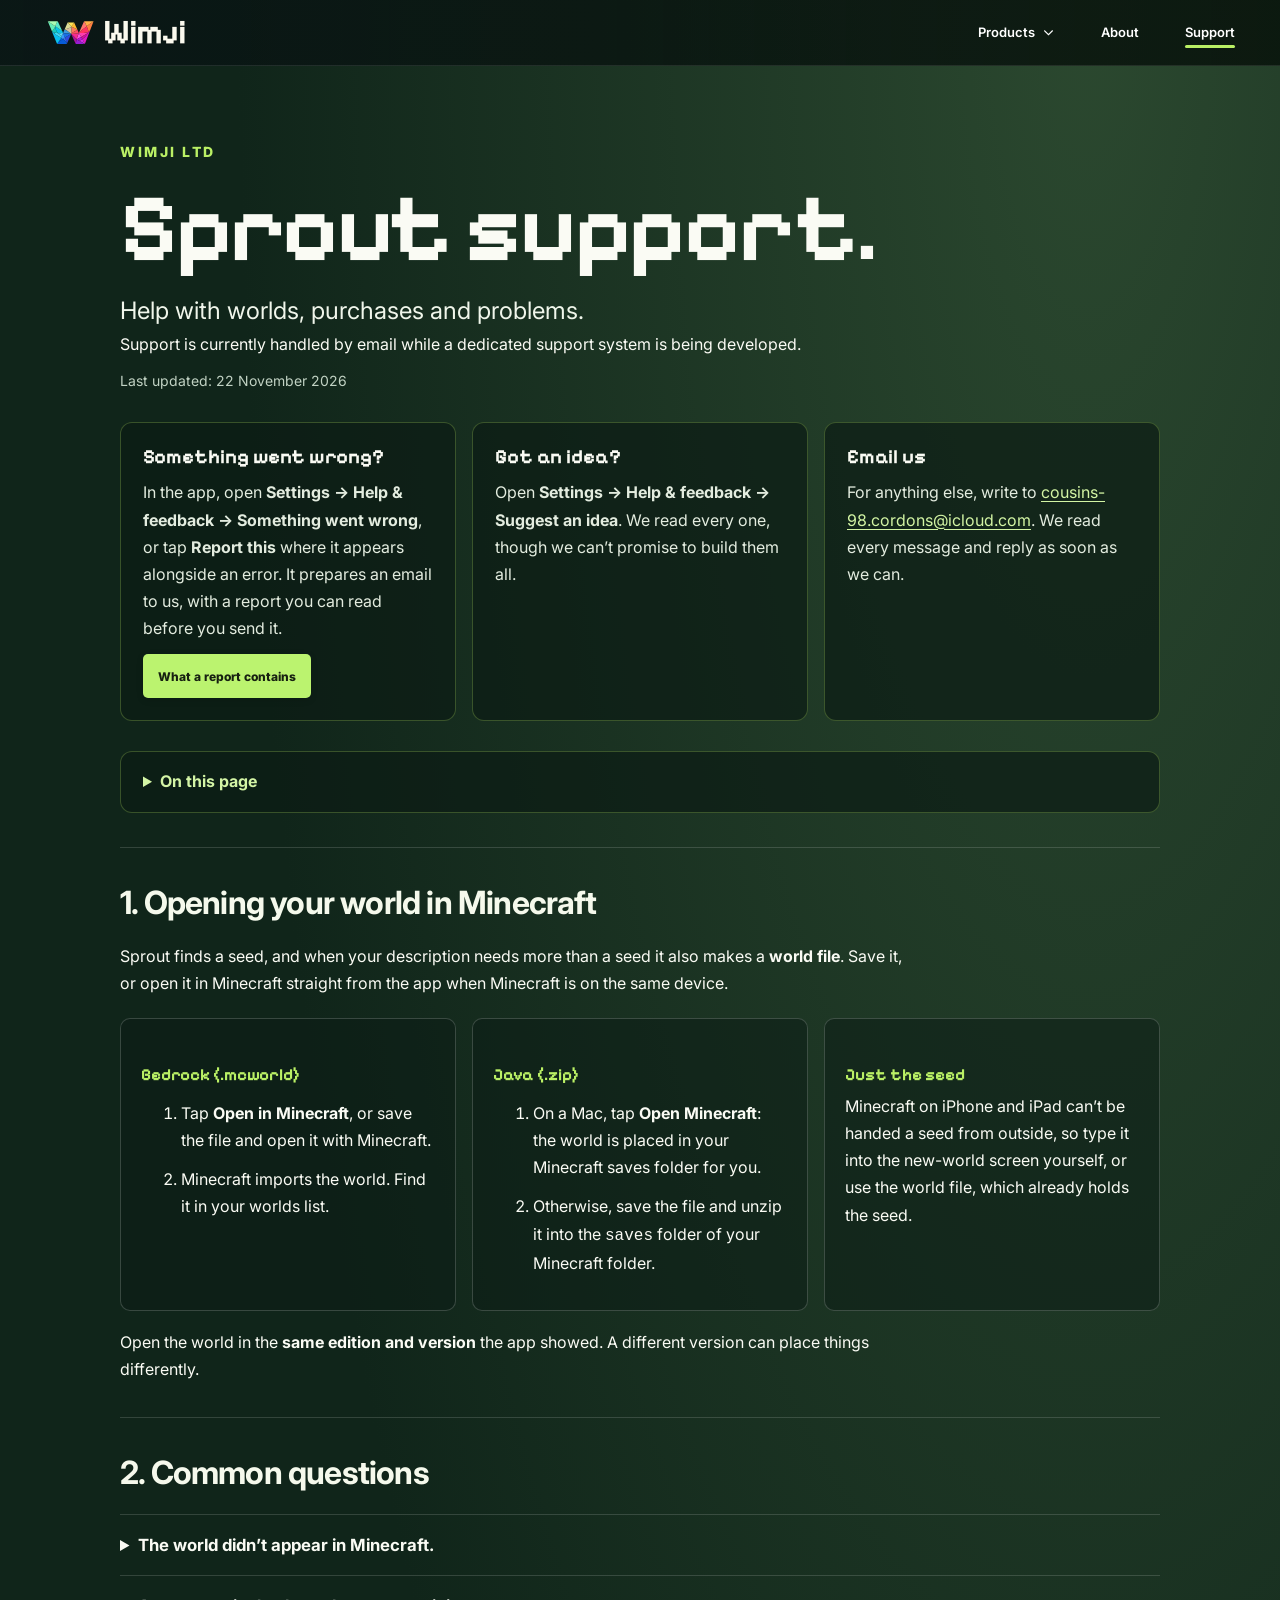
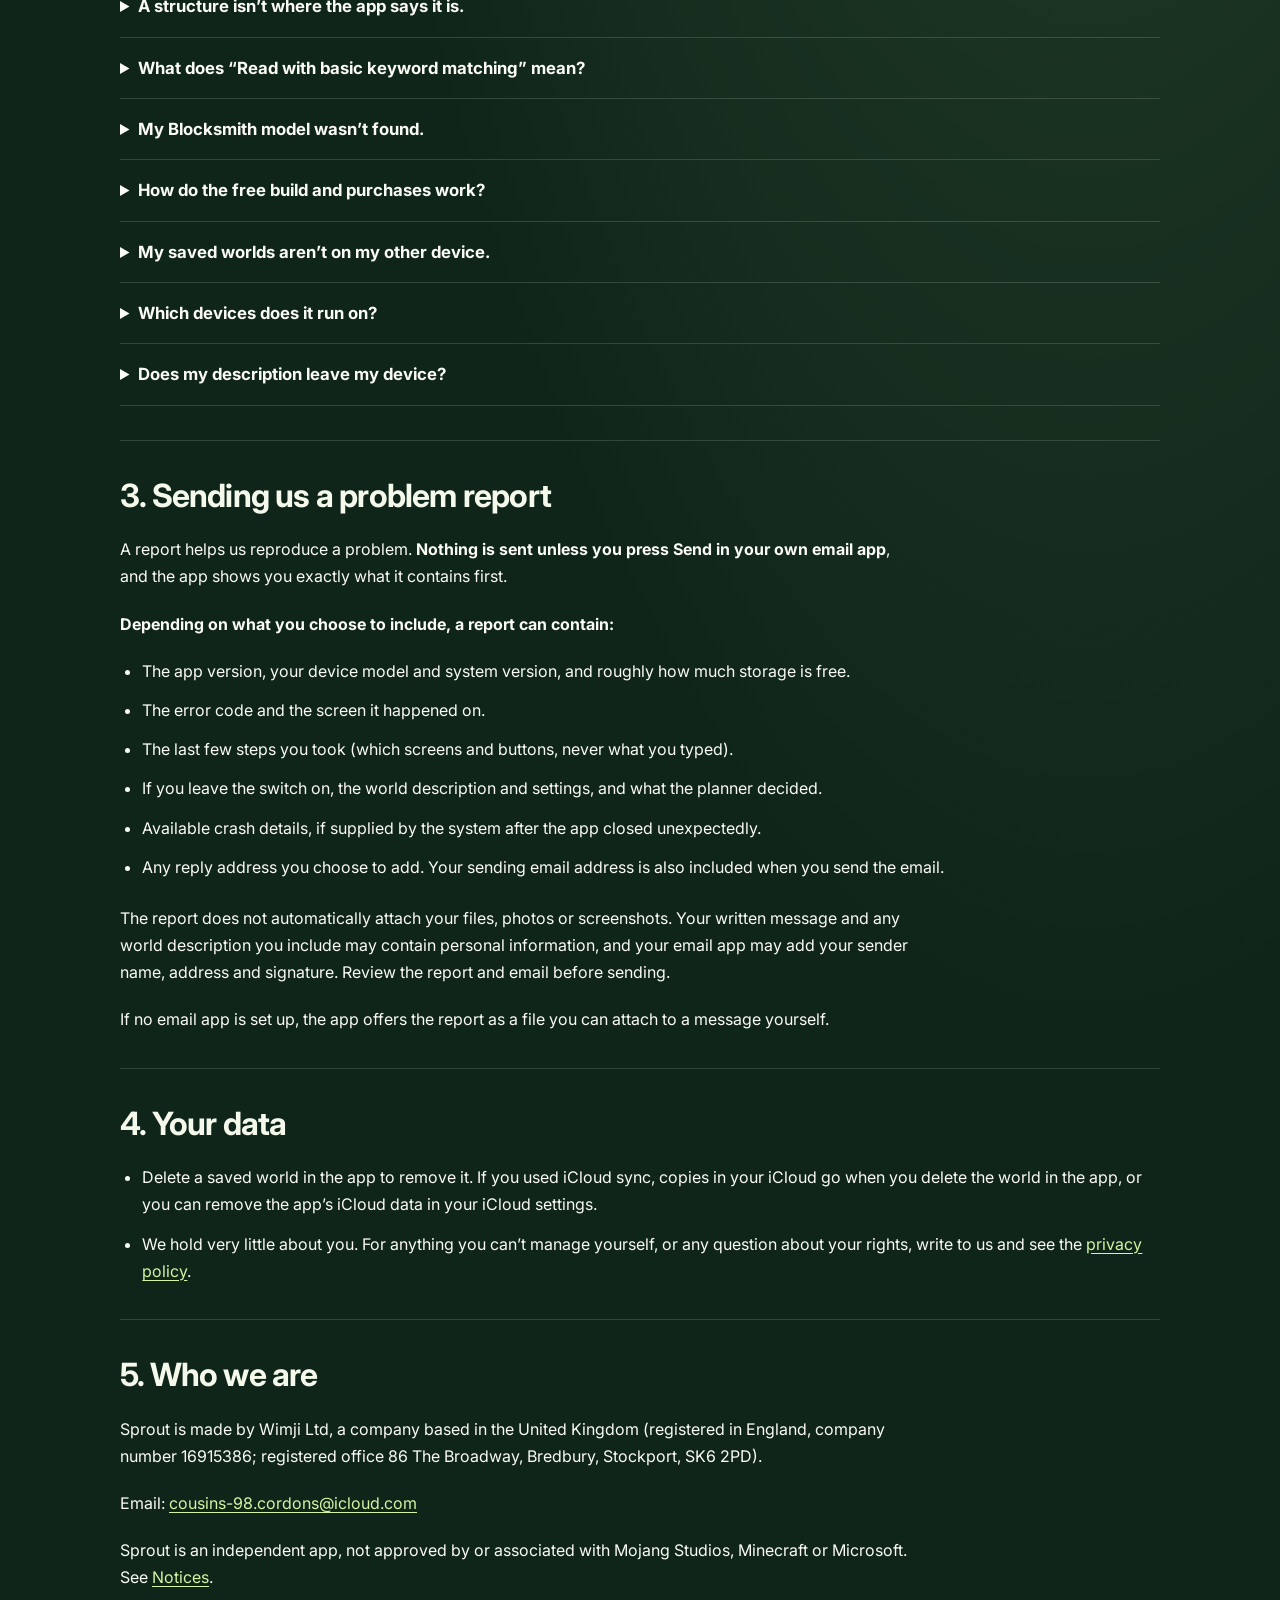
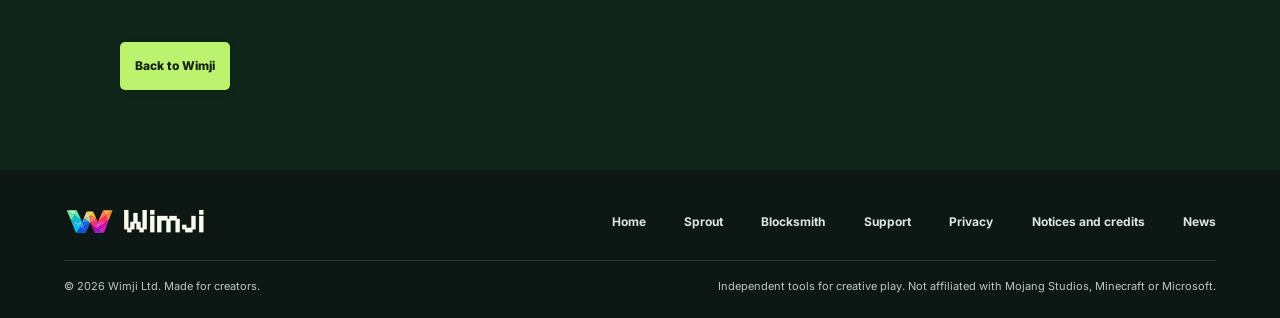
<file: support.html>
<!doctype html>
<html lang="en-GB">
<head>
  <meta charset="utf-8">
  <meta name="viewport" content="width=device-width, initial-scale=1">
  <title>Sprout Support | Wimji</title>
  <meta name="description" content="Help with Sprout: opening worlds in Minecraft, purchases, sync, Blocksmith models, and how to report a problem.">
  <meta name="theme-color" content="#13251b">
  <link rel="icon" href="assets/favicon.svg" type="image/svg+xml">
  <link rel="stylesheet" href="styles.css?v=5fd6188743">
  <script src="components.js?v=4950b00b88" defer></script>
</head>
<body class="page-privacy page-support">
  <a class="skip-link" href="#main">Skip to content</a>
  <wimji-header page="support"></wimji-header>
  <main id="main" class="privacy-content">
    <div class="privacy-content-inner">
      <header class="policy-header">
        <span class="privacy-eyebrow">WIMJI LTD</span>
        <h1>Sprout support.</h1>
        <p class="policy-subtitle">Help with worlds, purchases and problems.</p>
        <p>Support is currently handled by email while a dedicated support system is being developed.</p>
        <p class="policy-updated">Last updated: <time datetime="2026-11-22">22 November 2026</time></p>
      </header>

      <div class="help-cards">
        <section class="help-card" aria-labelledby="card-problem">
          <h2 id="card-problem">Something went wrong?</h2>
          <p>In the app, open <strong>Settings &rarr; Help &amp; feedback &rarr; Something went wrong</strong>, or tap <strong>Report this</strong> where it appears alongside an error. It prepares an email to us, with a report you can read before you send it.</p>
          <a class="btn btn-lime" href="#reporting">What a report contains</a>
        </section>
        <section class="help-card" aria-labelledby="card-idea">
          <h2 id="card-idea">Got an idea?</h2>
          <p>Open <strong>Settings &rarr; Help &amp; feedback &rarr; Suggest an idea</strong>. We read every one, though we can&rsquo;t promise to build them all.</p>
        </section>
        <section class="help-card" aria-labelledby="card-email">
          <h2 id="card-email">Email us</h2>
          <p>For anything else, write to <a href="mailto:cousins-98.cordons@icloud.com?subject=Sprout%20support">cousins-98.cordons@icloud.com</a>. We read every message and reply as soon as we can.</p>
        </section>
      </div>

      <nav class="policy-contents" aria-label="Support contents">
        <details>
          <summary>On this page</summary>
          <ol>
            <li><a href="#open-world">Opening your world in Minecraft</a></li>
            <li><a href="#questions">Common questions</a></li>
            <li><a href="#reporting">Sending us a problem report</a></li>
            <li><a href="#your-data">Your data</a></li>
            <li><a href="#contact">Who we are</a></li>
          </ol>
        </details>
      </nav>

      <article class="policy-body" aria-label="Sprout support">
        <section class="policy-section" id="open-world" aria-labelledby="h-open">
          <h2 id="h-open">1. Opening your world in Minecraft</h2>
          <p>Sprout finds a seed, and when your description needs more than a seed it also makes a <strong>world file</strong>. Save it, or open it in Minecraft straight from the app when Minecraft is on the same device.</p>
          <div class="steps">
            <div>
              <h3>Bedrock (.mcworld)</h3>
              <ol>
                <li>Tap <strong>Open in Minecraft</strong>, or save the file and open it with Minecraft.</li>
                <li>Minecraft imports the world. Find it in your worlds list.</li>
              </ol>
            </div>
            <div>
              <h3>Java (.zip)</h3>
              <ol>
                <li>On a Mac, tap <strong>Open Minecraft</strong>: the world is placed in your Minecraft saves folder for you.</li>
                <li>Otherwise, save the file and unzip it into the <code>saves</code> folder of your Minecraft folder.</li>
              </ol>
            </div>
            <div>
              <h3>Just the seed</h3>
              <p>Minecraft on iPhone and iPad can&rsquo;t be handed a seed from outside, so type it into the new-world screen yourself, or use the world file, which already holds the seed.</p>
            </div>
          </div>
          <p>Open the world in the <strong>same edition and version</strong> the app showed. A different version can place things differently.</p>
        </section>

        <section class="policy-section" id="questions" aria-labelledby="h-questions">
          <h2 id="h-questions">2. Common questions</h2>
          <div class="faq">
            <details>
              <summary>The world didn&rsquo;t appear in Minecraft.</summary>
              <ul>
                <li>Bedrock: open the .mcworld file from the Files app or the share sheet and choose Minecraft.</li>
                <li>Java: the unzipped folder must sit directly inside <code>saves</code>, not inside another folder.</li>
                <li>Check there is enough free space, then try building the file again. A failed build isn&rsquo;t counted against your allowance.</li>
              </ul>
            </details>
            <details>
              <summary>A structure isn&rsquo;t where the app says it is.</summary>
              <p>Use the <code>/locate</code> command the app shows next to each item. Sprout checks structures against the real game, but some can&rsquo;t be promised on every version. Those are listed as <em>Not covered yet</em> or <em>Lost structures</em> on the results screen, so you know before you build.</p>
            </details>
            <details>
              <summary>What does &ldquo;Read with basic keyword matching&rdquo; mean?</summary>
              <p>Your description was read by looking for known words rather than by Apple&rsquo;s on-device AI. That happens when Apple Intelligence is off or not available on your device. With it on, more of your wording is understood. Either way, your description is interpreted on your device and is not sent to a cloud AI service for interpretation.</p>
            </details>
            <details>
              <summary>My Blocksmith model wasn&rsquo;t found.</summary>
              <ul>
                <li>Blocksmith and Sprout must both be installed on the same device.</li>
                <li>The model must be saved in Blocksmith. Name it in your description as <em>&ldquo;my Monolith Portal&rdquo;</em>, using its name or part of it.</li>
                <li>If no saved model matches, Sprout builds the world without it and says so in a red notice at the top of the results.</li>
              </ul>
            </details>
            <details>
              <summary>How do the free build and purchases work?</summary>
              <ul>
                <li>Every month includes one free world build, which returns on the 1st.</li>
                <li>After that you can buy a single world, or subscribe for unlimited builds.</li>
                <li>Restore purchases and manage your subscription from <strong>Settings</strong> in the app; you can also cancel in your Apple Account.</li>
                <li>Payments, refunds and receipts are handled by Apple: <a href="https://reportaproblem.apple.com/">reportaproblem.apple.com</a>. We never see your card details.</li>
              </ul>
            </details>
            <details>
              <summary>My saved worlds aren&rsquo;t on my other device.</summary>
              <p>Check that both devices use the same Apple Account with iCloud on, and that <strong>Sync saved worlds with iCloud</strong> is on in Settings. Syncing isn&rsquo;t instant. Sprout has no account of its own.</p>
            </details>
            <details>
              <summary>Which devices does it run on?</summary>
              <p>Sprout is being prepared for iPhone, iPad and Mac. The current build targets iOS and iPadOS 27 or later, and macOS 27 or later. Final compatibility will be confirmed at release. Android and Windows versions are planned but not available.</p>
            </details>
            <details>
              <summary>Does my description leave my device?</summary>
              <p>It is interpreted on your device. Saved-world sync can copy it to your private iCloud storage, community sharing can make it public, and you can choose to include it in an emailed support report. See the <a href="privacy.html">privacy policy</a>.</p>
            </details>
          </div>
        </section>

        <section class="policy-section" id="reporting" aria-labelledby="h-report">
          <h2 id="h-report">3. Sending us a problem report</h2>
          <p>A report helps us reproduce a problem. <strong>Nothing is sent unless you press Send in your own email app</strong>, and the app shows you exactly what it contains first.</p>
          <p><strong>Depending on what you choose to include, a report can contain:</strong></p>
          <ul>
            <li>The app version, your device model and system version, and roughly how much storage is free.</li>
            <li>The error code and the screen it happened on.</li>
            <li>The last few steps you took (which screens and buttons, never what you typed).</li>
            <li>If you leave the switch on, the world description and settings, and what the planner decided.</li>
            <li>Available crash details, if supplied by the system after the app closed unexpectedly.</li>
            <li>Any reply address you choose to add. Your sending email address is also included when you send the email.</li>
          </ul>
          <p>The report does not automatically attach your files, photos or screenshots. Your written message and any world description you include may contain personal information, and your email app may add your sender name, address and signature. Review the report and email before sending.</p>
          <p>If no email app is set up, the app offers the report as a file you can attach to a message yourself.</p>
        </section>

        <section class="policy-section" id="your-data" aria-labelledby="h-data">
          <h2 id="h-data">4. Your data</h2>
          <ul>
            <li>Delete a saved world in the app to remove it. If you used iCloud sync, copies in your iCloud go when you delete the world in the app, or you can remove the app&rsquo;s iCloud data in your iCloud settings.</li>
            <li>We hold very little about you. For anything you can&rsquo;t manage yourself, or any question about your rights, write to us and see the <a href="privacy.html">privacy policy</a>.</li>
          </ul>
        </section>

        <section class="policy-section" id="contact" aria-labelledby="h-contact">
          <h2 id="h-contact">5. Who we are</h2>
          <p>Sprout is made by Wimji Ltd, a company based in the United Kingdom (registered in England, company number 16915386; registered office 86 The Broadway, Bredbury, Stockport, SK6 2PD).</p>
          <p>Email: <a href="mailto:cousins-98.cordons@icloud.com">cousins-98.cordons@icloud.com</a></p>
          <p>Sprout is an independent app, not approved by or associated with Mojang Studios, Minecraft or Microsoft. See <a href="notices.html">Notices</a>.</p>
        </section>
      </article>
      <a class="btn btn-lime policy-home" href="index.html">Back to Wimji</a>
    </div>
  </main>
  <wimji-footer></wimji-footer>
</body>
</html>
</file>
<file: styles.css>
@import url('https://fonts.googleapis.com/css2?family=Inter:wght@400;500;600;700;800&family=Pixelify+Sans:wght@500;600;700&display=swap');
:root{color-scheme:dark;--white:#fafbf4;--lime:#baf065;--orange:#ff9c34;--dark:#0c1510;--font-ui:'Inter',Arial,Helvetica,sans-serif;--font-pixel:'Pixelify Sans','Arial Black',system-ui,sans-serif;--max-page:1760px}
*{box-sizing:border-box}html{scroll-behavior:smooth}body{margin:0;color:var(--white);background:#111c15;font:400 15px/1.45 var(--font-ui);-webkit-font-smoothing:antialiased}body.page-block{background:#21150f;--nav-base:#1c1310}body.page-seed{background:#132a17;--nav-base:#15271d}body.page-home{background:#15201b;--nav-base:#142335}body.page-privacy{background:#10251a;--nav-base:#12241c}button{font:inherit;cursor:pointer}img{display:block;width:100%}a{color:inherit;text-decoration:none}button:focus-visible,a:focus-visible{outline:3px solid #f7ffb2;outline-offset:4px}::selection{color:#12230f;background:#c5f879}h1,h2,h3,p,figure{margin:0}.ui-icon{vertical-align:middle;flex-shrink:0}.skip-link{position:fixed;top:-100px;left:15px;z-index:9999;background:#fff;color:#000;padding:11px 19px}.skip-link:focus{top:10px}
/* Navigation with the supplied Wimji SVG brand mark. */
wimji-header{display:block;position:absolute;z-index:30;top:0;left:0;width:100%}.site-header{height:clamp(53px,5.15vw,76px);width:100%;background:linear-gradient(90deg,rgba(8,19,20,.77),rgba(9,20,12,.88));border-bottom:1px solid #ffffff18;transition:background .3s;--nav-base:#16271b}.page-block .site-header{background:linear-gradient(90deg,rgba(19,12,8,.84),rgba(20,12,8,.88));--nav-base:#241812}.page-home .site-header{background:linear-gradient(90deg,rgba(20,30,50,.47),rgba(14,19,31,.65));--nav-base:#19263c}.site-header.is-scrolled{background:#132217ed}.header-inner{height:100%;padding:0 clamp(21px,3.5vw,65px);display:flex;align-items:center;justify-content:space-between;max-width:var(--max-page);margin:auto}.site-logo{display:inline-flex;align-items:center;gap:7px;color:#fff;white-space:nowrap}.mark-svg{width:clamp(44px,4vw,64px);height:auto;aspect-ratio:611/348;object-fit:contain;flex:0 0 auto}.site-logo-text{font:700 clamp(25px,2.7vw,39px)/.85 var(--font-pixel);letter-spacing:-1px;color:#faf9ee;text-shadow:0 1px 0 #0005}.site-navigation{display:flex;align-items:center;gap:clamp(26px,3.6vw,56px);height:100%}.nav-link{font:600 clamp(13px,.9vw,16px)/1 var(--font-ui);color:#fff;display:inline-flex;align-items:center;gap:7px;padding:19px 0;white-space:nowrap;position:relative;background:none;border:none;outline-offset:-3px}.nav-link:hover{color:#e0ffd2}.nav-link.nav-active::after{content:"";position:absolute;bottom:10px;left:0;right:0;height:3px;background:var(--lime);border-radius:2px}.page-block .nav-link.nav-active::after{background:var(--orange)}.menu-dropdown{position:relative}.product-menu{position:absolute;top:calc(100% - 2px);right:-18px;width:245px;background:#101d18f4;border:1px solid #ffffff30;border-radius:9px;padding:6px;box-shadow:0 22px 50px #0008;backdrop-filter:blur(16px)}.product-menu[hidden]{display:none!important}.product-menu>a{display:flex;gap:13px;align-items:center;padding:11px 13px;border-radius:6px;font-weight:800}.product-menu>a:hover{background:#ffffff16}.product-menu small{display:block;font-weight:500;font-size:11px;opacity:.8;margin-top:3px}.tiny-seed{color:var(--lime);font-size:29px}.tiny-block{color:var(--orange);font-size:31px}.mobile-menu{display:none;color:#fff;background:transparent;border:1px solid #ffffff44;border-radius:5px;width:38px;height:36px;align-items:center;justify-content:center}
/* Shared scene composition */
.fullbleed-media{position:absolute;inset:0;width:100%;height:100%;object-fit:cover;pointer-events:none}.home-hero,.product-hero,.product-endcap,.creator-section{position:relative;overflow:hidden;isolation:isolate}.home-hero{height:clamp(420px,45vw,700px);background:#657ca5}.home-hero-image{object-position:50% 51%;z-index:-3}.hero-colorwash{position:absolute;inset:0;z-index:-2;background:linear-gradient(180deg,rgba(27,33,58,.22) 0%,rgba(19,29,46,.03) 43%,rgba(8,22,20,.12) 80%,rgba(8,20,14,.34) 100%)}.home-hero-content{position:absolute;top:clamp(89px,9.8vw,150px);left:0;width:100%;display:flex;flex-direction:column;align-items:center;text-align:center;text-shadow:0 2px 12px #20304875}.hero-logo{width:clamp(100px,10vw,150px);height:auto;aspect-ratio:611/348;object-fit:contain;margin:0 auto 8px;filter:drop-shadow(0 3px 5px #0005)}.home-hero h1{font:700 clamp(78px,9.3vw,145px)/.82 var(--font-pixel);letter-spacing:-.055em;text-shadow:0 4px 1px #2120246e;color:#fffaf0}.home-hero p{font-size:clamp(16px,1.5vw,24px);font-weight:600;line-height:1.45;margin-top:17px;letter-spacing:.015em}.home-products{position:relative;z-index:5;background:#121d16;padding:0 clamp(16px,3.5vw,50px) 9px}.home-card-grid{display:grid;grid-template-columns:repeat(2,minmax(0,1fr));gap:clamp(12px,1.2vw,22px);max-width:1550px;margin:auto}.product-card{display:block;position:relative;height:clamp(275px,29vw,450px);overflow:hidden;border:1px solid #f3f3d23c;border-radius:clamp(14px,1.35vw,20px);isolation:isolate;transform:translateZ(0);box-shadow:0 8px 14px #0003;transition:transform .28s ease,border-color .28s ease}.product-card-seed{border-color:#a4e66a77}.product-card-block{border-color:#faa34c88}.product-card:hover{transform:translateY(-4px);border-color:#ffffffa8}.product-card>img{position:absolute;inset:0;width:100%;height:100%;object-fit:cover;z-index:-3;transition:transform .7s ease}.product-card-seed>img{object-position:47% 50%}.product-card-block>img{object-position:66% 50%}.product-card:hover>img{transform:scale(1.05)}.product-card-gradient{position:absolute;inset:0;z-index:-1;background:linear-gradient(0deg,#132315f6 0%,#122315dc 25%,#0000 77%)}.product-card-block .product-card-gradient{background:linear-gradient(0deg,#2c1a12f5 0%,#28170fda 28%,#0000 82%)}.product-card-contents{position:absolute;bottom:clamp(17px,2vw,31px);left:clamp(17px,2vw,32px);right:clamp(12px,1.8vw,30px);display:flex;flex-direction:column;align-items:flex-start}.product-card-symbol{color:#bafb6b;height:35px;display:flex;align-items:center;margin-bottom:1px}.product-card-block .product-card-symbol{color:#ffab48}.product-card-title{font:700 clamp(27px,3.3vw,54px)/.82 var(--font-pixel);letter-spacing:-.03em;color:#fffaf0;display:block}.product-card-footer{font-size:clamp(11px,.9vw,15px);font-weight:500;line-height:1.3;display:flex;width:100%;align-items:end;justify-content:space-between;gap:5px;margin-top:clamp(17px,1.2vw,23px)}.product-card-arrow{display:flex;align-items:center;justify-content:center;flex:0 0 auto;width:clamp(33px,3.1vw,46px);height:clamp(31px,3.1vw,46px);border-radius:5px;color:#182414;background:#bdf66c}.product-card-block .product-card-arrow{background:#ffad50;color:#241914}
.creator-section{min-height:clamp(360px,37vw,600px);background:#20162b}.creator-image{z-index:-3;object-position:center 57%}.creator-overlay{position:absolute;inset:0;z-index:-2;background:linear-gradient(90deg,#0b1229a6 0%,#131d3590 37%,transparent 83%),linear-gradient(0deg,#14172278,transparent 50%)}.creator-content{position:absolute;left:clamp(33px,6vw,95px);top:clamp(67px,8vw,128px);width:min(470px,68%)}.creator-content h2{font:700 clamp(33px,4vw,63px)/.95 var(--font-pixel);letter-spacing:-.015em;text-shadow:0 2px 15px #1119}.creator-content p{font-size:clamp(13px,1.12vw,19px);line-height:1.35;margin-top:16px;max-width:380px;text-shadow:0 1px 10px #000a}.news-bar{padding:43px clamp(22px,5vw,70px);display:flex;justify-content:space-between;align-items:center;gap:25px;background:#121f1d}.news-bar p{font:700 clamp(21px,2.3vw,36px)/1 var(--font-pixel)}.news-bar>div{display:flex;gap:22px;flex-wrap:wrap}.news-bar a{font-size:13px;font-weight:700;color:#c7f97d}.news-bar a:hover{text-decoration:underline}
/* Product hero: copy rendered separately from high-resolution background */
.product-hero{height:clamp(455px,46vw,730px)}.product-hero img{z-index:-3}.seed-hero-image{object-position:53% 51%}.block-hero-image{object-position:52% 52%}.seed-hero{background:#577b4c}.block-hero{background:#3e2315}.product-hero-shade{position:absolute;inset:0;z-index:-2}.seed-hero .product-hero-shade{background:linear-gradient(90deg,#122b19aa 0%,#182b2040 36%,transparent 72%),linear-gradient(0deg,#193d1a65,transparent 48%)}.block-hero .product-hero-shade{background:linear-gradient(90deg,#1c130ec9 0%,#1e140e8a 45%,transparent 77%),linear-gradient(0deg,#1e100963,transparent 48%)}.product-hero-copy{position:absolute;left:clamp(32px,5.5vw,90px);top:clamp(149px,14.5vw,223px);text-shadow:0 2px 15px #0008}.product-brand-icon{height:clamp(33px,3vw,48px);display:flex;align-items:center;margin-bottom:clamp(11px,1vw,16px)}.pixel-hammer{color:#ffa32b;font-size:clamp(35px,4vw,60px);font-weight:900;transform:rotate(7deg);text-shadow:2px 3px 0 #372111}.pixel-sprout{display:grid;grid-template-columns:repeat(5,8px);grid-template-rows:repeat(5,8px);height:40px;width:40px;gap:0;align-items:start}.pixel-sprout span{height:8px;background:#a5f453;box-shadow:inset -2px -2px 0 #63c92e}.pixel-sprout span:nth-child(1){grid-column:1 / span 2;grid-row:2}.pixel-sprout span:nth-child(2){grid-column:4 / span 2;grid-row:1}.pixel-sprout span:nth-child(3){grid-column:3;grid-row:2 / span 3;height:24px}.pixel-sprout span:nth-child(4){grid-column:2 / span 2;grid-row:3}.pixel-sprout span:nth-child(5){grid-column:4;grid-row:2}.product-hero h1{font:700 clamp(49px,6vw,92px)/.83 var(--font-pixel);letter-spacing:-.025em;color:#fffaf0;text-shadow:0 4px 4px #0004}.block-hero h1{font-size:clamp(48px,6.7vw,105px);white-space:nowrap}.product-hero-copy>p{font-weight:500;font-size:clamp(16px,1.5vw,23px);line-height:1.31;margin-top:clamp(17px,1.6vw,26px);color:#fff}.hero-actions{display:flex;flex-wrap:wrap;gap:10px;align-items:center;margin-top:clamp(19px,1.9vw,31px);text-shadow:none}.btn{display:inline-flex;justify-content:center;align-items:center;gap:8px;border-radius:5px;border:1px solid transparent;padding:0 clamp(12px,1.1vw,19px);min-height:clamp(33px,3.2vw,49px);font-size:clamp(11px,.94vw,15px);font-weight:800;white-space:nowrap;box-shadow:0 2px 7px #0002;transition:transform .22s ease,filter .22s ease,background .22s}.btn:hover{transform:translateY(-2px);filter:brightness(1.1)}.btn-lime{color:#172011;background:#bbf36f}.btn-orange{color:#1d120c;background:#ffa237}.btn-outline{background:rgba(22,21,16,.2);border-color:#fff9;color:#fff;backdrop-filter:blur(4px)}.btn-outline:hover{background:#ffffff24}
/* Three real icon/text components */
.feature-band{height:clamp(135px,13.8vw,219px);display:grid;grid-template-columns:repeat(3,minmax(0,1fr));gap:clamp(7px,1.5vw,23px);align-items:center;padding:13px clamp(14px,3vw,70px)}.feature-band-seed{background:linear-gradient(180deg,#183920,#152f1e)}.feature-band-block{background:linear-gradient(180deg,#2f1b11,#27180f)}wimji-feature{display:flex;flex-direction:column;align-items:center;text-align:center;justify-content:center;min-width:0}.feature-icon{height:clamp(36px,4.1vw,57px);color:#efdb99;margin-bottom:clamp(6px,1vw,12px)}.feature-band-seed wimji-feature:nth-child(2) .feature-icon{color:#a8f55c}.feature-band-block .feature-icon{color:#ffa53e}.feature-icon svg{width:clamp(27px,3.5vw,48px);height:clamp(27px,3.5vw,48px)}wimji-feature h3{font-size:clamp(12px,1.14vw,19px);font-weight:800;letter-spacing:-.03em;line-height:1.13}wimji-feature p{margin-top:6px;max-width:210px;font-size:clamp(10px,.9vw,14px);line-height:1.25;font-weight:400}
/* Slanted biome postcards recreate the four diagonal visual windows */
.biome-gallery{height:clamp(184px,20.2vw,328px);position:relative;background:#0a2019;display:flex;overflow:hidden;isolation:isolate}.biome-gallery .biome{flex:1 0 25%;min-width:0;position:relative;overflow:hidden;transform:skewX(-12deg);border-right:clamp(5px,.6vw,12px) solid #182e24;margin-left:-9px}.biome-gallery .biome:first-child{margin-left:-33px;flex-basis:calc(25% + 17px)}.biome-gallery .biome:last-child{margin-right:-45px;flex-basis:calc(25% + 35px)}.biome img{width:calc(100% + 110px);height:100%;object-fit:cover;max-width:none;transform:skewX(12deg) translateX(-40px) scale(1.08);transition:transform .5s ease}.biome:hover img{transform:skewX(12deg) translateX(-40px) scale(1.15)}.biome figcaption{position:absolute;bottom:13px;left:42px;transform:skewX(12deg);font-size:10px;font-weight:800;letter-spacing:.14em;text-shadow:0 1px 9px #000;opacity:0;transition:opacity .2s}.biome:hover figcaption{opacity:1}
.block-gallery{height:clamp(188px,20.7vw,338px);overflow:hidden;background:#6e3928}.block-gallery img{height:100%;width:100%;object-fit:cover;object-position:center 52%}
.product-endcap{height:clamp(260px,28vw,490px)}.endcap-image{z-index:-3}.seed-endcap{background:#547e31}.seed-endcap-image{object-position:50% 48%}.block-endcap{background:#997c58}.block-endcap-image{object-position:50% 50%}.endcap-shade{position:absolute;inset:0;z-index:-2;background:linear-gradient(90deg,transparent 5%,#18291973 100%)}.block-endcap .endcap-shade{background:linear-gradient(90deg,transparent 15%,#1b120e70 90%)}.endcap-copy{position:absolute;right:clamp(34px,6vw,105px);top:50%;transform:translateY(-44%);text-align:left;max-width:50%}.endcap-copy h2{font:700 clamp(28px,4vw,65px)/.94 var(--font-ui);letter-spacing:-.05em;text-shadow:0 2px 13px #0008;margin-bottom:clamp(15px,1.8vw,27px);font-weight:800}.endcap-copy .btn{min-height:clamp(35px,3.6vw,55px)}
/* Footer and honest concept CTA */
.site-footer{background:#0d1714;padding:37px clamp(25px,5vw,80px) 25px}.page-block .site-footer{background:#1b110c}.footer-main{display:flex;align-items:center;justify-content:space-between;gap:28px;max-width:1540px;margin:auto}.footer-main nav{display:flex;gap:clamp(15px,3vw,40px);align-items:center;flex-wrap:wrap}.footer-main nav a{font-size:12px;font-weight:700;color:#dce4dd}.footer-main nav a:hover{color:var(--lime)}.footer-bottom{border-top:1px solid #ffffff24;margin:24px auto 0;padding-top:18px;display:flex;justify-content:space-between;gap:18px;flex-wrap:wrap;max-width:1540px;font-size:11px;color:#bec8c0}.legal-inline{text-align:center;padding:0 25px 25px;background:#0d1714;color:#bac7be;font-size:11px}.page-block .legal-inline{background:#1b110c}.legal-inline a{text-decoration:underline}.coming-soon-dialog{border:1px solid #ddf2b066;border-radius:15px;max-width:430px;width:calc(100% - 36px);padding:41px;background:#15251d;color:#f7f9ee;box-shadow:0 20px 100px #000b}.coming-soon-dialog::backdrop{background:#030807ad;backdrop-filter:blur(8px)}.dialog-symbol{font-size:36px;color:var(--lime)}.coming-soon-dialog h2{font:700 43px/.95 var(--font-pixel);margin:10px 0 13px}.coming-soon-dialog p{font-size:14px;line-height:1.6;color:#cddbd1}.dialog-close{position:absolute;right:13px;top:13px;background:transparent;color:#fff;border:0}.dialog-actions{display:flex;flex-wrap:wrap;gap:9px;margin-top:24px}.dialog-actions a{border:1px solid #ffffff4d;border-radius:4px;padding:9px 12px;font-size:13px;font-weight:800}.dialog-actions a:hover{border-color:var(--lime)}.privacy-content{min-height:75vh;padding:clamp(108px,11vw,170px) clamp(20px,6vw,90px) 80px;background:radial-gradient(ellipse at 85% 0%,#2b482f 0%,#10251a 850px)}
.privacy-content-inner{max-width:1040px;margin:0 auto}
.privacy-eyebrow{font-size:.875rem;font-weight:800;letter-spacing:.18em;color:var(--lime)}
.privacy-content h1{font:700 clamp(3rem,8vw,6rem)/1 var(--font-pixel);margin:18px 0 14px;letter-spacing:-.035em}
.privacy-content p,.privacy-content li,.privacy-content td,.privacy-content th{font-size:1rem;line-height:1.7;overflow-wrap:anywhere}
.policy-header .policy-subtitle{font-size:clamp(1.125rem,2vw,1.5rem);color:#f0f6eb}
.policy-header .policy-updated{margin-top:10px;color:#c1d2c3;font-size:.875rem}
.policy-contents{margin:30px 0;padding:18px 22px;background:#0c1c15b3;border:1px solid #baf06540;border-radius:12px}
.policy-contents summary{cursor:pointer;font-size:1rem;font-weight:700;color:#d4f5a6}
.policy-contents ol{padding-left:1.4rem;margin:16px 0 0;columns:2;column-gap:40px}
.policy-contents li{break-inside:avoid;margin:0 0 9px;font-size:.9375rem}
.privacy-content a:not(.btn){text-decoration:underline;text-underline-offset:3px;color:#d3f5a4}
.privacy-content a:not(.btn):hover{color:#fff}
.policy-body>ul{padding:22px 24px 22px 44px;background:#ffffff06;border:1px solid #ffffff18;border-radius:12px}
.policy-body ul{padding-left:1.4rem;margin:16px 0 24px}
.policy-body li+li{margin-top:12px}
.policy-section{padding-top:34px;margin-top:34px;border-top:1px solid #ffffff25;scroll-margin-top:24px}
.policy-section h2{font:700 clamp(1.45rem,3vw,2rem)/1.3 var(--font-ui);letter-spacing:-.025em;margin:0 0 20px;color:#f5f9ec}
.policy-section h3{font-size:1.2rem;line-height:1.4;margin:28px 0 14px;color:#d3f0b7}
.policy-section p{margin:0 0 20px;max-width:80ch}
.policy-confirmation{color:#f0dba7}
.policy-table-wrap{max-width:100%;overflow-x:auto;margin:24px 0;border:1px solid #ffffff2e;border-radius:10px;background:#0b1b1480}
.policy-table-wrap:focus-visible{outline:3px solid var(--lime);outline-offset:4px}
.policy-table{width:100%;min-width:640px;border-collapse:collapse;text-align:left}
.policy-table th,.policy-table td{padding:16px;vertical-align:top;border-bottom:1px solid #ffffff22}
.policy-table thead th{color:#d4f5a6;background:#243f29;font-weight:700}
.policy-table tbody th{font-weight:600;width:30%}
.policy-table td:nth-child(2){width:26%}
.policy-table tr:last-child th,.policy-table tr:last-child td{border-bottom:0}
.policy-table thead tr:last-child th{border-bottom:1px solid #ffffff22}
.policy-home{min-height:48px;margin-top:30px}
@media(max-width:650px){.policy-contents ol{columns:1}.policy-section{padding-top:28px;margin-top:28px}.policy-table th,.policy-table td{padding:14px}.policy-body>ul{padding:18px 18px 18px 36px}}

/* Motion is progressive enhancement, does not hide content if JS fails */
.on-scroll{transition:opacity .65s ease, translate .65s ease}.on-scroll:not(.revealed){opacity:.6;translate:0 12px}.on-scroll.revealed{opacity:1;translate:0 0}
@media(max-width:850px){.product-hero{height:465px}.product-hero-copy{top:151px}.home-hero{height:420px}.home-hero-content{top:87px}.feature-band{height:135px}.biome-gallery{height:185px}.block-gallery{height:185px}.product-endcap{height:265px}.creator-section{min-height:360px}.home-products{padding-bottom:8px}.product-card{height:279px}.nav-link.nav-active::after{bottom:10px}.home-hero h1{font-size:85px}.home-hero p{font-size:17px}}
@media(max-width:600px){.header-inner{padding:0 23px}.site-navigation{gap:24px}.nav-link{font-size:12px}.nav-link .ui-icon{display:none}.site-logo-text{font-size:27px}.mark-svg{width:46px;height:auto}.product-hero-copy{left:33px;top:153px}.product-hero h1{font-size:53px}.block-hero h1{font-size:48px}.product-hero-copy>p{font-size:16px;margin-top:18px}.home-products{padding-left:16px;padding-right:16px}.product-card-contents{left:22px;right:14px;bottom:22px}.product-card-symbol{margin-bottom:5px}.product-card-title{font-size:29px}.product-card-footer{font-size:11px}.creator-content{left:34px;top:80px}.creator-content h2{font-size:34px}.creator-content p{max-width:260px;font-size:12.5px}.endcap-copy{right:37px;max-width:49%}.endcap-copy h2{font-size:26px}.feature-band{padding:10px 16px}.feature-icon{margin-bottom:4px;height:32px}.feature-icon svg{width:28px;height:28px}wimji-feature h3{font-size:12px}wimji-feature p{font-size:10px;margin-top:4px}.news-bar{padding:28px 23px;flex-direction:column;align-items:flex-start}.news-bar>div{gap:17px}.footer-main{align-items:start}.footer-bottom{font-size:10px}}
@media(max-width:450px){.site-navigation{display:none;position:absolute;top:53px;left:0;right:0;padding:10px 22px 24px;background:#18251fe9;backdrop-filter:blur(14px);height:auto;flex-direction:column;align-items:stretch;gap:4px;border-bottom:1px solid #fff3}.site-navigation.is-open{display:flex}.site-navigation .nav-link{padding:12px 3px;font-size:15px}.menu-dropdown{width:100%}.product-menu{position:static;display:block;width:100%;margin-top:0;box-shadow:none}.mobile-menu{display:flex}.home-hero-content{top:91px}.home-hero h1{font-size:76px}.home-hero p{font-size:15px}.product-hero h1{font-size:50px}.block-hero h1{font-size:45px}.product-card{height:260px}.product-card-contents{left:14px;bottom:15px;right:10px}.product-card-title{font-size:25px}.product-card-footer{font-size:10px}.product-card-arrow{width:30px;height:30px}.product-card-symbol svg{width:27px}.endcap-copy{right:22px;max-width:53%}.endcap-copy h2{font-size:24px}.footer-main{flex-direction:column}.footer-main nav{gap:18px}.site-footer{padding:29px 22px}}
@media(max-width:350px){.product-hero-copy{left:20px}.product-hero h1{font-size:43px}.block-hero h1{font-size:38px}.btn{padding:0 9px;font-size:10px}.product-hero-copy>p{font-size:14px}.product-card-title{font-size:22px}.product-card-symbol{height:22px}.product-card-footer{line-height:1.13}.endcap-copy h2{font-size:22px}}
@media(prefers-reduced-motion:reduce){*,*::before,*::after{animation-duration:.001ms!important;transition-duration:.001ms!important;scroll-behavior:auto!important}.on-scroll:not(.revealed){opacity:1;translate:0 0}}

/* Support and notices pages. */
.help-cards{display:grid;grid-template-columns:repeat(auto-fit,minmax(min(100%,250px),1fr));gap:16px;margin:30px 0}
.help-card{padding:22px;background:#0c1c15b3;border:1px solid #baf06540;border-radius:12px}
.help-card h2{font:700 1.25rem/1.2 var(--font-pixel);margin-bottom:10px;color:#fafbf4}
.help-card p{color:#e3ecdf;margin:0 0 12px}
.help-card .btn{min-height:44px}
.faq details{border-top:1px solid #ffffff25;padding:14px 0}
.faq details:last-child{border-bottom:1px solid #ffffff25}
.faq summary{cursor:pointer;font-weight:700;font-size:1.05rem;padding:4px 0}
.faq details[open] summary{color:#baf065}
.faq details p,.faq details ul,.faq details ol{margin-top:10px;color:#e3ecdf}
.steps{display:grid;grid-template-columns:repeat(auto-fit,minmax(min(100%,280px),1fr));gap:16px;margin:18px 0}
.steps>div{padding:18px 20px;background:#0b1b1480;border:1px solid #ffffff2e;border-radius:10px}
.steps h3{font:700 1.05rem/1.2 var(--font-pixel);color:#baf065;margin-bottom:8px}
.legal-box{padding:18px 22px;border:1px solid #ff9c3466;background:#ff9c341a;border-radius:12px;font-weight:700;letter-spacing:.02em}
.licence-text{white-space:pre-wrap;font:400 .875rem/1.6 ui-monospace,Menlo,monospace;color:#d6e2d3;background:#0b1b1480;padding:16px;border-radius:8px;overflow-x:auto}

.help-card a{overflow-wrap:anywhere}.faq summary:focus-visible{outline:3px solid var(--lime);outline-offset:4px}.licence-text{overflow-wrap:anywhere;tab-size:2}.footer-main nav{justify-content:flex-end;row-gap:16px}.page-notices .policy-table tbody th{width:auto}.page-notices .policy-table td:nth-child(2){width:30%}@media(max-width:600px){.footer-main{flex-direction:column}.footer-main nav{justify-content:flex-start}}
</file>
<file: blocksmith.css>
/* Blocksmith product page. Shared Wimji navigation and components stay intact. */
.page-blocksmith {
  --bs-background: #1b130f;
  --bs-surface: #251a13;
  --bs-cream: #f9eddb;
  --bs-muted: #cdbdad;
  --bs-accent: #ffa64d;
  --bs-line: #f4cfad30;
  --bs-gutter: clamp(22px, 5vw, 72px);
  background: var(--bs-background);
  color: var(--bs-cream);
  font: 400 1rem/1.7 var(--font-ui);
}

.page-blocksmith .bs-container {
  width: min(1200px, calc(100% - var(--bs-gutter) * 2));
  margin-inline: auto;
}

.page-blocksmith .bs-container > *,
.page-blocksmith .bs-split > *,
.page-blocksmith .bs-feature-grid > *,
.page-blocksmith .bs-assistant-grid > * {
  min-width: 0;
}

.page-blocksmith .bs-section {
  padding-block: clamp(76px, 8vw, 124px);
}

.page-blocksmith main :where(h1, h2, h3) {
  color: var(--bs-cream);
  text-wrap: balance;
}

.page-blocksmith main h2 {
  font: 600 clamp(2.25rem, 4.5vw, 4rem)/1.08 var(--font-pixel);
  letter-spacing: -.035em;
}

.page-blocksmith main h3 {
  font: 600 clamp(1.6rem, 2.5vw, 2.15rem)/1.15 var(--font-pixel);
  letter-spacing: -.025em;
}

.page-blocksmith .bs-copy p,
.page-blocksmith .bs-feature p,
.page-blocksmith .bs-finale-copy > p {
  font-size: clamp(1rem, 1.18vw, 1.125rem);
  line-height: 1.75;
  color: var(--bs-muted);
}

.page-blocksmith .bs-copy h2 + p,
.page-blocksmith .bs-copy h3 + p {
  margin-top: 24px;
}

.page-blocksmith .bs-copy p + p,
.page-blocksmith .bs-feature p + p,
.page-blocksmith .bs-finale-copy > p + p {
  margin-top: 18px;
}

.page-blocksmith .bs-copy h2 + h3 {
  margin-top: 24px;
  color: var(--bs-accent);
}

.page-blocksmith .bs-eyebrow,
.page-blocksmith .bs-feature-kicker,
.page-blocksmith .bs-prompt-label,
.page-blocksmith .bs-copy p.bs-eyebrow,
.page-blocksmith .bs-feature p.bs-feature-kicker,
.page-blocksmith .bs-prompt p.bs-prompt-label {
  display: block;
  color: var(--bs-accent);
  font: 700 .875rem/1.5 var(--font-ui);
  text-transform: uppercase;
  letter-spacing: .12em;
}

.page-blocksmith .bs-eyebrow + h2 {
  margin-top: 18px;
}

.page-blocksmith .btn {
  min-height: 48px;
  max-width: 100%;
  padding: 13px 22px;
  border-radius: 6px;
  font-size: 1rem;
  line-height: 1.4;
  white-space: normal;
  text-align: center;
  box-shadow: none;
}

.page-blocksmith .btn-orange {
  background: var(--bs-accent);
  color: #27170b;
}

.page-blocksmith .btn-outline {
  border-color: #f6dbc27d;
  color: var(--bs-cream);
  background: #21180f66;
}

.page-blocksmith a:focus-visible,
.page-blocksmith button:focus-visible {
  outline: 3px solid #ffe7bb;
  outline-offset: 5px;
}

.page-blocksmith .bs-section[id],
.page-blocksmith .bs-smallprint[id] {
  scroll-margin-top: 24px;
}

/* The artwork fills the hero; the copy stays in normal flow at every size. */
.page-blocksmith .bs-hero {
  position: relative;
  isolation: isolate;
  min-height: 730px;
  background: #21160f;
}

.page-blocksmith .bs-hero-art,
.page-blocksmith .bs-hero-shade {
  position: absolute;
  inset: 0;
  width: 100%;
  height: 100%;
  pointer-events: none;
}

.page-blocksmith .bs-hero-art {
  z-index: -3;
  object-fit: cover;
  object-position: 72% 48%;
}

.page-blocksmith .bs-hero-shade {
  z-index: -2;
  background:
    linear-gradient(0deg, #1b130f 0%, #1b130f12 24%, #1b130f00 76%, #100d0a66 100%),
    linear-gradient(90deg, #17110df7 0%, #1b130fe8 29%, #1b130f91 51%, #1b130f14 79%, #1b130f0d 100%);
}

.page-blocksmith .bs-hero-inner {
  display: flex;
  align-items: center;
  min-height: inherit;
  padding-block: clamp(144px, 12vw, 188px) 104px;
}

.page-blocksmith .bs-hero-copy {
  width: 60%;
  max-width: 660px;
}

.page-blocksmith .bs-hero h1 {
  margin: 24px 0 20px;
  font: 700 clamp(3.4rem, 7.4vw, 7rem)/.95 var(--font-pixel);
  letter-spacing: -.05em;
  white-space: normal;
  overflow-wrap: normal;
  text-shadow: 0 4px 24px #0004;
}

.page-blocksmith .bs-tagline {
  max-width: 24ch;
  color: #ffce96;
  font: 600 clamp(1.45rem, 2.25vw, 2rem)/1.35 var(--font-ui);
  letter-spacing: -.035em;
  text-wrap: balance;
}

.page-blocksmith .bs-hero-description {
  max-width: 46ch;
  margin-top: 24px;
  color: #e1d4c6;
  font-size: clamp(1rem, 1.3vw, 1.125rem);
  line-height: 1.75;
}

.page-blocksmith .bs-actions {
  display: flex;
  align-items: center;
  flex-wrap: wrap;
  gap: 12px;
  margin-top: 32px;
}

.page-blocksmith .bs-status {
  display: block;
  margin-top: 20px;
  color: #dec2a5;
  font: 600 .875rem/1.6 var(--font-ui);
}

.page-blocksmith .bs-art-caption {
  display: block;
  max-width: 1200px;
  margin: 0 auto;
  padding: 0 var(--bs-gutter) 22px;
  color: #c4b4a4;
  font: 400 .8125rem/1.6 var(--font-ui);
  text-align: right;
}

.page-blocksmith .bs-container .bs-art-caption {
  padding-inline: 0;
}

/* Quiet manifesto and a light editorial spread give the artwork room. */
.page-blocksmith .bs-manifesto {
  display: grid;
  grid-template-columns: 1fr 1fr;
  column-gap: clamp(36px, 7vw, 104px);
  row-gap: 42px;
  padding-block: clamp(76px, 8vw, 124px);
}

.page-blocksmith .bs-manifesto > h2 {
  max-width: 13ch;
}

.page-blocksmith .bs-signature {
  grid-column: 1 / -1;
  margin-top: 12px;
  padding-top: 28px;
  border-top: 1px solid var(--bs-line);
  color: var(--bs-accent);
  font: 600 clamp(1.3rem, 2.2vw, 1.8rem)/1.35 var(--font-pixel);
  letter-spacing: -.02em;
}

.page-blocksmith .bs-blueprint {
  --bs-cream: #352419;
  --bs-muted: #625145;
  --bs-accent: #9d4818;
  --bs-line: #66452530;
  background: #f0e5d3;
  color: var(--bs-cream);
}

.page-blocksmith .bs-split {
  display: grid;
  grid-template-columns: minmax(0, 1fr) minmax(0, 1fr);
  align-items: center;
  gap: clamp(34px, 6.5vw, 96px);
}

.page-blocksmith .bs-visual {
  margin: 0;
}

.page-blocksmith .bs-visual img {
  width: 100%;
  height: auto;
  aspect-ratio: 4 / 3;
  object-fit: cover;
  object-position: center;
  border-radius: 3px;
}

.page-blocksmith .bs-visual figcaption,
.page-blocksmith .bs-material-strip figcaption {
  margin-top: 14px;
  color: var(--bs-muted);
  font: 400 .875rem/1.6 var(--font-ui);
}

/* Six editorial features share rules and whitespace, without card boxes. */
.page-blocksmith .bs-features {
  background: var(--bs-background);
}

.page-blocksmith .bs-section-heading {
  max-width: 760px;
  margin-bottom: 50px;
}

.page-blocksmith .bs-feature-grid {
  display: grid;
  grid-template-columns: repeat(2, minmax(0, 1fr));
  column-gap: clamp(36px, 7vw, 100px);
  row-gap: 48px;
}

.page-blocksmith .bs-feature {
  position: relative;
  padding-top: 30px;
  border-top: 1px solid var(--bs-line);
}

.page-blocksmith .bs-feature-number {
  display: block;
  margin-bottom: 18px;
  color: #b98d66;
  font: 600 .875rem/1.4 var(--font-ui);
  letter-spacing: .12em;
}

.page-blocksmith .bs-feature-kicker {
  margin-bottom: 10px;
}

.page-blocksmith .bs-feature h3 {
  max-width: 26ch;
  margin-bottom: 22px;
}

.page-blocksmith .bs-feature p {
  max-width: 56ch;
}

.page-blocksmith .bs-material-strip {
  margin: clamp(52px, 7vw, 96px) 0 0;
}

.page-blocksmith .bs-material-strip img {
  width: 100%;
  height: auto;
  aspect-ratio: 2.55 / 1;
  object-fit: cover;
  object-position: 50% 52%;
  border-radius: 3px;
}

.page-blocksmith .bs-material-strip figcaption {
  text-align: right;
}

/* An example prompt sits alongside the explanation, like a workshop note. */
.page-blocksmith .bs-assistant {
  background:
    radial-gradient(ellipse at 100% 15%, #78401d26, transparent 65%),
    #251a13;
  border-block: 1px solid var(--bs-line);
}

.page-blocksmith .bs-assistant-grid {
  display: grid;
  grid-template-columns: minmax(0, 1.08fr) minmax(0, .92fr);
  gap: clamp(36px, 6vw, 88px);
  align-items: start;
}

.page-blocksmith .bs-prompt {
  padding: clamp(26px, 3.5vw, 46px);
  border-left: 3px solid var(--bs-accent);
  background: #100e0b54;
  box-shadow: 0 24px 55px #0000000d;
}

.page-blocksmith .bs-prompt blockquote {
  margin: 24px 0;
  color: var(--bs-cream);
  font: 500 clamp(1.55rem, 2.5vw, 2.2rem)/1.3 var(--font-pixel);
  letter-spacing: -.025em;
  text-wrap: pretty;
}

.page-blocksmith .bs-refinements {
  display: flex;
  flex-wrap: wrap;
  gap: 8px;
  margin: 0 0 28px;
}

.page-blocksmith .bs-refinements span {
  padding: 5px 9px;
  border: 1px solid #f0c39838;
  border-radius: 3px;
  color: #f0cda9;
  font-size: .875rem;
  line-height: 1.5;
}

.page-blocksmith .bs-prompt p {
  color: var(--bs-muted);
  font-size: 1rem;
  line-height: 1.75;
}

.page-blocksmith .bs-prompt p + p {
  margin-top: 16px;
}

.page-blocksmith .bs-prompt small {
  display: block;
  margin-top: 22px;
  padding-top: 16px;
  border-top: 1px solid var(--bs-line);
  color: #c2aa93;
  font-size: .875rem;
  line-height: 1.6;
}

.page-blocksmith .bs-assistant-note {
  max-width: 78ch;
  margin-top: 40px;
  color: var(--bs-muted);
  font-size: 1rem;
  line-height: 1.75;
}

.page-blocksmith .bs-assistant .bs-signature {
  margin-top: 36px;
}

/* The connection with Sprout has its own soft green accent. */
.page-blocksmith .bs-sprout {
  --bs-accent: #c6eb91;
  --bs-muted: #becbb7;
  --bs-line: #d9edc32e;
  background: #162119;
}

.page-blocksmith .bs-sprout .bs-visual img {
  aspect-ratio: 1.18 / 1;
  object-position: 55% center;
}

.page-blocksmith .bs-steps {
  display: grid;
  grid-template-columns: repeat(3, minmax(0, 1fr));
  gap: clamp(26px, 4vw, 60px);
  margin: clamp(48px, 6vw, 80px) 0 0;
  padding: 0;
  list-style: none;
}

.page-blocksmith .bs-steps > li {
  padding-top: 24px;
  border-top: 1px solid var(--bs-line);
  min-width: 0;
}

.page-blocksmith .bs-step-number {
  display: block;
  margin-bottom: 16px;
  color: var(--bs-accent);
  font: 600 1.875rem/1 var(--font-pixel);
}

.page-blocksmith .bs-steps h3 {
  margin-bottom: 15px;
  font-size: clamp(1.45rem, 2.3vw, 1.8rem);
}

.page-blocksmith .bs-steps p {
  color: var(--bs-muted);
  font-size: 1rem;
  line-height: 1.75;
}

.page-blocksmith .bs-sprout-close {
  max-width: 64ch;
  margin: 52px auto 0;
  text-align: center;
}

.page-blocksmith .bs-sprout-close strong {
  color: var(--bs-cream);
}

.page-blocksmith .bs-sprout-close .btn {
  margin-top: 26px;
}

/* The final invitation remains readable over its landscape. */
.page-blocksmith .bs-finale {
  position: relative;
  isolation: isolate;
  padding-block: clamp(84px, 10vw, 150px);
  background: #21160f;
}

.page-blocksmith .bs-finale-art {
  position: absolute;
  inset: 0;
  z-index: -3;
  width: 100%;
  height: 100%;
  object-fit: cover;
  object-position: 70% center;
  opacity: .8;
}

.page-blocksmith .bs-finale::before {
  content: "";
  position: absolute;
  inset: 0;
  z-index: -2;
  background:
    linear-gradient(0deg, #1b130f 0%, #1b130f40 30%, #1b130f2b 78%, #1b130fb3 100%),
    linear-gradient(90deg, #18110ff7 0%, #18110fe8 28%, #18110fb8 53%, #18110f28 100%);
}

.page-blocksmith .bs-finale-copy {
  max-width: 640px;
}

.page-blocksmith .bs-finale-copy h2 {
  max-width: 17ch;
  margin-bottom: 28px;
}

.page-blocksmith .bs-finale-copy h3 {
  margin: 36px 0 18px;
  color: #ffcc92;
}

.page-blocksmith .bs-finale-copy > p.bs-closing-line {
  margin-top: 28px;
  color: var(--bs-cream);
  font: 600 clamp(1.5rem, 2.6vw, 2rem)/1.3 var(--font-pixel);
}

.page-blocksmith .bs-finale-copy > p.bs-made-by {
  margin-top: 28px;
  color: #c3b09b;
  font-size: .875rem;
}

.page-blocksmith .bs-finale-copy > p.bs-status {
  color: #dec2a5;
  font-size: .875rem;
  line-height: 1.6;
}

.page-blocksmith .bs-smallprint {
  padding-block: 42px 52px;
}

.page-blocksmith .bs-smallprint h2 {
  margin-bottom: 14px;
  font: 700 1rem/1.4 var(--font-ui);
  letter-spacing: normal;
}

.page-blocksmith .bs-smallprint p {
  max-width: 95ch;
  color: #b9a998;
  font-size: .875rem;
  line-height: 1.7;
}

.page-blocksmith .bs-legal-links {
  display: flex;
  flex-wrap: wrap;
  gap: 14px 26px;
  margin-top: 20px;
  font-size: .875rem;
}

.page-blocksmith .bs-legal-links a {
  color: #e5c7a8;
  text-decoration: underline;
  text-underline-offset: 4px;
}

.page-blocksmith .site-header {
  --nav-base: #25180f;
  background: #17110edb;
  border-color: var(--bs-line);
}

.page-blocksmith .site-header.is-scrolled,
.page-blocksmith .product-menu {
  background: #231810f5;
}

.page-blocksmith .nav-link:hover,
.page-blocksmith .footer-main nav a:hover {
  color: #ffd5a4;
}

.page-blocksmith .nav-link.nav-active::after {
  background: var(--bs-accent);
}

.page-blocksmith .site-footer {
  background: #130f0c;
  border-top: 1px solid var(--bs-line);
}

.page-blocksmith .footer-bottom {
  color: #b8aa9b;
}

@media (min-width: 700px) and (max-width: 950px) {
  .page-blocksmith .bs-hero-copy {
    width: 68%;
  }

  .page-blocksmith .bs-hero-shade {
    background:
      linear-gradient(0deg, #1b130f 0%, #1b130f12 35%, #1b130f00 100%),
      linear-gradient(90deg, #17110ff7 0%, #1b130fcf 45%, #1b130f24 100%);
  }

  .page-blocksmith .bs-split,
  .page-blocksmith .bs-assistant-grid {
    gap: 32px;
  }

  .page-blocksmith .bs-assistant-grid {
    grid-template-columns: minmax(0, 1fr) minmax(0, 1fr);
  }

  .page-blocksmith .bs-visual img {
    aspect-ratio: 1 / 1.15;
  }

  .page-blocksmith .bs-prompt {
    padding: 26px;
  }
}

@media (max-width: 699px) {
  .page-blocksmith .bs-hero {
    min-height: 0;
  }

  .page-blocksmith .bs-hero-inner {
    padding-block: 196px 52px;
  }

  .page-blocksmith .bs-hero-copy {
    width: 100%;
    max-width: 520px;
  }

  .page-blocksmith .bs-hero-art {
    height: 540px;
    object-position: 67% top;
    opacity: .7;
  }

  .page-blocksmith .bs-hero-shade {
    background:
      linear-gradient(0deg, #1b130f 16%, #1b130fe6 44%, #1b130f66 76%, #1b130f38 100%),
      linear-gradient(90deg, #1b130f88, #1b130f00);
  }

  .page-blocksmith .bs-hero h1 {
    font-size: clamp(3.4rem, 11.5vw, 4.75rem);
    margin-top: 20px;
  }

  .page-blocksmith .bs-tagline {
    max-width: 25ch;
    font-size: clamp(1.4rem, 5.2vw, 1.75rem);
  }

  .page-blocksmith .bs-hero-description {
    max-width: 46ch;
  }

  .page-blocksmith .bs-art-caption {
    text-align: left;
    padding-bottom: 24px;
  }

  .page-blocksmith .bs-manifesto,
  .page-blocksmith .bs-split,
  .page-blocksmith .bs-feature-grid,
  .page-blocksmith .bs-assistant-grid,
  .page-blocksmith .bs-steps {
    grid-template-columns: minmax(0, 1fr);
  }

  .page-blocksmith .bs-manifesto {
    row-gap: 28px;
  }

  .page-blocksmith .bs-manifesto > h2 {
    max-width: 18ch;
  }

  .page-blocksmith .bs-manifesto .bs-signature {
    margin-top: 4px;
  }

  .page-blocksmith .bs-split,
  .page-blocksmith .bs-assistant-grid {
    gap: 34px;
  }

  .page-blocksmith .bs-section-heading {
    margin-bottom: 34px;
  }

  .page-blocksmith .bs-feature-grid {
    row-gap: 34px;
  }

  .page-blocksmith .bs-feature {
    padding-top: 26px;
  }

  .page-blocksmith .bs-feature h3 {
    max-width: 30ch;
  }

  .page-blocksmith .bs-visual img,
  .page-blocksmith .bs-sprout .bs-visual img {
    aspect-ratio: 4 / 3;
  }

  .page-blocksmith .bs-material-strip img {
    aspect-ratio: 1.5 / 1;
  }

  .page-blocksmith .bs-material-strip figcaption {
    text-align: left;
  }

  .page-blocksmith .bs-prompt {
    padding: 26px 24px;
  }

  .page-blocksmith .bs-assistant-note {
    margin-top: 28px;
  }

  .page-blocksmith .bs-steps {
    gap: 28px;
    margin-top: 38px;
  }

  .page-blocksmith .bs-sprout-close {
    margin-top: 38px;
    text-align: left;
  }

  .page-blocksmith .bs-finale-art {
    object-position: 63% center;
    opacity: .45;
  }

  .page-blocksmith .bs-finale::before {
    background: linear-gradient(90deg, #18110fea, #18110f9e), linear-gradient(0deg, #1b130f, #1b130f00 70%);
  }

  .page-blocksmith .bs-finale-copy {
    max-width: 100%;
  }
}

@media (max-width: 450px) {
  .page-blocksmith .site-navigation {
    background: #231810f5;
  }

  .page-blocksmith .bs-actions {
    align-items: stretch;
  }

  .page-blocksmith .bs-actions .btn {
    flex: 1 1 auto;
    font-size: .9375rem;
  }
}

@media (prefers-reduced-motion: reduce) {
  .page-blocksmith *,
  .page-blocksmith *::before,
  .page-blocksmith *::after {
    animation: none !important;
    transition: none !important;
    scroll-behavior: auto !important;
  }
}

/* Keep the village illustration within its clear, unshaded composition. */
.page-blocksmith .bs-blueprint .bs-visual img {
  aspect-ratio: 1;
  object-position: left center;
}

.page-blocksmith .bs-finale-art {
  width: 170%;
  max-width: none;
  right: auto;
  object-position: left center;
}
.page-blocksmith .bs-finale { overflow: hidden; }
</file>
<file: sprout.css>
/* Sprout product page. All rules are scoped to this page. */
.page-sprout {
  --sp-ink: #10291d;
  --sp-deep: #0d2118;
  --sp-green: #163a27;
  --sp-lime: #c4f47b;
  --sp-cream: #f2f2df;
  --sp-muted: #cad7c9;
  --nav-base: #10291d;
  background: var(--sp-deep);
  color: var(--sp-cream);
  font: 400 18px/1.7 var(--font-ui);
}
.page-sprout .sp-container { width: min(1320px, calc(100% - 112px)); margin-inline: auto; }
.page-sprout .sp-section { padding-block: clamp(76px, 8vw, 128px); scroll-margin-top: 28px; }
.page-sprout h2 { font: 600 clamp(40px, 4.4vw, 64px)/1.06 var(--font-pixel); letter-spacing: -.035em; text-wrap: balance; }
.page-sprout h3 { font: 600 clamp(20px, 1.9vw, 25px)/1.35 var(--font-ui); letter-spacing: -.025em; text-wrap: balance; }
.page-sprout .sp-eyebrow { color: var(--sp-lime); font-size: 12px; line-height: 1.5; font-weight: 700; letter-spacing: .17em; text-transform: uppercase; }
.page-sprout .sp-copy > .sp-eyebrow { margin-bottom: 18px; }
.page-sprout .sp-copy h2 { margin-bottom: 23px; }
.page-sprout .sp-copy h3 { margin-bottom: 25px; color: #e6edce; }
.page-sprout .sp-copy p { margin-bottom: 20px; color: var(--sp-muted); }
.page-sprout .sp-copy p:last-child { margin-bottom: 0; }
.page-sprout .sp-copy strong { color: var(--sp-cream); font-weight: 700; }
.page-sprout .sp-copy .sp-emphasis { margin-block: 28px; color: var(--sp-cream); font-weight: 700; line-height: 1.6; }
.page-sprout .sp-signature { font: 500 clamp(27px, 2.6vw, 37px)/1.25 var(--font-pixel); color: var(--sp-lime); letter-spacing: -.02em; }
.page-sprout .sp-copy .sp-signature { color: var(--sp-lime); margin-top: 27px; }
.page-sprout .sp-actions { display: flex; flex-wrap: wrap; gap: 12px; align-items: center; }
.page-sprout .sp-button { display: inline-flex; gap: 18px; align-items: center; justify-content: center; min-height: 52px; padding: 13px 22px; border: 1px solid transparent; border-radius: 6px; font: 700 15px/1.5 var(--font-ui); text-align: center; text-decoration: none; transition: background .2s, transform .2s; }
.page-sprout .sp-button:hover { transform: translateY(-2px); }
.page-sprout .sp-button-lime { background: var(--sp-lime); color: var(--sp-ink); }
.page-sprout .sp-button-lime:hover { background: #d5ff99; }
.page-sprout .sp-button-outline { color: var(--sp-cream); border-color: #edf9d872; background: #10291d5c; }
.page-sprout .sp-button-outline:hover { background: #2c4c31; }
.page-sprout .sp-button-orange { color: #29180c; background: #ffae56; }
.page-sprout .sp-button-orange:hover { background: #ffc180; }
.page-sprout .sp-status { display: inline-flex; align-items: center; gap: 9px; color: #e6f8cb; font: 600 14px/1.4 var(--font-ui); }
.page-sprout .sp-status::before { content: ""; width: 7px; height: 7px; background: var(--sp-lime); border-radius: 50%; box-shadow: 0 0 0 4px #c4f47b12; }

/* An open landscape, with a readable foreground and room for the artwork. */
.page-sprout .sp-hero { position: relative; isolation: isolate; overflow: hidden; background: #2a4c2c; min-height: 760px; }
.page-sprout .sp-hero-art, .page-sprout .sp-hero-shade { position: absolute; inset: 0; width: 100%; height: 100%; }
.page-sprout .sp-hero-art { object-fit: cover; object-position: 62% 50%; z-index: -3; }
.page-sprout .sp-hero-shade { z-index: -2; background: linear-gradient(90deg, #081b14e8 0%, #0c2316bf 32%, #0d211832 66%, #0d211800 100%), linear-gradient(0deg, #0d2118 0%, #0d211830 26%, transparent 65%); }
.page-sprout .sp-hero-inner { min-height: 760px; display: flex; align-items: center; padding-block: 160px 110px; }
.page-sprout .sp-hero-copy { width: min(640px, 57%); }
.page-sprout .sp-hero h1 { font: 700 clamp(96px, 10.2vw, 156px)/.9 var(--font-pixel); letter-spacing: -.05em; margin: 22px 0 18px; color: #fbf7e7; text-shadow: 0 3px 30px #0923114d; }
.page-sprout .sp-tagline { font: 500 clamp(25px, 2.65vw, 38px)/1.2 var(--font-pixel); color: var(--sp-lime); letter-spacing: -.025em; }
.page-sprout .sp-hero-description { font-size: clamp(19px, 1.65vw, 24px); line-height: 1.5; color: #f4f5e6; margin-block: 28px 30px; }
.page-sprout .sp-hero .sp-status { margin-top: 24px; }
.page-sprout .sp-art-caption { position: absolute; bottom: 24px; right: 30px; padding: 5px 10px; color: #e8f0df; background: #0b221ab3; border-radius: 3px; font-size: 11px; letter-spacing: .03em; }

/* A short introduction opens into alternating visual stories. */
.page-sprout .sp-intro { padding-block: clamp(74px, 7vw, 112px); }
.page-sprout .sp-intro > h2 { max-width: 870px; margin-block: 22px 42px; }
.page-sprout .sp-intro-columns { display: grid; grid-template-columns: 1fr 1fr; gap: clamp(36px, 6vw, 100px); }
.page-sprout .sp-intro-columns > :last-child { padding-left: clamp(24px, 3vw, 48px); border-left: 1px solid #c4f47b3b; }
.page-sprout .sp-split { display: grid; grid-template-columns: minmax(0, 1fr) minmax(0, 1fr); gap: clamp(40px, 6vw, 96px); align-items: center; }
.page-sprout .sp-split > * { min-width: 0; }
.page-sprout .sp-visual { border-radius: 10px; overflow: hidden; position: relative; background: #23482b; box-shadow: 0 25px 60px #04130926; }
.page-sprout .sp-visual img { width: 100%; height: 100%; object-fit: cover; }
.page-sprout .sp-visual figcaption { position: absolute; inset: auto 0 0; padding: 35px 22px 16px; background: linear-gradient(transparent, #051a13ed); font-size: 11px; line-height: 1.5; color: #e8f1df; }
.page-sprout .sp-discover { background: #163524; border-block: 1px solid #c4f47b12; }
/* The original image has a tonal seam on the right. This left-hand crop keeps it out. */
.page-sprout .sp-discover-art { aspect-ratio: 4 / 5; }
.page-sprout .sp-discover-art img { object-position: left center; }
.page-sprout .sp-create { background: radial-gradient(ellipse at 95% 45%, #253b2b 0, transparent 62%), #10271d; }
.page-sprout .sp-create-art { aspect-ratio: 4 / 5; }
.page-sprout .sp-create-art img { object-position: 76% center; }

/* A cream field guide breaks up the page with five different starting points. */
.page-sprout .sp-ideas { background: var(--sp-cream); color: var(--sp-ink); }
.page-sprout .sp-ideas .sp-eyebrow { color: #41693b; }
.page-sprout .sp-section-heading { max-width: 860px; margin-bottom: 48px; }
.page-sprout .sp-section-heading h2 { margin-block: 17px 20px; }
.page-sprout .sp-section-heading h3 { margin-bottom: 16px; }
.page-sprout .sp-section-heading > p:last-child:not(.sp-eyebrow) { max-width: 680px; }
.page-sprout .sp-ideas .sp-section-heading > p:last-child { color: #4b5d48; }
.page-sprout .sp-idea-grid { display: grid; grid-template-columns: repeat(6, minmax(0, 1fr)); gap: 24px; }
.page-sprout .sp-idea { grid-column: span 2; background: #e7ead5; border-radius: 8px; overflow: hidden; }
.page-sprout .sp-idea figure { position: relative; aspect-ratio: 1.6; overflow: hidden; }
.page-sprout .sp-idea figure img { width: 100%; height: 100%; object-fit: cover; }
.page-sprout .sp-idea figcaption { position: absolute; right: 10px; bottom: 10px; padding: 3px 7px; background: #0d2118bd; color: #f5f6e9; border-radius: 3px; font-size: 10px; }
.page-sprout .sp-idea-copy { padding: clamp(23px, 2.4vw, 34px); }
.page-sprout .sp-idea-number { display: block; font: 600 14px/1 var(--font-pixel); color: #416439; margin-bottom: 18px; }
.page-sprout .sp-idea h3 { font: 600 clamp(27px, 2.5vw, 35px)/1.1 var(--font-pixel); letter-spacing: -.03em; margin-bottom: 17px; }
.page-sprout .sp-idea p { color: #40533e; font-size: 16px; line-height: 1.75; }
.page-sprout .sp-idea-mountain { grid-column: span 4; display: grid; grid-template-columns: 1fr 1fr; }
.page-sprout .sp-idea-mountain figure { aspect-ratio: auto; min-height: 460px; }
.page-sprout .sp-idea-mountain figure img { object-position: 48%; }
.page-sprout .sp-idea-mountain .sp-idea-copy { align-self: center; padding-block: 42px; }
.page-sprout .sp-idea-island { background: #1b4430; color: var(--sp-cream); display: flex; flex-direction: column; justify-content: space-between; }
.page-sprout .sp-idea-island .sp-idea-number { color: #bde888; }
.page-sprout .sp-idea-island p { color: #d6e4ca; }
.page-sprout .sp-island-mark { margin: 38px auto 7px; position: relative; width: 140px; height: 80px; }
.page-sprout .sp-island-mark span { position: absolute; left: 50%; width: 94px; height: 28px; transform: translateX(-50%); border: 1px solid #c4f47b55; }
.page-sprout .sp-island-mark span:nth-child(1) { top: 40px; width: 140px; }
.page-sprout .sp-island-mark span:nth-child(2) { top: 25px; width: 94px; background: #2c5b3c; }
.page-sprout .sp-island-mark span:nth-child(3) { top: 10px; width: 48px; background: #c4f47b; border-color: #c4f47b; }
.page-sprout .sp-ideas-close { text-align: center; color: #284c2c; margin-top: 49px; }

.page-sprout .sp-terrain { background: #102c20; }
.page-sprout .sp-terrain-art { aspect-ratio: 4 / 5; }
.page-sprout .sp-terrain-art img { object-position: 75% center; }
.page-sprout .sp-terrain .sp-signature { margin-top: 35px; }
.page-sprout .sp-features { background: #0d2118; padding-top: 48px; }
.page-sprout .sp-features .sp-section-heading { max-width: 820px; }
.page-sprout .sp-features .sp-section-heading h3 { color: var(--sp-muted); font-size: 20px; }
.page-sprout .sp-feature-grid { display: grid; grid-template-columns: 1fr 1fr; column-gap: 76px; }
.page-sprout .sp-feature { display: flex; gap: 24px; padding-block: 30px 35px; border-top: 1px solid #d7efbd2c; }
.page-sprout .sp-feature > span { flex-shrink: 0; font: 500 24px/1.5 var(--font-pixel); color: #a7d97b; }
.page-sprout .sp-feature h3 { font-size: 21px; margin-bottom: 13px; }
.page-sprout .sp-feature p { color: var(--sp-muted); font-size: 17px; line-height: 1.7; }

/* A clear, calm statement of the free-finding / paid-creation model. */
.page-sprout .sp-freedom { background: #d1eaa0; color: #19371f; }
.page-sprout .sp-freedom-grid { display: grid; grid-template-columns: 1fr 1fr; gap: clamp(40px, 7vw, 110px); align-items: start; }
.page-sprout .sp-freedom .sp-eyebrow { color: #3a6630; }
.page-sprout .sp-freedom h2 { margin-block: 20px 27px; }
.page-sprout .sp-freedom h3 { max-width: 390px; color: #335a2e; }
.page-sprout .sp-freedom .sp-copy p { color: #294d2b; }
.page-sprout .sp-freedom .sp-copy strong { color: #19371f; }
.page-sprout .sp-freedom .sp-free-line { font-size: 25px; line-height: 1.4; letter-spacing: -.035em; margin-block: 26px; }
.page-sprout .sp-companion { background: linear-gradient(110deg, #14271d 0%, #1f2c20 65%, #352519 100%); }
.page-sprout .sp-companion-art { aspect-ratio: 1 / 1; }
.page-sprout .sp-companion-art img { object-position: 68% center; }
.page-sprout .sp-companion .sp-eyebrow { color: #f9bb77; }

/* A spacious closing invitation; no live-download promise. */
.page-sprout .sp-finale { text-align: center; position: relative; overflow: hidden; background: radial-gradient(ellipse at 50% 40%, #274a2c 0, #10291d 65%, #0d2118 100%); }
.page-sprout .sp-finale .sp-status { margin-bottom: 30px; }
.page-sprout .sp-finale h2 { max-width: 930px; margin: 0 auto 38px; font-size: clamp(46px, 6vw, 86px); }
.page-sprout .sp-finale h2 span { color: var(--sp-lime); }
.page-sprout .sp-finale-copy { max-width: 670px; margin-inline: auto; }
.page-sprout .sp-finale-copy p { color: #d1dfc8; margin-bottom: 12px; }
.page-sprout .sp-finale-copy .sp-emphasis { font-size: 23px; font-weight: 700; color: #f2f2df; margin-block: 25px; }
.page-sprout .sp-finale-copy .sp-signature { color: var(--sp-lime); margin-block: 30px 36px; }
.page-sprout .sp-finale .sp-actions { justify-content: center; }
.page-sprout .sp-made-by { margin-top: 35px; font-size: 13px; color: #bdcbb7; }
.page-sprout .sp-smallprint { padding-block: 38px 48px; border-top: 1px solid #edf9d81f; }
.page-sprout .sp-smallprint > p { max-width: 1010px; font-size: 13px; line-height: 1.7; color: #afc1ad; }
.page-sprout .sp-legal-links { display: flex; flex-wrap: wrap; gap: 13px 28px; margin-top: 21px; font-size: 13px; font-weight: 600; }
.page-sprout .sp-legal-links a { text-decoration: underline; text-underline-offset: 4px; color: #d2e4bf; }
.page-sprout .sp-legal-links a:hover { color: #fff; }

.page-sprout .sp-release-dialog { max-width: 520px; width: calc(100% - 40px); border: 1px solid #c4f47b55; border-radius: 14px; padding: 0; background: #153321; color: var(--sp-cream); box-shadow: 0 30px 100px #0009; }
.page-sprout .sp-release-dialog::backdrop { background: #03130de0; backdrop-filter: blur(7px); }
.page-sprout .sp-dialog-content { position: relative; padding: 48px 40px 40px; }
.page-sprout .sp-release-dialog h2 { font-size: clamp(38px, 5vw, 49px); margin-block: 22px; }
.page-sprout .sp-release-dialog p:not(.sp-eyebrow) { font-size: 17px; line-height: 1.7; color: var(--sp-muted); margin-bottom: 30px; }
.page-sprout .sp-dialog-close { position: absolute; top: 8px; right: 8px; display: grid; place-items: center; width: 44px; height: 44px; border: none; border-radius: 5px; background: transparent; color: var(--sp-cream); font: 300 32px/1 var(--font-ui); }
.page-sprout .sp-dialog-close:hover { background: #ffffff12; }

@media (min-width: 1700px) {
  .page-sprout .sp-hero, .page-sprout .sp-hero-inner { min-height: 850px; }
}
@media (max-width: 1100px) {
  .page-sprout .sp-container { width: calc(100% - 72px); }
  .page-sprout .sp-split { gap: 44px; }
  .page-sprout .sp-hero-copy { width: 62%; }
  .page-sprout .sp-idea-grid { gap: 18px; }
  .page-sprout .sp-idea-mountain { display: block; }
  .page-sprout .sp-idea-mountain figure { min-height: 0; aspect-ratio: 2.2; }
  .page-sprout .sp-idea-mountain .sp-idea-copy { padding-block: 27px; }
  .page-sprout .sp-idea-island { justify-content: center; }
  .page-sprout .sp-feature-grid { column-gap: 40px; }
  .page-sprout .sp-feature { gap: 18px; }
}
@media (max-width: 850px) {
  .page-sprout { font-size: 17px; }
  .page-sprout .sp-hero, .page-sprout .sp-hero-inner { min-height: 720px; }
  .page-sprout .sp-hero-copy { width: min(620px, 85%); }
  .page-sprout .sp-hero-shade { background: linear-gradient(90deg, #081b14df, #0c231684 65%, #0d211829), linear-gradient(0deg, #0d2118, transparent 70%); }
  .page-sprout .sp-split, .page-sprout .sp-freedom-grid { grid-template-columns: 1fr; gap: 46px; }
  .page-sprout .sp-discover .sp-copy, .page-sprout .sp-terrain .sp-copy { grid-row: 1; }
  .page-sprout .sp-visual { max-width: 640px; width: 100%; margin-inline: auto; }
  .page-sprout .sp-discover-art { max-width: 540px; }
  .page-sprout .sp-create-art, .page-sprout .sp-terrain-art { aspect-ratio: 1.5; }
  .page-sprout .sp-companion-art { aspect-ratio: 1.5; }
  .page-sprout .sp-idea-grid { grid-template-columns: repeat(2, minmax(0, 1fr)); }
  .page-sprout .sp-idea { grid-column: span 1; }
  .page-sprout .sp-idea-mountain { grid-column: span 2; display: grid; grid-template-columns: 1fr 1fr; }
  .page-sprout .sp-idea-mountain figure { aspect-ratio: auto; }
  .page-sprout .sp-idea-mountain .sp-idea-copy { padding-block: 34px; }
  .page-sprout .sp-idea-island { justify-content: space-between; }
  .page-sprout .sp-intro-columns { gap: 28px; }
  .page-sprout .sp-intro-columns > :last-child { padding-left: 28px; }
  .page-sprout .sp-features { padding-top: 24px; }
  .page-sprout .sp-feature-grid { column-gap: 32px; }
  .page-sprout .sp-feature { gap: 15px; }
  .page-sprout .sp-freedom h3 { max-width: none; }
}
@media (max-width: 600px) {
  .page-sprout .sp-container { width: calc(100% - 40px); }
  .page-sprout .sp-section { padding-block: 64px; }
  .page-sprout h2 { font-size: clamp(36px, 9.7vw, 49px); }
  .page-sprout .sp-eyebrow { font-size: 11px; letter-spacing: .13em; }
  .page-sprout .sp-hero, .page-sprout .sp-hero-inner { min-height: 760px; }
  .page-sprout .sp-hero-art { object-position: 69% center; }
  .page-sprout .sp-hero-shade { background: linear-gradient(0deg, #0d2118 0%, #0b2415de 30%, #0b2415a1 58%, #0b24151a 100%); }
  .page-sprout .sp-hero-inner { align-items: flex-end; padding-block: 220px 70px; }
  .page-sprout .sp-hero-copy { width: 100%; }
  .page-sprout .sp-hero h1 { font-size: clamp(90px, 24vw, 120px); margin-block: 18px 16px; }
  .page-sprout .sp-tagline { font-size: 29px; }
  .page-sprout .sp-hero-description { font-size: 19px; margin-block: 24px 25px; }
  .page-sprout .sp-hero .sp-actions { gap: 10px; align-items: stretch; }
  .page-sprout .sp-hero .sp-button { flex: 1 1 auto; padding-inline: 14px; gap: 10px; }
  .page-sprout .sp-hero .sp-status { margin-top: 22px; }
  .page-sprout .sp-art-caption { right: 20px; bottom: 20px; font-size: 10px; }
  .page-sprout .sp-button { font-size: 14px; min-height: 50px; }
  .page-sprout .sp-intro { padding-block: 65px; }
  .page-sprout .sp-intro > h2 { margin-bottom: 28px; }
  .page-sprout .sp-intro-columns { grid-template-columns: 1fr; gap: 28px; }
  .page-sprout .sp-intro-columns > :last-child { padding: 27px 0 0; border-left: none; border-top: 1px solid #c4f47b3b; }
  .page-sprout .sp-copy h2 { margin-bottom: 20px; }
  .page-sprout .sp-copy h3 { font-size: 20px; margin-bottom: 25px; }
  .page-sprout .sp-copy .sp-emphasis { margin-block: 25px; }
  .page-sprout .sp-discover-art { aspect-ratio: 4 / 5; }
  .page-sprout .sp-discover-art img { width: 100%; }
  .page-sprout .sp-create-art, .page-sprout .sp-terrain-art, .page-sprout .sp-companion-art { aspect-ratio: 1.12; }
  .page-sprout .sp-section-heading { margin-bottom: 32px; }
  .page-sprout .sp-idea-grid { grid-template-columns: 1fr; gap: 22px; }
  .page-sprout .sp-idea, .page-sprout .sp-idea-mountain { grid-column: auto; display: block; }
  .page-sprout .sp-idea figure, .page-sprout .sp-idea-mountain figure { aspect-ratio: 1.6; }
  .page-sprout .sp-idea-copy, .page-sprout .sp-idea-mountain .sp-idea-copy { padding: 27px; }
  .page-sprout .sp-idea h3 { font-size: 32px; }
  .page-sprout .sp-idea-island { display: grid; grid-template-columns: 1fr; }
  .page-sprout .sp-island-mark { margin-top: 32px; margin-bottom: 0; }
  .page-sprout .sp-ideas-close { margin-top: 35px; font-size: 30px; }
  .page-sprout .sp-feature-grid { grid-template-columns: 1fr; }
  .page-sprout .sp-feature { gap: 22px; padding-block: 26px; }
  .page-sprout .sp-feature h3 { font-size: 20px; }
  .page-sprout .sp-feature p { font-size: 16px; }
  .page-sprout .sp-freedom-grid { gap: 28px; }
  .page-sprout .sp-freedom .sp-free-line { font-size: 24px; }
  .page-sprout .sp-finale h2 { font-size: clamp(44px, 11vw, 62px); margin-bottom: 32px; }
  .page-sprout .sp-finale-copy p { margin-bottom: 16px; }
  .page-sprout .sp-finale .sp-actions { flex-direction: column; align-items: stretch; max-width: 340px; margin-inline: auto; }
  .page-sprout .sp-smallprint { padding-block: 32px 40px; }
  .page-sprout .sp-dialog-content { padding: 48px 25px 28px; }
}
@media (prefers-reduced-motion: reduce) {
  html:has(body.page-sprout) { scroll-behavior: auto; }
  .page-sprout .sp-button { transition: none; }
  .page-sprout .sp-button:hover { transform: none; }
}
</file>
